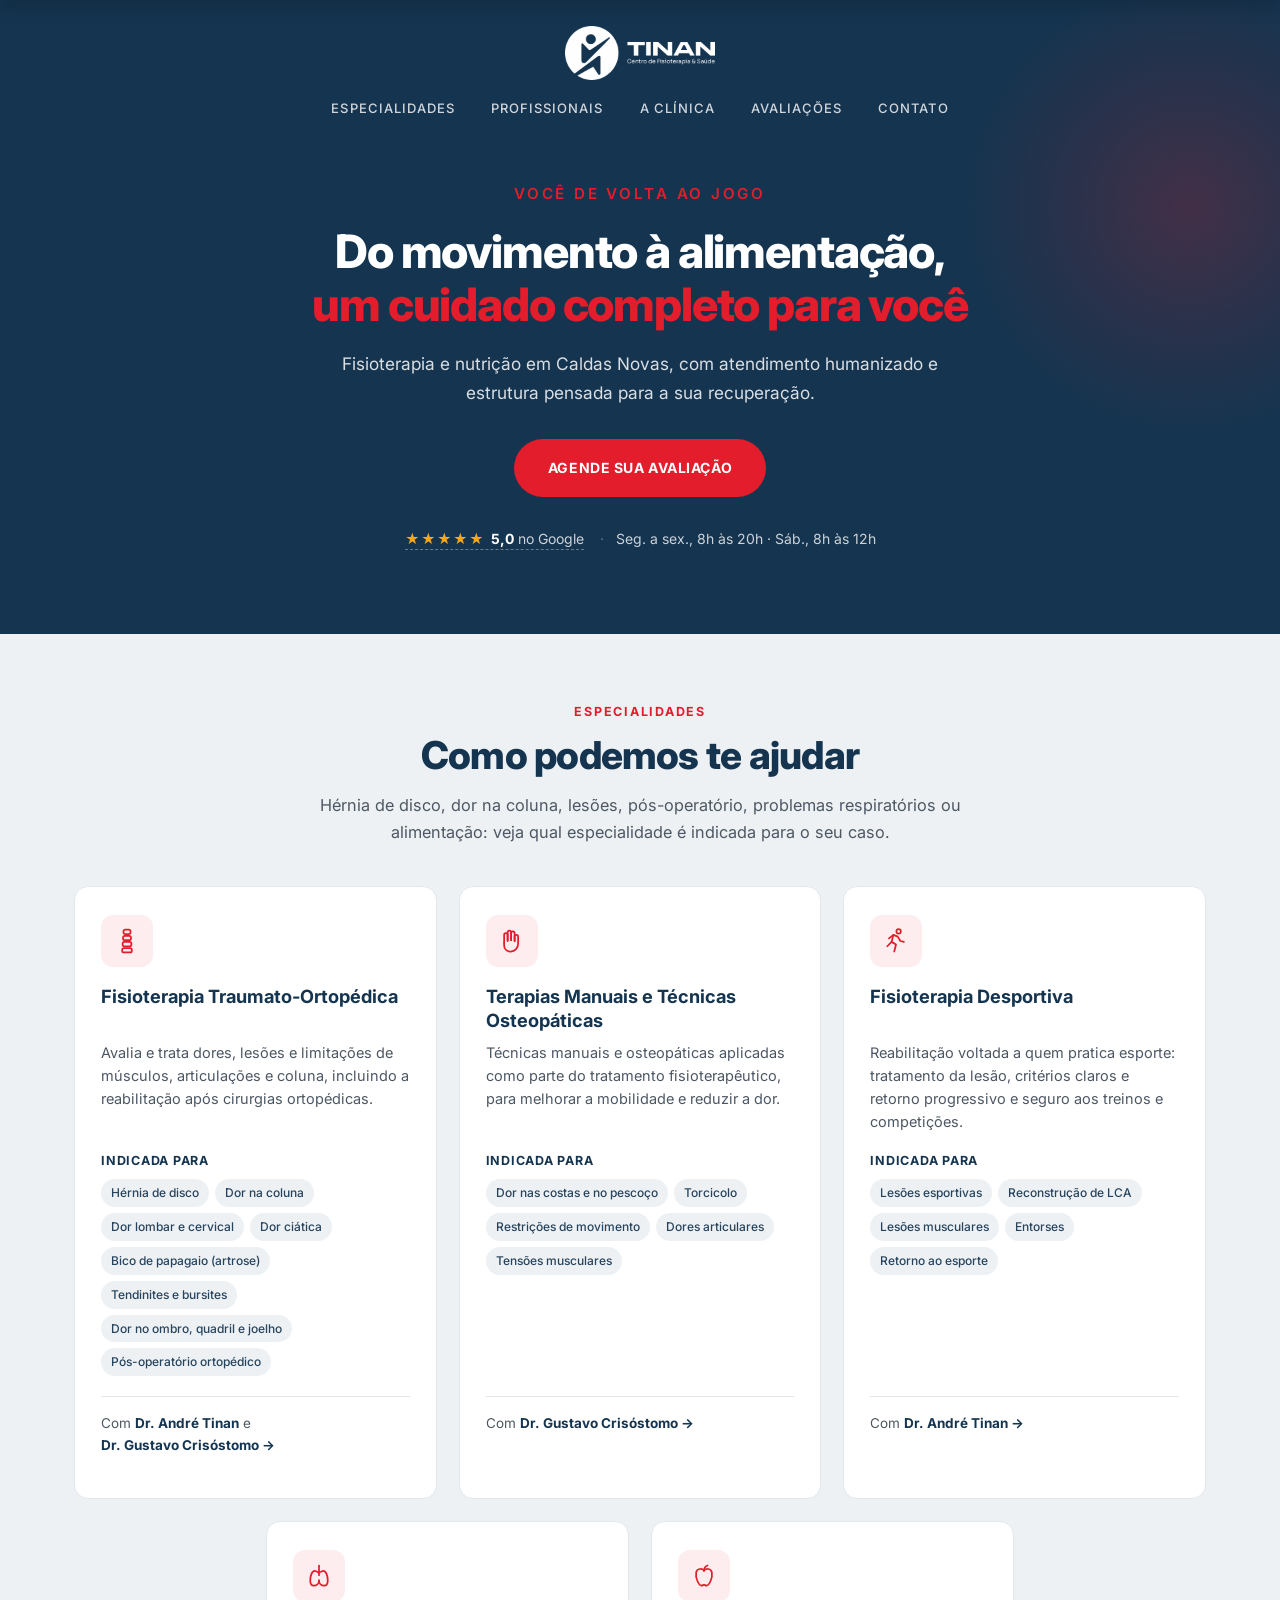
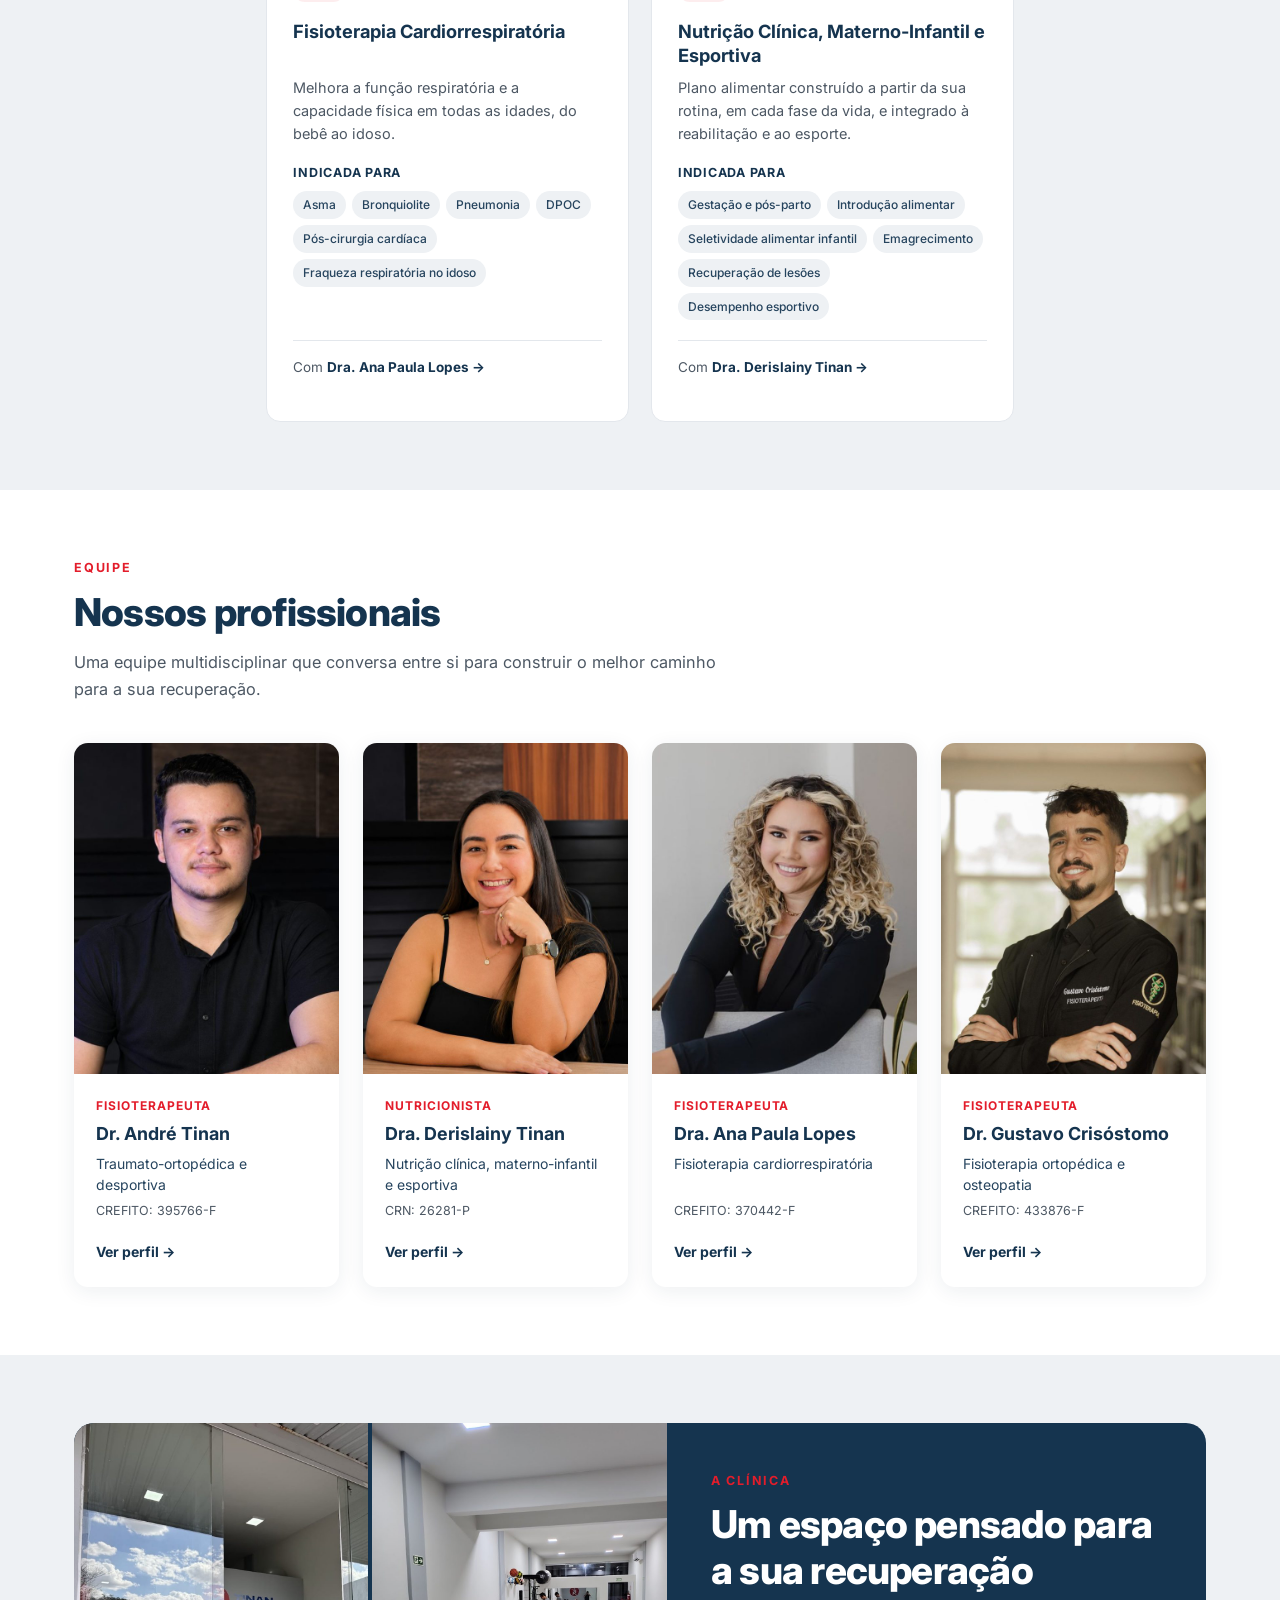
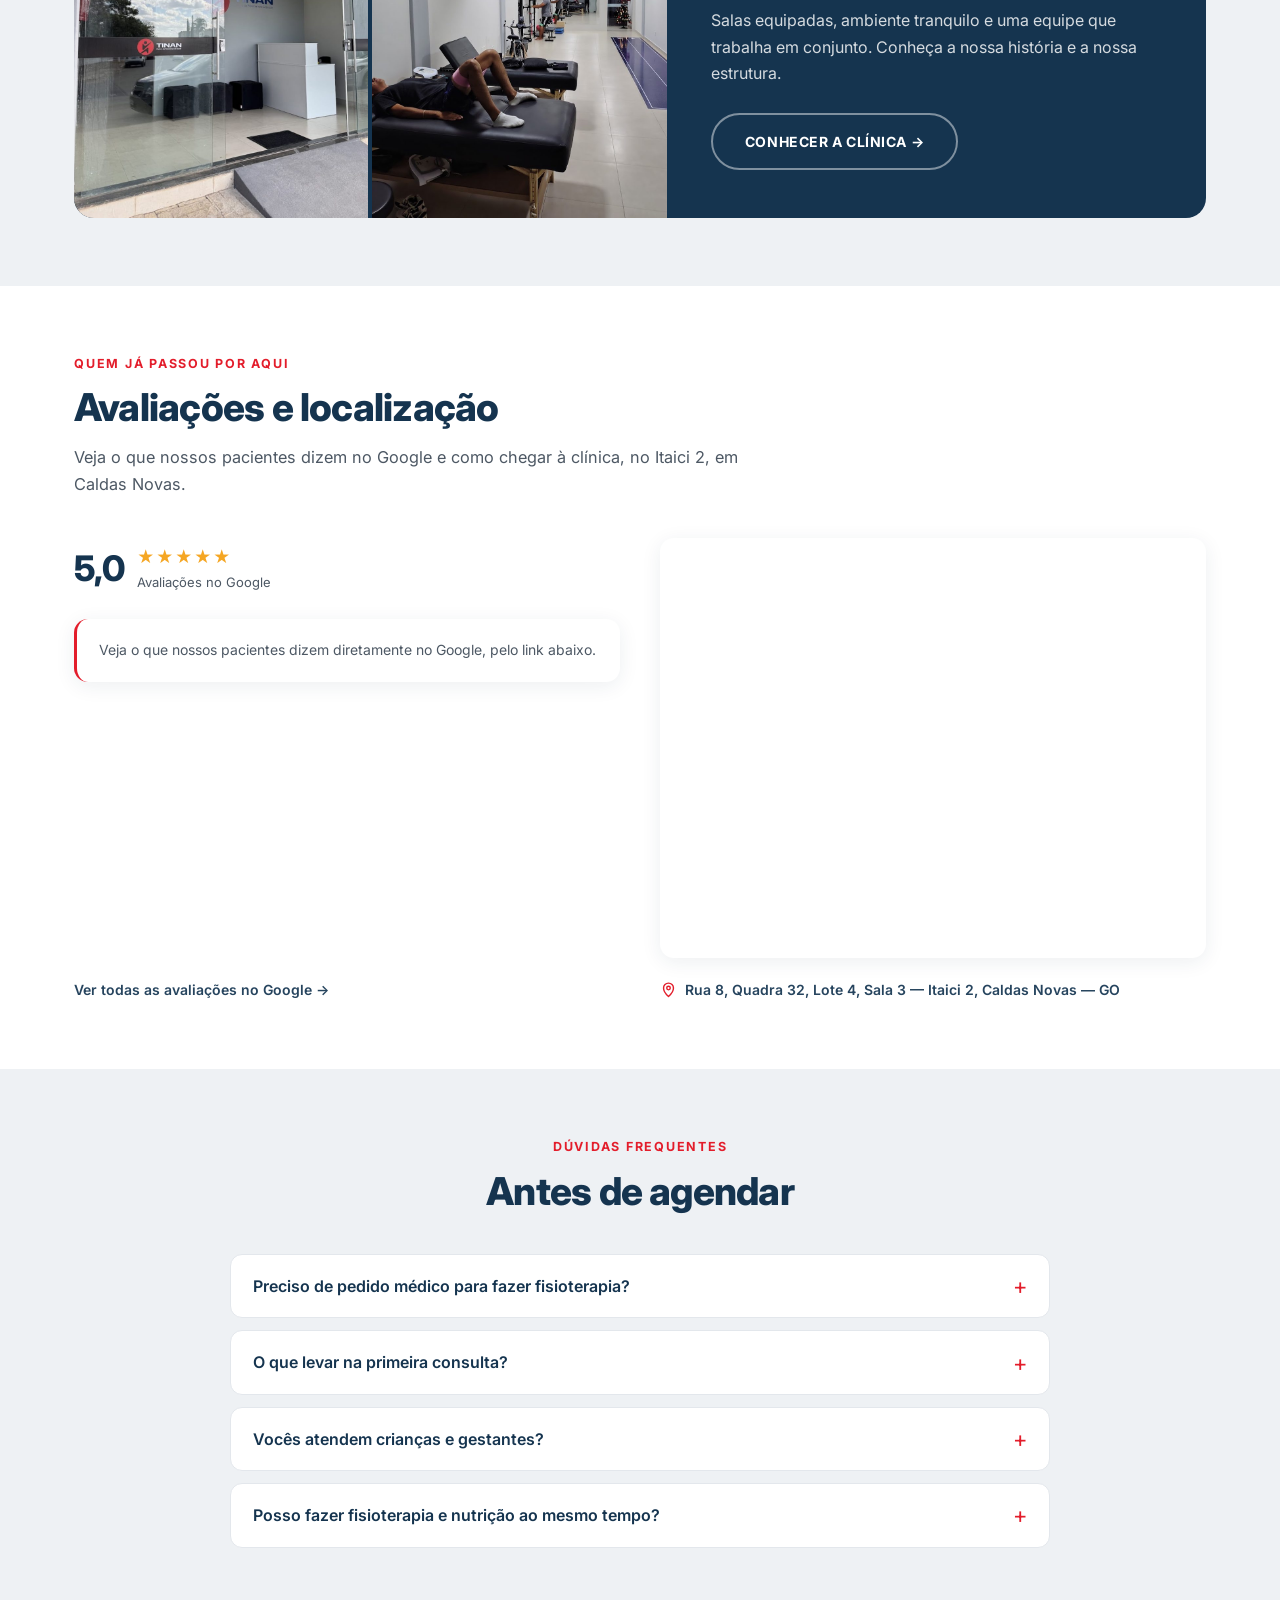
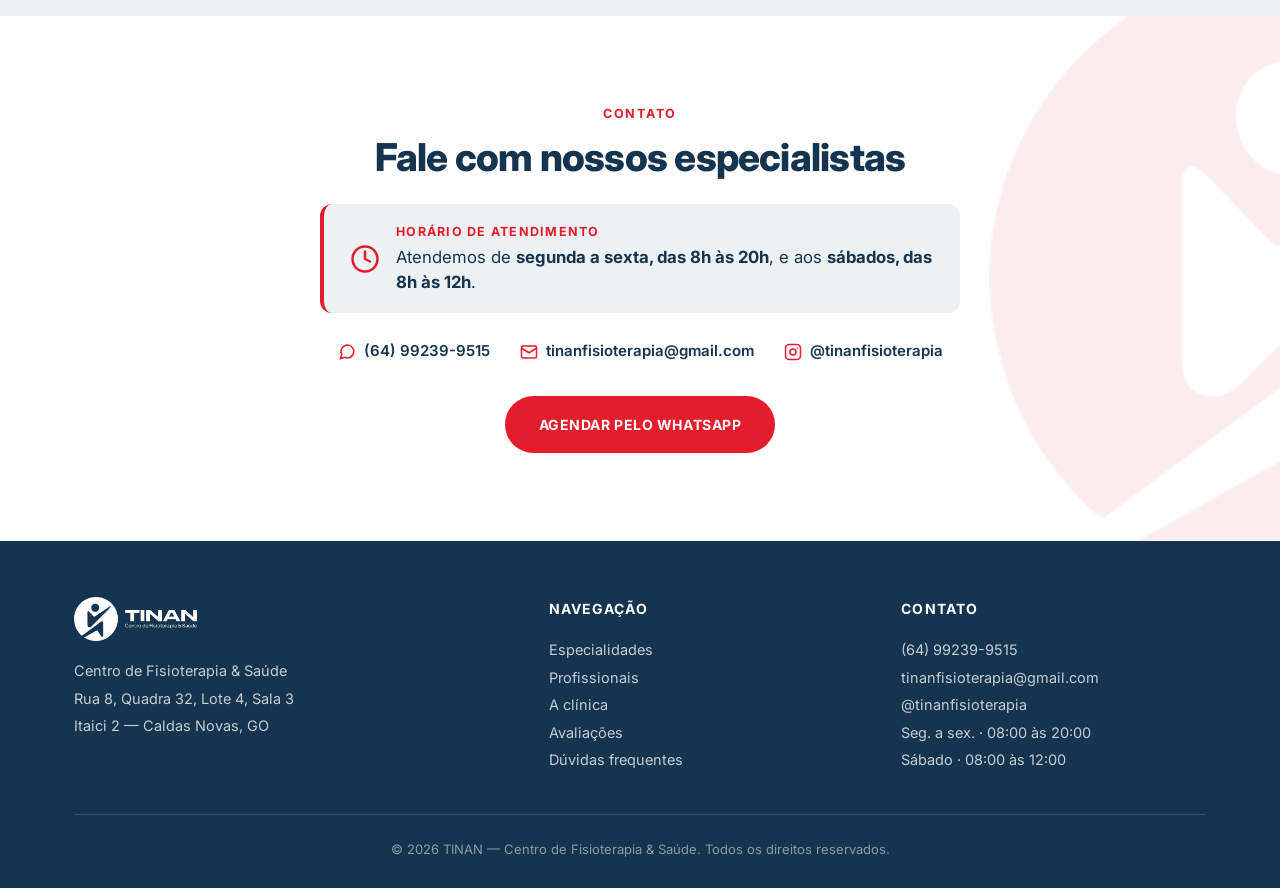
<file: index.html>
<!DOCTYPE html>
<html lang="pt-BR">
<head>
  <meta charset="UTF-8">
  <meta name="viewport" content="width=device-width, initial-scale=1.0">
  <title>Fisioterapia em Caldas Novas: hérnia de disco, dor na coluna e lesões | TINAN</title>
  <meta name="description" content="Fisioterapia em Caldas Novas (GO) para hérnia de disco, dor na coluna, lesões esportivas e pós-operatório, além de fisioterapia respiratória, técnicas osteopáticas e nutrição. Agende pelo WhatsApp.">
  <link rel="canonical" href="https://tinan.com.br/">
  <link rel="icon" href="imagens/logo-tinancirculo.png">

  <!-- Compartilhamento (WhatsApp, Instagram, Facebook) -->
  <meta property="og:type" content="website">
  <meta property="og:locale" content="pt_BR">
  <meta property="og:title" content="TINAN — Centro de Fisioterapia &amp; Saúde em Caldas Novas">
  <meta property="og:description" content="Fisioterapia, osteopatia e nutrição em um só lugar. Agende sua avaliação.">
  <meta property="og:url" content="https://tinan.com.br/">
  <meta property="og:image" content="https://tinan.com.br/imagens/fachada-clinica.jpeg">

  <link rel="preconnect" href="https://fonts.googleapis.com">
  <link rel="preconnect" href="https://fonts.gstatic.com" crossorigin>
  <link href="https://fonts.googleapis.com/css2?family=Inter:wght@400;500;600;700;800&display=swap" rel="stylesheet">
  <style>
/* 1. VARIÁVEIS DA MARCA */
:root {
  --azul:        #15344F;
  --azul-medio:  #26445E;
  --azul-escuro: #0F2438;
  --vermelho:    #E31D2B;
  --vermelho-escuro: #C2141F;
  --fundo:       #EEF1F4;
  --branco:      #FFFFFF;
  --texto:       #2B2B2B;
  --texto-suave: #4D5864;
  --borda:       #E3E7EC;
  --whats:       #25D366;
  --fonte: 'Inter', -apple-system, BlinkMacSystemFont, 'Segoe UI', sans-serif;
  --largura: 1180px;
  --raio: 14px;
  --sombra: 0 4px 20px rgba(21, 52, 79, 0.08);
  --sombra-forte: 0 16px 40px rgba(21, 52, 79, 0.16);
}

/* 2. RESET E BASE */
* { margin: 0; padding: 0; box-sizing: border-box; }
html { scroll-behavior: smooth; scroll-padding-top: 76px; }
body {
  font-family: var(--fonte);
  color: var(--texto);
  background: var(--fundo);
  line-height: 1.65;
  -webkit-font-smoothing: antialiased;
}
img { max-width: 100%; display: block; }
a { text-decoration: none; color: inherit; }
:focus-visible { outline: 3px solid var(--vermelho); outline-offset: 3px; border-radius: 4px; }

.container {
  width: 100%;
  max-width: var(--largura);
  margin: 0 auto;
  padding: 0 24px;
}

/* 3. TOPO */
.topo { background: var(--azul); position: relative; overflow: hidden; }

.header { padding: 26px 0 0; position: relative; z-index: 10; }
.header .container {
  display: flex;
  flex-direction: column;
  align-items: center;
  gap: 18px;
}
.logo img { height: 54px; width: auto; }

.nav {
  display: flex;
  align-items: center;
  justify-content: center;
  flex-wrap: wrap;
  gap: 10px 36px;
  padding-bottom: 18px;
}
.nav a {
  color: rgba(255, 255, 255, 0.8);
  font-size: 13px;
  font-weight: 500;
  letter-spacing: 0.08em;
  text-transform: uppercase;
  white-space: nowrap;
  transition: color .2s;
}
.nav a:hover, .nav a[aria-current="page"] { color: var(--branco); }
.nav a[aria-current="page"] { box-shadow: 0 2px 0 var(--vermelho); }

/* Barra fixa que aparece depois do scroll */
.barra-fixa {
  position: fixed;
  top: 0; left: 0; right: 0;
  z-index: 1000;
  background: var(--azul);
  box-shadow: 0 4px 20px rgba(0, 0, 0, 0.18);
  transform: translateY(-100%);
  transition: transform .3s ease;
}
.barra-fixa.visivel { transform: translateY(0); }
.barra-fixa .container {
  display: flex;
  align-items: center;
  justify-content: space-between;
  gap: 16px;
  padding-top: 10px;
  padding-bottom: 10px;
}
.barra-fixa img { height: 36px; width: auto; }
.barra-fixa .nav-compacta { display: flex; gap: 26px; }
.barra-fixa .nav-compacta a {
  color: rgba(255,255,255,.8);
  font-size: 12.5px;
  font-weight: 500;
  letter-spacing: .06em;
  text-transform: uppercase;
}
.barra-fixa .nav-compacta a:hover { color: var(--branco); }
.barra-fixa .btn { padding: 10px 22px; font-size: 12.5px; }

/* 4. BOTÕES */
.btn {
  display: inline-flex;
  align-items: center;
  justify-content: center;
  gap: 10px;
  padding: 15px 32px;
  border-radius: 999px;
  font-weight: 700;
  font-size: 14px;
  letter-spacing: 0.04em;
  text-transform: uppercase;
  transition: transform .2s, box-shadow .2s, background .2s;
  border: 2px solid transparent;
  cursor: pointer;
}
.btn svg { width: 18px; height: 18px; flex: none; }
.btn-primario { background: var(--vermelho); color: var(--branco); }
.btn-primario:hover {
  background: var(--vermelho-escuro);
  transform: translateY(-2px);
  box-shadow: 0 8px 24px rgba(227, 29, 43, 0.32);
}
.btn-contorno { border-color: rgba(255,255,255,.45); color: var(--branco); }
.btn-contorno:hover { border-color: var(--branco); background: rgba(255,255,255,.08); }

/* 5. HERO */
.hero {
  color: var(--branco);
  padding: 44px 0 84px;
  position: relative;
  text-align: center;
}
.hero::after {
  content: "";
  position: absolute;
  right: -140px; top: -160px;
  width: 460px; height: 460px;
  border-radius: 50%;
  background: radial-gradient(circle, rgba(227,29,43,.22), transparent 70%);
  pointer-events: none;
}
.hero-conteudo { max-width: 860px; margin: 0 auto; position: relative; z-index: 2; }
.slogan {
  display: block;
  font-size: 0.95rem;
  letter-spacing: 0.18em;
  text-transform: uppercase;
  color: var(--vermelho);
  font-weight: 600;
  margin-bottom: 18px;
}
.hero h1 {
  font-size: clamp(1.75rem, 3.6vw, 2.9rem);
  line-height: 1.15;
  font-weight: 800;
  letter-spacing: -0.025em;
  margin-bottom: 20px;
}
.hero h1 span { color: var(--vermelho); }
.hero .subtitulo {
  font-size: 1.08rem;
  color: rgba(255, 255, 255, 0.84);
  margin: 0 auto 32px;
  max-width: 640px;
}

/* Nota do Google clicável */
.link-google { cursor: pointer; transition: opacity .2s; }
.hero-confianca-simples .link-google { border-bottom: 1px dashed rgba(255,255,255,.35); padding-bottom: 2px; }
.hero-confianca-simples .link-google:hover { border-bottom-color: #fff; }
.avaliacoes-cabecalho.link-google { align-self: flex-start; border-radius: 10px; padding: 6px 10px; margin-left: -10px; }
.avaliacoes-cabecalho.link-google:hover { background: var(--fundo); }

/* 6. SEÇÕES */
.secao { padding: 68px 0; }
.secao-branca { background: var(--branco); }
.secao-cabeca { max-width: 680px; margin-bottom: 40px; }
.secao-cabeca.centro { margin-left: auto; margin-right: auto; text-align: center; }
.secao-rotulo {
  display: block;
  color: var(--vermelho);
  font-size: 12.5px;
  font-weight: 700;
  letter-spacing: .14em;
  text-transform: uppercase;
  margin-bottom: 10px;
}
.secao-titulo {
  font-size: clamp(1.7rem, 3.2vw, 2.4rem);
  color: var(--azul);
  font-weight: 800;
  letter-spacing: -0.02em;
  line-height: 1.2;
  margin-bottom: 14px;
}
.secao-sub { color: var(--texto-suave); font-size: 1.02rem; }

/* 7. ÁREAS DE ATUAÇÃO (por queixa) */
.areas {
  display: grid;
  grid-template-columns: repeat(3, 1fr);
  gap: 22px;
}
.area-card {
  background: var(--branco);
  border: 1px solid var(--borda);
  border-radius: var(--raio);
  padding: 28px 26px 24px;
  display: flex;
  flex-direction: column;
  transition: transform .25s, box-shadow .25s, border-color .25s;
}
.area-card:hover { transform: translateY(-4px); box-shadow: var(--sombra-forte); border-color: transparent; }
.area-icone {
  width: 52px; height: 52px;
  border-radius: 12px;
  background: rgba(227, 29, 43, .08);
  color: var(--vermelho);
  display: grid;
  place-items: center;
  margin-bottom: 18px;
}
.area-icone svg { width: 28px; height: 28px; }
.area-card h3 { color: var(--azul); font-size: 1.14rem; font-weight: 700; line-height: 1.3; margin-bottom: 8px; }
.area-card p { color: var(--texto-suave); font-size: 14.5px; line-height: 1.6; margin-bottom: 18px; }
.area-card .area-tags { display: flex; flex-wrap: wrap; gap: 6px; margin-bottom: 20px; }
.area-card .area-tags li {
  list-style: none;
  font-size: 12px;
  font-weight: 500;
  color: var(--azul-medio);
  background: var(--fundo);
  padding: 4px 10px;
  border-radius: 999px;
}
.area-card .area-com {
  margin-top: auto;
  padding-top: 16px;
  border-top: 1px solid var(--borda);
  font-size: 13.5px;
  color: var(--texto-suave);
}
.area-card .area-com a { color: var(--azul); font-weight: 700; white-space: nowrap; }
.area-card .area-com a:hover { color: var(--vermelho); }

/* 7b. ESPECIALIDADES — 5 cards (3 em cima, 2 centralizados embaixo) */
.especialidades { display: grid; grid-template-columns: repeat(6, 1fr); gap: 22px; }
.especialidades .area-card {
  grid-column: span 2;
  /* subgrid: cada parte do card fica na mesma linha dos cards vizinhos */
  display: grid;
  grid-row: span 6;
  grid-template-rows: subgrid;
  row-gap: 0;
  align-content: start;
}
.especialidades .area-card > * { align-self: start; }
.especialidades .area-card .area-com { margin-top: 0; }
.especialidades .area-card .area-tags { align-content: flex-start; }
.especialidades .area-card:nth-child(4) { grid-column: 2 / span 2; }
.especialidades .area-card:nth-child(5) { grid-column: 4 / span 2; }
@supports not (grid-template-rows: subgrid) {
  .especialidades .area-card { display: flex; grid-row: auto; }
  .especialidades .area-card .area-com { margin-top: auto; }
}
.area-card .area-indicada { font-size: 12.5px; font-weight: 700; color: var(--azul); text-transform: uppercase; letter-spacing: .06em; margin-bottom: 8px; }
.hero-confianca-simples { margin-top: 30px; font-size: 14px; color: rgba(255,255,255,.78); }
.hero-confianca-simples .estrelas { color: #F5A623; letter-spacing: 1px; margin-right: 6px; }
.hero-confianca-simples strong { color: #fff; }
.hero-confianca-simples .sep { margin: 0 12px; opacity: .4; }

/* 8. CARDS DOS PROFISSIONAIS — alinhamento uniforme */
.cards-profissionais {
  display: grid;
  grid-template-columns: repeat(4, 1fr);
  gap: 24px;
  align-items: stretch;
}
.card-profissional {
  background: var(--branco);
  border-radius: var(--raio);
  overflow: hidden;
  box-shadow: var(--sombra);
  transition: transform .25s, box-shadow .25s;
  display: flex;
  flex-direction: column;
  height: 100%;
}
.card-profissional:hover { transform: translateY(-6px); box-shadow: var(--sombra-forte); }
.card-foto { aspect-ratio: 4 / 5; overflow: hidden; background: var(--borda); }
.card-foto img {
  width: 100%; height: 100%;
  object-fit: cover;
  object-position: center;
  transition: transform .4s;
}
.card-profissional:hover .card-foto img { transform: scale(1.03); }
.card-profissional-info {
  flex: 1;
  display: flex;
  flex-direction: column;
  padding: 22px 22px 24px;
}
.card-profissional-info .especialidade {
  color: var(--vermelho);
  font-size: 12px;
  font-weight: 700;
  text-transform: uppercase;
  letter-spacing: .08em;
  margin-bottom: 6px;
}
.card-profissional-info h3 {
  color: var(--azul);
  font-size: 1.12rem;
  font-weight: 700;
  line-height: 1.3;
  margin-bottom: 8px;
}
.card-profissional-info .area {
  color: var(--azul-medio);
  font-size: 14px;
  line-height: 1.5;
  min-height: 3em;           /* reserva 2 linhas: todos os cards ficam iguais */
  margin-bottom: 6px;
}
.card-profissional-info .registro { color: var(--texto-suave); font-size: 12.5px; }
.card-profissional-info .ver-perfil {
  margin-top: auto;          /* empurra o link para a base do card */
  padding-top: 18px;
  color: var(--azul);
  font-size: 14px;
  font-weight: 700;
}
.card-profissional:hover .ver-perfil { color: var(--vermelho); }

/* 10. FAIXA "CONHEÇA A CLÍNICA" */
.faixa-clinica {
  display: grid;
  grid-template-columns: 1.1fr 1fr;
  gap: 0;
  background: var(--azul);
  border-radius: 20px;
  overflow: hidden;
  color: var(--branco);
}
.faixa-clinica-fotos { display: grid; grid-template-columns: 1fr 1fr; gap: 4px; min-height: 340px; }
.faixa-clinica-fotos img { width: 100%; height: 100%; object-fit: cover; }
.faixa-clinica-texto { padding: 48px 44px; display: flex; flex-direction: column; justify-content: center; }
.faixa-clinica-texto .secao-titulo { color: var(--branco); }
.faixa-clinica-texto p { color: rgba(255,255,255,.82); margin-bottom: 26px; }
.faixa-clinica-texto .btn { align-self: flex-start; }

/* 11. MAPA E AVALIAÇÕES */
.mapa-avaliacoes {
  display: grid;
  grid-template-columns: 1fr 1fr;
  gap: 40px;
  align-items: stretch;
}
.mapa-bloco {
  border-radius: var(--raio);
  overflow: hidden;
  box-shadow: var(--sombra);
  background: var(--branco);
  display: flex;
  min-height: 420px;
}
.mapa-bloco iframe { width: 100%; min-height: 420px; border: 0; display: block; flex: 1; }
.avaliacoes-bloco { display: flex; flex-direction: column; gap: 16px; }
.avaliacoes-cabecalho { display: flex; align-items: center; gap: 12px; margin-bottom: 4px; }
.avaliacoes-nota { font-size: 2.2rem; font-weight: 800; color: var(--azul); line-height: 1; }
.avaliacoes-estrelas { color: #F5A623; font-size: 1.05rem; letter-spacing: 2px; }
.avaliacoes-total { color: var(--texto-suave); font-size: 13px; }
#avaliacoes-lista { display: flex; flex-direction: column; gap: 14px; flex: 1; }
.avaliacao-card {
  background: var(--branco);
  border-radius: var(--raio);
  padding: 20px 22px;
  box-shadow: var(--sombra);
  border-left: 3px solid var(--vermelho);
}
.avaliacao-card .autor { font-weight: 700; color: var(--azul); font-size: 14px; margin-bottom: 2px; }
.avaliacao-card .estrelas { color: #F5A623; font-size: 13px; letter-spacing: 1px; margin-bottom: 6px; }
.avaliacao-card .texto { color: var(--texto-suave); font-size: 14px; line-height: 1.6; }
.avaliacao-card .quando { color: #8A96A3; font-size: 12px; margin-top: 8px; }
.avaliacoes-link { color: var(--azul-medio); font-weight: 600; font-size: 14px; margin-top: 4px; }
.avaliacoes-link:hover { color: var(--vermelho); }

/* 12. PERGUNTAS FREQUENTES */
.faq { max-width: 820px; margin: 0 auto; display: flex; flex-direction: column; gap: 12px; }
.faq details {
  background: var(--branco);
  border: 1px solid var(--borda);
  border-radius: 12px;
  padding: 0 22px;
}
.faq summary {
  cursor: pointer;
  list-style: none;
  padding: 18px 30px 18px 0;
  font-weight: 600;
  color: var(--azul);
  position: relative;
}
.faq summary::-webkit-details-marker { display: none; }
.faq summary::after {
  content: "+";
  position: absolute;
  right: 0; top: 50%;
  transform: translateY(-50%);
  font-size: 1.4rem;
  font-weight: 400;
  color: var(--vermelho);
}
.faq details[open] summary::after { content: "–"; }
.faq details p { color: var(--texto-suave); font-size: 15px; padding-bottom: 20px; }

/* 13. CONTATO */
#contato { position: relative; overflow: hidden; text-align: center; }
#contato .container { position: relative; z-index: 1; }

/* 14. RODAPÉ */
.footer { background: var(--azul); color: rgba(255, 255, 255, 0.75); padding: 56px 0 28px; }
.footer-grid { display: grid; grid-template-columns: 1.4fr 1fr 1fr; gap: 48px; margin-bottom: 40px; }
.footer h4 { color: var(--branco); font-size: 14px; margin-bottom: 16px; text-transform: uppercase; letter-spacing: .08em; }
.footer p, .footer a { font-size: 14.5px; line-height: 1.9; display: block; }
.footer a:hover { color: var(--branco); }
.footer-logo { height: 44px; width: auto; margin-bottom: 16px; }
.footer-base {
  border-top: 1px solid rgba(255, 255, 255, 0.14);
  padding-top: 24px;
  font-size: 13px;
  text-align: center;
  color: rgba(255, 255, 255, 0.5);
}

/* 15. BOTÃO FLUTUANTE DO WHATSAPP */
.whats-flutuante {
  position: fixed;
  right: 20px; bottom: 20px;
  z-index: 1100;
  width: 60px; height: 60px;
  border-radius: 50%;
  background: var(--whats);
  color: #fff;
  display: grid;
  place-items: center;
  box-shadow: 0 8px 24px rgba(0,0,0,.25);
  transition: transform .2s;
}
.whats-flutuante:hover { transform: scale(1.07); }
@media (min-width: 981px) { .whats-flutuante { display: none; } }
.whats-flutuante svg { width: 32px; height: 32px; }

/* 17. RESPONSIVO */
@media (max-width: 980px) {
  #contato::before { background-position: right -220px center; opacity: .05; }
  .areas { grid-template-columns: repeat(2, 1fr); }
  .especialidades { grid-template-columns: repeat(2, 1fr); }
  .especialidades .area-card, .especialidades .area-card:nth-child(4), .especialidades .area-card:nth-child(5) { grid-column: auto; }
  .especialidades .area-card:nth-child(5) { grid-column: 1 / -1; }
  .cards-profissionais { grid-template-columns: repeat(2, 1fr); }
  .faixa-clinica { grid-template-columns: 1fr; }
  .faixa-clinica-fotos { min-height: 260px; }
  .mapa-avaliacoes { grid-template-columns: 1fr; }
  .mapa-bloco, .mapa-bloco iframe { min-height: 320px; }
  .footer-grid { grid-template-columns: 1fr 1fr; }
  .barra-fixa .nav-compacta { display: none; }
}
@media (max-width: 640px) {
  .header { padding: 20px 0 0; }
  .logo img { height: 42px; }
  .nav { gap: 8px 20px; }
  .nav a { font-size: 11.5px; letter-spacing: 0.05em; }
  .hero { padding: 28px 0 56px; }
  .hero .subtitulo { font-size: 1rem; }
  .secao { padding: 56px 0; }
  .areas { grid-template-columns: 1fr; }
  .especialidades { grid-template-columns: 1fr; }
  .especialidades .area-card { display: flex; grid-row: auto; }
  .hero-confianca-simples .sep { display: block; height: 4px; font-size: 0; }
  .cards-profissionais { grid-template-columns: 1fr 1fr; gap: 14px; }
  .card-profissional-info { padding: 14px 14px 16px; }
  .card-profissional-info h3 { font-size: .98rem; min-height: 2.6em; }
  .card-profissional-info .area { font-size: 12.5px; min-height: 4.5em; }
  .card-profissional-info .especialidade { font-size: 10.5px; }
  .faixa-clinica-texto { padding: 34px 24px; }
  .footer-grid { grid-template-columns: 1fr; gap: 32px; }
  .mapa-bloco, .mapa-bloco iframe { min-height: 280px; }
  .whats-flutuante { width: 54px; height: 54px; right: 16px; bottom: 16px; }
}
@media (prefers-reduced-motion: reduce) {
  html { scroll-behavior: auto; }
  * { transition: none !important; }
}

/* Contato: símbolo da marca como marca d'água ocupando a seção */
#contato { padding: 88px 0; }
#contato::before {
  content: "";
  position: absolute;
  inset: 0;
  /* símbolo grande, cortado na borda direita, sem passar por trás do texto */
  background: url("imagens/logo-simbolo.png") right -340px center / auto 120% no-repeat;
  opacity: 0.07;
  pointer-events: none;
}
.horario-destaque {
  display: inline-flex;
  align-items: center;
  gap: 16px;
  text-align: left;
  background: var(--fundo);
  border-left: 4px solid var(--vermelho);
  border-radius: 12px;
  padding: 18px 26px;
  margin: 10px auto 26px;
  max-width: 640px;
}
.horario-destaque > svg { width: 30px; height: 30px; color: var(--vermelho); flex: none; }
.horario-rotulo { font-size: 12.5px; font-weight: 700; letter-spacing: .1em; text-transform: uppercase; color: var(--vermelho); margin-bottom: 2px; }
.horario-texto { color: var(--azul); font-size: 1.05rem; line-height: 1.5; }
.horario-texto strong { font-weight: 700; }
.contato-linha {
  display: flex;
  justify-content: center;
  flex-wrap: wrap;
  gap: 10px 30px;
  margin-bottom: 32px;
}
.contato-linha a { display: inline-flex; align-items: center; gap: 8px; color: var(--azul); font-weight: 600; font-size: 15px; }
.contato-linha a:hover { color: var(--vermelho); }
.contato-linha svg { width: 18px; height: 18px; color: var(--vermelho); }

/* Endereço abaixo do mapa, alinhado ao link das avaliações */
.mapa-coluna { display: flex; flex-direction: column; gap: 16px; }
.mapa-coluna .mapa-bloco { flex: 1; }
.mapa-endereco { display: inline-flex; align-items: center; gap: 8px; color: var(--azul-medio); font-weight: 600; font-size: 14px; margin-top: 4px; line-height: 1.65; }
.mapa-endereco:hover { color: var(--vermelho); }
.mapa-endereco svg { width: 17px; height: 17px; color: var(--vermelho); flex: none; }
@media (max-width: 640px) {
  #contato { padding: 60px 0; }
  #contato::before { display: none; }
  .horario-destaque { padding: 16px 18px; }
  .contato-linha { flex-direction: column; align-items: center; }
}

  </style>

  <!-- Dados estruturados: ajudam o Google a mostrar a clínica na busca local -->
  <script type="application/ld+json">
  {
    "@context": "https://schema.org",
    "@type": "MedicalClinic",
    "name": "TINAN — Centro de Fisioterapia & Saúde",
    "url": "https://tinan.com.br/",
    "image": "https://tinan.com.br/imagens/fachada-clinica.jpeg",
    "logo": "https://tinan.com.br/imagens/logo-tinancirculo.png",
    "telephone": "+55-64-99239-9515",
    "email": "tinanfisioterapia@gmail.com",
    "medicalSpecialty": ["PhysicalTherapy", "Musculoskeletal", "Pulmonary", "DietNutrition", "SportsMedicine"],
    "address": {
      "@type": "PostalAddress",
      "streetAddress": "Rua 8, Quadra 32, Lote 4, Sala 3 — Itaici 2",
      "addressLocality": "Caldas Novas",
      "addressRegion": "GO",
      "addressCountry": "BR"
    },
    "geo": { "@type": "GeoCoordinates", "latitude": -17.76178, "longitude": -48.61947 },
    "openingHoursSpecification": [
      { "@type": "OpeningHoursSpecification", "dayOfWeek": ["Monday","Tuesday","Wednesday","Thursday","Friday"], "opens": "08:00", "closes": "20:00" },
      { "@type": "OpeningHoursSpecification", "dayOfWeek": "Saturday", "opens": "08:00", "closes": "12:00" }
    ],
    "sameAs": ["https://instagram.com/tinanfisioterapia"]
  }
  </script>
</head>
<body>

  <!-- Barra fixa: aparece depois do scroll -->
  <div class="barra-fixa" id="barraFixa">
    <div class="container">
      <a href="index.html" aria-label="Voltar para o início">
        <img src="imagens/logo-tinanbranco.png" alt="TINAN">
      </a>
      <nav class="nav-compacta" aria-label="Navegação rápida">
        <a href="#especialidades">Especialidades</a>
        <a href="#profissionais">Profissionais</a>
        <a href="clinica.html">A clínica</a>
        <a href="#avaliacoes">Avaliações</a>
      </nav>
      <a href="https://wa.me/5564992399515?text=Ol%C3%A1%2C%20venho%20atrav%C3%A9s%20do%20site%20e%20gostaria%20de%20marcar%20uma%20avalia%C3%A7%C3%A3o" class="btn btn-primario" target="_blank" rel="noopener">Agendar</a>
    </div>
  </div>

  <!-- ===== TOPO ===== -->
  <div class="topo">
    <header class="header">
      <div class="container">
        <a href="index.html" class="logo" aria-label="Voltar para o início">
          <img src="imagens/logo-tinanbranco.png" alt="TINAN — Centro de Fisioterapia &amp; Saúde">
        </a>
        <nav class="nav" aria-label="Navegação principal">
          <a href="#especialidades">Especialidades</a>
          <a href="#profissionais">Profissionais</a>
          <a href="clinica.html">A clínica</a>
          <a href="#avaliacoes">Avaliações</a>
          <a href="#contato">Contato</a>
        </nav>
      </div>
    </header>

    <section class="hero">
      <div class="container">
        <div class="hero-conteudo">
          <span class="slogan">Você de volta ao jogo</span>
          <h1>Do movimento à alimentação,<br> <span>um cuidado completo para você</span></h1>
          <p class="subtitulo">Fisioterapia e nutrição em Caldas Novas, com atendimento humanizado e estrutura pensada para a sua recuperação.</p>
          <a href="https://wa.me/5564992399515?text=Ol%C3%A1%2C%20venho%20atrav%C3%A9s%20do%20site%20e%20gostaria%20de%20marcar%20uma%20avalia%C3%A7%C3%A3o" class="btn btn-primario" target="_blank" rel="noopener">Agende sua avaliação</a>
          <p class="hero-confianca-simples">
            <a class="link-google" href="https://www.google.com/maps/place/?q=place_id:ChIJxSw_b6Exp5QRbg7ym0j9rUc" target="_blank" rel="noopener" aria-label="Ver avaliações da TINAN no Google Maps"><span class="estrelas" aria-hidden="true">★★★★★</span><strong id="hero-nota">5,0</strong> no Google</a>
            <span class="sep">·</span>Seg. a sex., 8h às 20h · Sáb., 8h às 12h
          </p>
        </div>
      </div>
    </section>
  </div>

  <!-- ===== ESPECIALIDADES ===== -->
  <section class="secao" id="especialidades">
    <div class="container">
      <div class="secao-cabeca centro">
        <span class="secao-rotulo">Especialidades</span>
        <h2 class="secao-titulo">Como podemos te ajudar</h2>
        <p class="secao-sub">Hérnia de disco, dor na coluna, lesões, pós-operatório, problemas respiratórios ou alimentação: veja qual especialidade é indicada para o seu caso.</p>
      </div>
      <div class="areas especialidades">
        <article class="area-card">
          <div class="area-icone"><svg viewBox="0 0 32 32" fill="none" stroke="currentColor" stroke-width="2" stroke-linecap="round" aria-hidden="true"><rect x="12" y="3" width="8" height="5" rx="2"/><rect x="11.5" y="10" width="9" height="5" rx="2"/><rect x="11" y="17" width="10" height="5" rx="2"/><rect x="10.5" y="24" width="11" height="5" rx="2"/></svg></div>
          <h3>Fisioterapia Traumato-Ortopédica</h3>
          <p>Avalia e trata dores, lesões e limitações de músculos, articulações e coluna, incluindo a reabilitação após cirurgias ortopédicas.</p>
          <p class="area-indicada">Indicada para</p>
          <ul class="area-tags"><li>Hérnia de disco</li><li>Dor na coluna</li><li>Dor lombar e cervical</li><li>Dor ciática</li><li>Bico de papagaio (artrose)</li><li>Tendinites e bursites</li><li>Dor no ombro, quadril e joelho</li><li>Pós-operatório ortopédico</li></ul>
          <p class="area-com">Com <a href="profissionais/andre.html">Dr. André Tinan</a> e <a href="profissionais/gustavo.html">Dr. Gustavo Crisóstomo&nbsp;→</a></p>
        </article>
        <article class="area-card">
          <div class="area-icone"><svg viewBox="0 0 32 32" fill="none" stroke="currentColor" stroke-width="2" stroke-linecap="round" stroke-linejoin="round" aria-hidden="true"><path d="M7 18V9a2 2 0 0 1 4 0v7"/><path d="M11 15V6a2 2 0 0 1 4 0v9"/><path d="M15 15V7a2 2 0 0 1 4 0v9"/><path d="M19 16v-5a2 2 0 0 1 4 0v8c0 5-3.5 9-8.5 9h-1C10 28 7 25 7 21v-3"/></svg></div>
          <h3>Terapias Manuais e Técnicas Osteopáticas</h3>
          <p>Técnicas manuais e osteopáticas aplicadas como parte do tratamento fisioterapêutico, para melhorar a mobilidade e reduzir a dor.</p>
          <p class="area-indicada">Indicada para</p>
          <ul class="area-tags"><li>Dor nas costas e no pescoço</li><li>Torcicolo</li><li>Restrições de movimento</li><li>Dores articulares</li><li>Tensões musculares</li></ul>
          <p class="area-com">Com <a href="profissionais/gustavo.html">Dr. Gustavo Crisóstomo&nbsp;→</a></p>
        </article>
        <article class="area-card">
          <div class="area-icone"><svg viewBox="0 0 32 32" fill="none" stroke="currentColor" stroke-width="2" stroke-linecap="round" stroke-linejoin="round" aria-hidden="true"><circle cx="19" cy="5" r="2.5"/><path d="M8 13l5-4 5 2 3 5 4 1"/><path d="M13 9l-2 8 5 3-2 8"/><path d="M11 17l-5 5"/></svg></div>
          <h3>Fisioterapia Desportiva</h3>
          <p>Reabilitação voltada a quem pratica esporte: tratamento da lesão, critérios claros e retorno progressivo e seguro aos treinos e competições.</p>
          <p class="area-indicada">Indicada para</p>
          <ul class="area-tags"><li>Lesões esportivas</li><li>Reconstrução de LCA</li><li>Lesões musculares</li><li>Entorses</li><li>Retorno ao esporte</li></ul>
          <p class="area-com">Com <a href="profissionais/andre.html">Dr. André Tinan&nbsp;→</a></p>
        </article>
        <article class="area-card">
          <div class="area-icone"><svg viewBox="0 0 32 32" fill="none" stroke="currentColor" stroke-width="2" stroke-linecap="round" stroke-linejoin="round" aria-hidden="true"><path d="M16 4v11"/><path d="M16 12c-2 0-3-2-5-2-3 0-5 6-5 11 0 4 2 6 4 6 3 0 6-2 6-6"/><path d="M16 12c2 0 3-2 5-2 3 0 5 6 5 11 0 4-2 6-4 6-3 0-6-2-6-6"/></svg></div>
          <h3>Fisioterapia Cardiorrespiratória</h3>
          <p>Melhora a função respiratória e a capacidade física em todas as idades, do bebê ao idoso.</p>
          <p class="area-indicada">Indicada para</p>
          <ul class="area-tags"><li>Asma</li><li>Bronquiolite</li><li>Pneumonia</li><li>DPOC</li><li>Pós-cirurgia cardíaca</li><li>Fraqueza respiratória no idoso</li></ul>
          <p class="area-com">Com <a href="profissionais/anapaula.html">Dra. Ana Paula Lopes&nbsp;→</a></p>
        </article>
        <article class="area-card">
          <div class="area-icone"><svg viewBox="0 0 32 32" fill="none" stroke="currentColor" stroke-width="2" stroke-linecap="round" stroke-linejoin="round" aria-hidden="true"><path d="M16 10c-2-3-8-3-9 2-1 6 3 15 6 15 1.5 0 2-1 3-1s1.5 1 3 1c3 0 7-9 6-15-1-5-7-5-9-2z"/><path d="M16 10c0-3 1-5 4-6"/></svg></div>
          <h3>Nutrição Clínica, Materno-Infantil e Esportiva</h3>
          <p>Plano alimentar construído a partir da sua rotina, em cada fase da vida, e integrado à reabilitação e ao esporte.</p>
          <p class="area-indicada">Indicada para</p>
          <ul class="area-tags"><li>Gestação e pós-parto</li><li>Introdução alimentar</li><li>Seletividade alimentar infantil</li><li>Emagrecimento</li><li>Recuperação de lesões</li><li>Desempenho esportivo</li></ul>
          <p class="area-com">Com <a href="profissionais/derislainy.html">Dra. Derislainy Tinan&nbsp;→</a></p>
        </article>
      </div>
    </div>
  </section>

  <!-- ===== PROFISSIONAIS ===== -->
  <section class="secao secao-branca" id="profissionais">
    <div class="container">
      <div class="secao-cabeca">
        <span class="secao-rotulo">Equipe</span>
        <h2 class="secao-titulo">Nossos profissionais</h2>
        <p class="secao-sub">Uma equipe multidisciplinar que conversa entre si para construir o melhor caminho para a sua recuperação.</p>
      </div>
      <div class="cards-profissionais">

        <a href="profissionais/andre.html" class="card-profissional">
          <div class="card-foto"><img src="imagens/profissional-andre-card.jpg" alt="Dr. André Luís Tinan Costa, fisioterapeuta" loading="lazy" width="640" height="800"></div>
          <div class="card-profissional-info">
            <p class="especialidade">Fisioterapeuta</p>
            <h3>Dr. André Tinan</h3>
            <p class="area">Traumato-ortopédica e desportiva</p>
            <p class="registro">CREFITO: 395766-F</p>
            <span class="ver-perfil">Ver perfil →</span>
          </div>
        </a>

        <a href="profissionais/derislainy.html" class="card-profissional">
          <div class="card-foto"><img src="imagens/profissional-derislainy-card.jpg" alt="Dra. Derislainy Tinan, nutricionista" loading="lazy" width="640" height="800"></div>
          <div class="card-profissional-info">
            <p class="especialidade">Nutricionista</p>
            <h3>Dra. Derislainy Tinan</h3>
            <p class="area">Nutrição clínica, materno-infantil e esportiva</p>
            <p class="registro">CRN: 26281-P</p>
            <span class="ver-perfil">Ver perfil →</span>
          </div>
        </a>

        <a href="profissionais/anapaula.html" class="card-profissional">
          <div class="card-foto"><img src="imagens/profissional-ana-card.jpg" alt="Dra. Ana Paula Moreira Gomes Lopes, fisioterapeuta" loading="lazy" width="640" height="800"></div>
          <div class="card-profissional-info">
            <p class="especialidade">Fisioterapeuta</p>
            <h3>Dra. Ana Paula Lopes</h3>
            <p class="area">Fisioterapia cardiorrespiratória</p>
            <p class="registro">CREFITO: 370442-F</p>
            <span class="ver-perfil">Ver perfil →</span>
          </div>
        </a>

        <a href="profissionais/gustavo.html" class="card-profissional">
          <div class="card-foto"><img src="imagens/profissional-gustavo-card.jpg" alt="Dr. Gustavo Crisóstomo, fisioterapeuta" loading="lazy" width="640" height="800"></div>
          <div class="card-profissional-info">
            <p class="especialidade">Fisioterapeuta</p>
            <h3>Dr. Gustavo Crisóstomo</h3>
            <p class="area">Fisioterapia ortopédica e osteopatia</p>
            <p class="registro">CREFITO: 433876-F</p>
            <span class="ver-perfil">Ver perfil →</span>
          </div>
        </a>

      </div>
    </div>
  </section>

  <!-- ===== CONHEÇA A CLÍNICA (leva à subpágina) ===== -->
  <section class="secao">
    <div class="container">
      <div class="faixa-clinica">
        <div class="faixa-clinica-fotos">
          <img src="imagens/ambiente-recepcao.jpeg" alt="Recepção da TINAN" loading="lazy">
          <img src="imagens/ambiente-01.jpeg" alt="Área de atendimento e reabilitação" loading="lazy">
        </div>
        <div class="faixa-clinica-texto">
          <span class="secao-rotulo">A clínica</span>
          <h2 class="secao-titulo">Um espaço pensado para a sua recuperação</h2>
          <p>Salas equipadas, ambiente tranquilo e uma equipe que trabalha em conjunto. Conheça a nossa história e a nossa estrutura.</p>
          <a href="clinica.html" class="btn btn-contorno">Conhecer a clínica →</a>
        </div>
      </div>
    </div>
  </section>

  <!-- ===== AVALIAÇÕES E MAPA ===== -->
  <section class="secao secao-branca" id="avaliacoes">
    <div class="container">
      <div class="secao-cabeca">
        <span class="secao-rotulo">Quem já passou por aqui</span>
        <h2 class="secao-titulo">Avaliações e localização</h2>
        <p class="secao-sub">Veja o que nossos pacientes dizem no Google e como chegar à clínica, no Itaici 2, em Caldas Novas.</p>
      </div>

      <div class="mapa-avaliacoes">
        <div class="avaliacoes-bloco">
          <a class="avaliacoes-cabecalho link-google" href="https://www.google.com/maps/place/?q=place_id:ChIJxSw_b6Exp5QRbg7ym0j9rUc" target="_blank" rel="noopener" aria-label="Ver avaliações da TINAN no Google Maps">
            <span class="avaliacoes-nota" id="avaliacoes-nota">5,0</span>
            <div>
              <div class="avaliacoes-estrelas" aria-hidden="true">★★★★★</div>
              <div class="avaliacoes-total" id="avaliacoes-total">Avaliações no Google</div>
            </div>
          </a>
          <div id="avaliacoes-lista"></div>
          <a href="https://www.google.com/maps/place/?q=place_id:ChIJxSw_b6Exp5QRbg7ym0j9rUc" target="_blank" rel="noopener" class="avaliacoes-link">Ver todas as avaliações no Google →</a>
        </div>

        <div class="mapa-coluna">
        <div class="mapa-bloco">
          <iframe
            src="https://www.google.com/maps/embed?pb=!1m18!1m12!1m3!1d3799.636031656362!2d-48.61947021238209!3d-17.761780739849282!2m3!1f0!2f0!3f0!3m2!1i1024!2i768!4f13.1!3m3!1m2!1s0x94a731a16f3f2cc5%3A0x47adfd489bf20e6e!2sTinan%20-%20Centro%20de%20Fisioterapia%20e%20Sa%C3%BAde!5e0!3m2!1spt-BR!2sbr!4v1794061381194!5m2!1spt-BR!2sbr"
            loading="lazy"
            referrerpolicy="strict-origin-when-cross-origin"
            allowfullscreen
            title="Localização da TINAN no Google Maps"></iframe>
        </div>
        <a class="mapa-endereco" href="https://www.google.com/maps/place/?q=place_id:ChIJxSw_b6Exp5QRbg7ym0j9rUc" target="_blank" rel="noopener">
          <svg viewBox="0 0 24 24" fill="none" stroke="currentColor" stroke-width="2" stroke-linecap="round" stroke-linejoin="round" aria-hidden="true"><path d="M12 22s7-6.2 7-12a7 7 0 0 0-14 0c0 5.8 7 12 7 12z"/><circle cx="12" cy="10" r="2.5"/></svg>
          Rua 8, Quadra 32, Lote 4, Sala 3 — Itaici 2, Caldas Novas — GO
        </a>
        </div>
      </div>
    </div>
  </section>

  <!-- ===== PERGUNTAS FREQUENTES ===== -->
  <section class="secao" id="duvidas">
    <div class="container">
      <div class="secao-cabeca centro">
        <span class="secao-rotulo">Dúvidas frequentes</span>
        <h2 class="secao-titulo">Antes de agendar</h2>
      </div>
      <div class="faq">
        <details>
          <summary>Preciso de pedido médico para fazer fisioterapia?</summary>
          <p>Não. O fisioterapeuta tem autonomia para avaliar e tratar, então você pode agendar diretamente. Se tiver exames, laudos ou relatório médico, traga na primeira consulta: eles ajudam na avaliação.</p>
        </details>
        <details>
          <summary>O que levar na primeira consulta?</summary>
          <p>Exames de imagem, laudos, relatórios de cirurgia (se houver) e a lista de medicamentos que você usa. Venha com roupa confortável, que permita avaliar a região da queixa.</p>
        </details>
        <details>
          <summary>Vocês atendem crianças e gestantes?</summary>
          <p>Sim. A fisioterapia respiratória pediátrica é feita pela Dra. Ana Paula Lopes, e o acompanhamento nutricional de gestantes, bebês e crianças, pela Dra. Derislainy Tinan.</p>
        </details>
        <details>
          <summary>Posso fazer fisioterapia e nutrição ao mesmo tempo?</summary>
          <p>Pode, e é um dos nossos diferenciais: os profissionais trocam informações sobre o seu caso para que o cuidado seja contínuo entre as especialidades.</p>
        </details>
      </div>
    </div>
  </section>

  <!-- ===== CONTATO ===== -->
  <section class="secao secao-branca" id="contato">
    <div class="container">
      <span class="secao-rotulo">Contato</span>
      <h2 class="secao-titulo">Fale com nossos especialistas</h2>

      <div class="horario-destaque">
        <svg viewBox="0 0 24 24" fill="none" stroke="currentColor" stroke-width="2" stroke-linecap="round" stroke-linejoin="round" aria-hidden="true"><circle cx="12" cy="12" r="10"/><path d="M12 6v6l4 2"/></svg>
        <div>
          <p class="horario-rotulo">Horário de atendimento</p>
          <p class="horario-texto">Atendemos de <strong>segunda a sexta, das 8h às 20h</strong>, e aos <strong>sábados, das 8h às 12h</strong>.</p>
        </div>
      </div>

      <p class="contato-linha">
        <a href="https://wa.me/5564992399515" target="_blank" rel="noopener"><svg viewBox="0 0 24 24" fill="none" stroke="currentColor" stroke-width="2" stroke-linecap="round" stroke-linejoin="round" aria-hidden="true"><path d="M21 11.5a8.4 8.4 0 0 1-12.3 7.4L3 21l2.1-5.6A8.5 8.5 0 1 1 21 11.5z"/></svg>(64) 99239-9515</a>
        <a href="mailto:tinanfisioterapia@gmail.com"><svg viewBox="0 0 24 24" fill="none" stroke="currentColor" stroke-width="2" stroke-linecap="round" stroke-linejoin="round" aria-hidden="true"><rect x="2" y="4" width="20" height="16" rx="2"/><path d="m22 7-10 6L2 7"/></svg>tinanfisioterapia@gmail.com</a>
        <a href="https://instagram.com/tinanfisioterapia" target="_blank" rel="noopener"><svg viewBox="0 0 24 24" fill="none" stroke="currentColor" stroke-width="2" stroke-linecap="round" stroke-linejoin="round" aria-hidden="true"><rect x="2" y="2" width="20" height="20" rx="5"/><circle cx="12" cy="12" r="4"/><path d="M17.5 6.5h.01"/></svg>@tinanfisioterapia</a>
      </p>

      <a href="https://wa.me/5564992399515?text=Ol%C3%A1%2C%20venho%20atrav%C3%A9s%20do%20site%20e%20gostaria%20de%20marcar%20uma%20avalia%C3%A7%C3%A3o" class="btn btn-primario" target="_blank" rel="noopener">Agendar pelo WhatsApp</a>
    </div>
  </section>

  <!-- ===== RODAPÉ ===== -->
  <footer class="footer">
    <div class="container">
      <div class="footer-grid">
        <div>
          <img src="imagens/logo-tinanbranco.png" alt="TINAN" class="footer-logo">
          <p>Centro de Fisioterapia &amp; Saúde</p>
          <p>Rua 8, Quadra 32, Lote 4, Sala 3<br>Itaici 2 — Caldas Novas, GO</p>
        </div>
        <div>
          <h4>Navegação</h4>
          <a href="#especialidades">Especialidades</a>
          <a href="#profissionais">Profissionais</a>
          <a href="clinica.html">A clínica</a>
          <a href="#avaliacoes">Avaliações</a>
          <a href="#duvidas">Dúvidas frequentes</a>
        </div>
        <div>
          <h4>Contato</h4>
          <a href="tel:+5564992399515">(64) 99239-9515</a>
          <a href="mailto:tinanfisioterapia@gmail.com">tinanfisioterapia@gmail.com</a>
          <a href="https://instagram.com/tinanfisioterapia" target="_blank" rel="noopener">@tinanfisioterapia</a>
          <p>Seg. a sex. · 08:00 às 20:00</p>
          <p>Sábado · 08:00 às 12:00</p>
        </div>
      </div>
      <div class="footer-base">
        © 2026 TINAN — Centro de Fisioterapia &amp; Saúde. Todos os direitos reservados.
      </div>
    </div>
  </footer>

  <!-- Botão flutuante do WhatsApp -->
  <a class="whats-flutuante" href="https://wa.me/5564992399515?text=Ol%C3%A1%2C%20venho%20atrav%C3%A9s%20do%20site%20e%20gostaria%20de%20marcar%20uma%20avalia%C3%A7%C3%A3o" target="_blank" rel="noopener" aria-label="Agendar pelo WhatsApp">
    <svg viewBox="0 0 24 24" fill="none" stroke="currentColor" stroke-width="2" stroke-linecap="round" stroke-linejoin="round" aria-hidden="true"><path d="M21 11.5a8.4 8.4 0 0 1-12.3 7.4L3 21l2.1-5.6A8.5 8.5 0 1 1 21 11.5z"/><path d="M9 9.5c0 3 2.5 5.5 5.5 5.5l1-1.5-2-1-1 .8a4 4 0 0 1-2-2l.8-1-1-2z" fill="currentColor" stroke="none"/></svg>
  </a>

  <script>
    /* ---------- Barra fixa no scroll ---------- */
    (function () {
      var barra = document.getElementById('barraFixa');
      var topo = document.querySelector('.topo');
      window.addEventListener('scroll', function () {
        barra.classList.toggle('visivel', window.scrollY > topo.offsetHeight - 80);
      }, { passive: true });
    })();

    /* ---------- Avaliações do Google (via Worker) ---------- */
    (async function () {
      var lista = document.getElementById('avaliacoes-lista');
      if (!lista) return;

      function seguro(txt) {
        var d = document.createElement('div');
        d.textContent = txt == null ? '' : String(txt);
        return d.innerHTML;
      }

      try {
        var resposta = await fetch('https://tinan-avaliacoes.tinanfisioterapia.workers.dev');
        var dados = await resposta.json();

        if (dados.nota) {
          var nota = dados.nota.toFixed(1).replace('.', ',');
          document.getElementById('avaliacoes-nota').textContent = nota;
          document.getElementById('hero-nota').textContent = nota;
        }
        if (dados.total) {
          document.getElementById('avaliacoes-total').textContent = dados.total + ' avaliações no Google';
        }

        var avaliacoes = (dados.avaliacoes || []).slice(0, 3);
        if (avaliacoes.length === 0) {
          lista.innerHTML = '<div class="avaliacao-card"><p class="texto">Ainda não há comentários públicos para exibir.</p></div>';
          return;
        }

        lista.innerHTML = avaliacoes.map(function (a) {
          var n = Math.max(1, Math.min(5, a.nota || 5));
          return '<div class="avaliacao-card">' +
                   '<p class="autor">' + seguro(a.autor) + '</p>' +
                   '<p class="estrelas">' + '★'.repeat(n) + '</p>' +
                   '<p class="texto">' + seguro(a.texto) + '</p>' +
                   (a.quando ? '<p class="quando">' + seguro(a.quando) + '</p>' : '') +
                 '</div>';
        }).join('');
      } catch (erro) {
        lista.innerHTML = '<div class="avaliacao-card"><p class="texto">Veja o que nossos pacientes dizem diretamente no Google, pelo link abaixo.</p></div>';
      }
    })();
  </script>

</body>
</html>
</file>
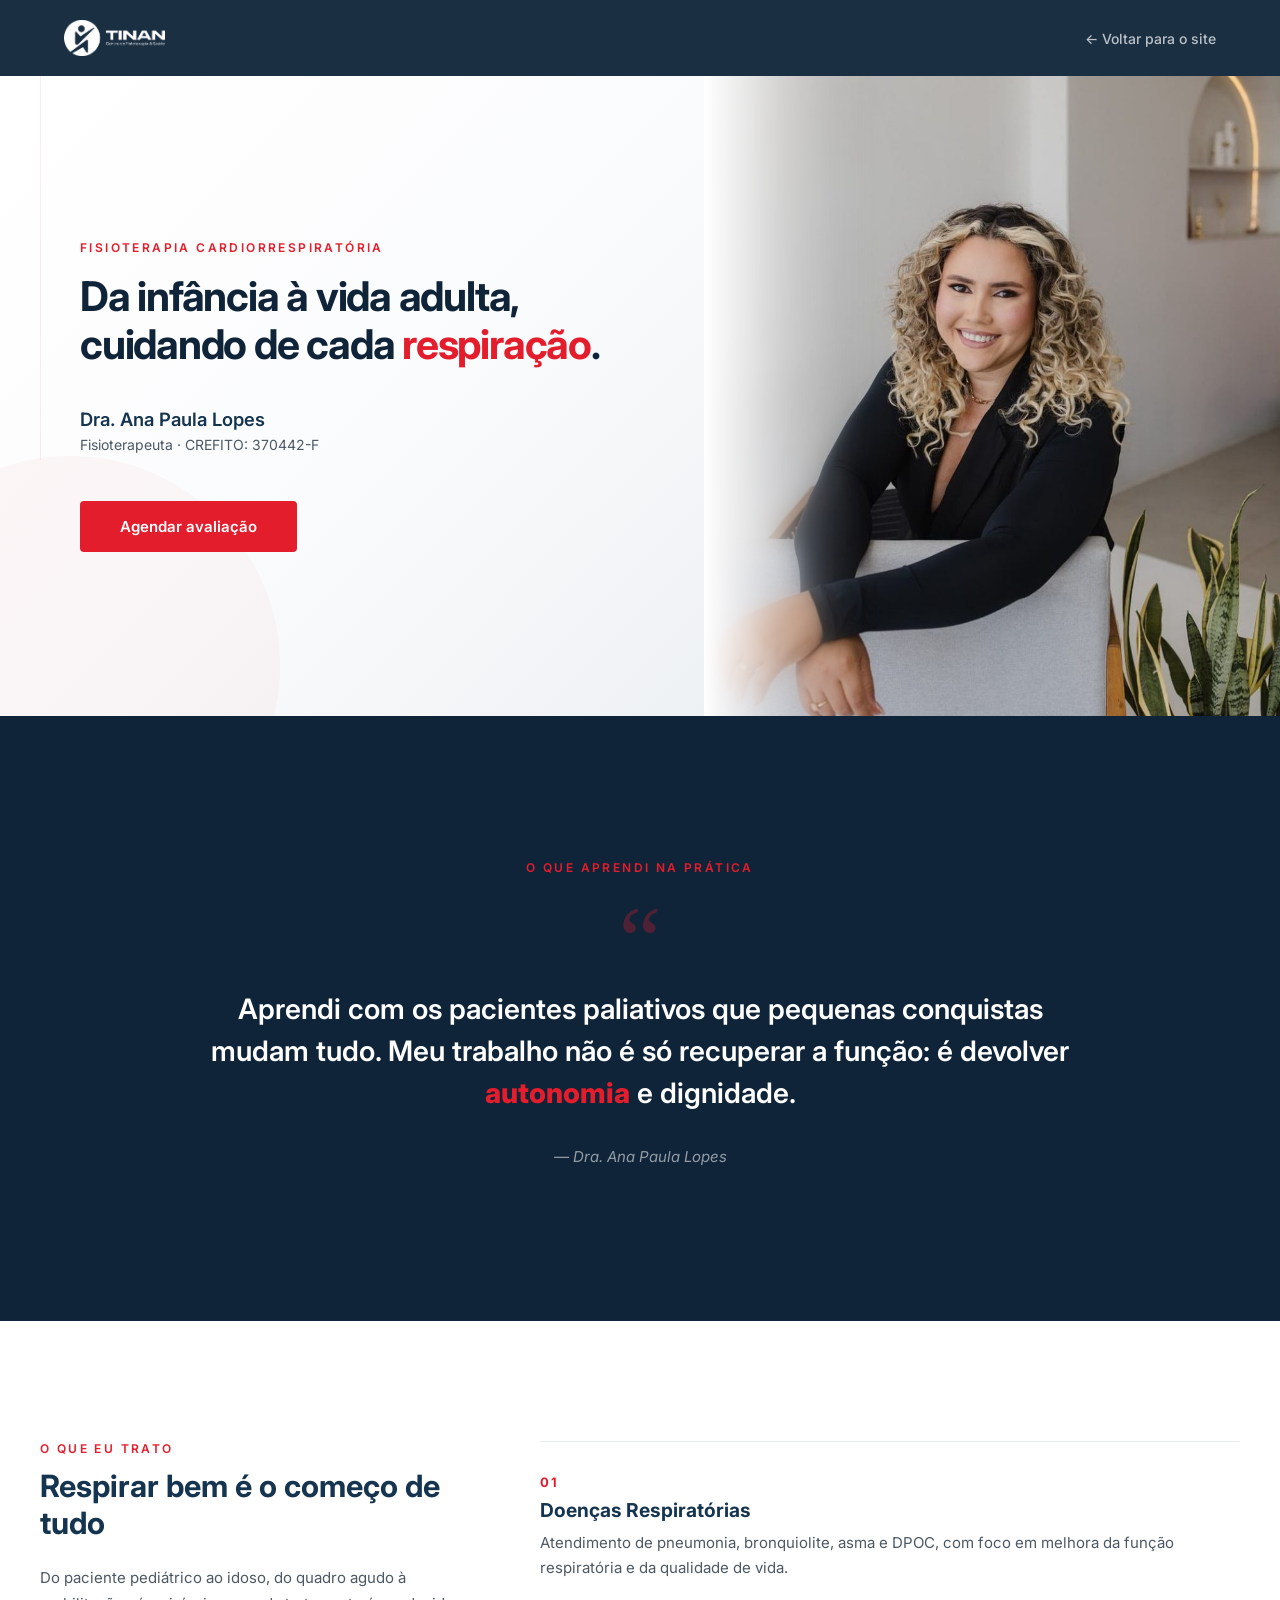
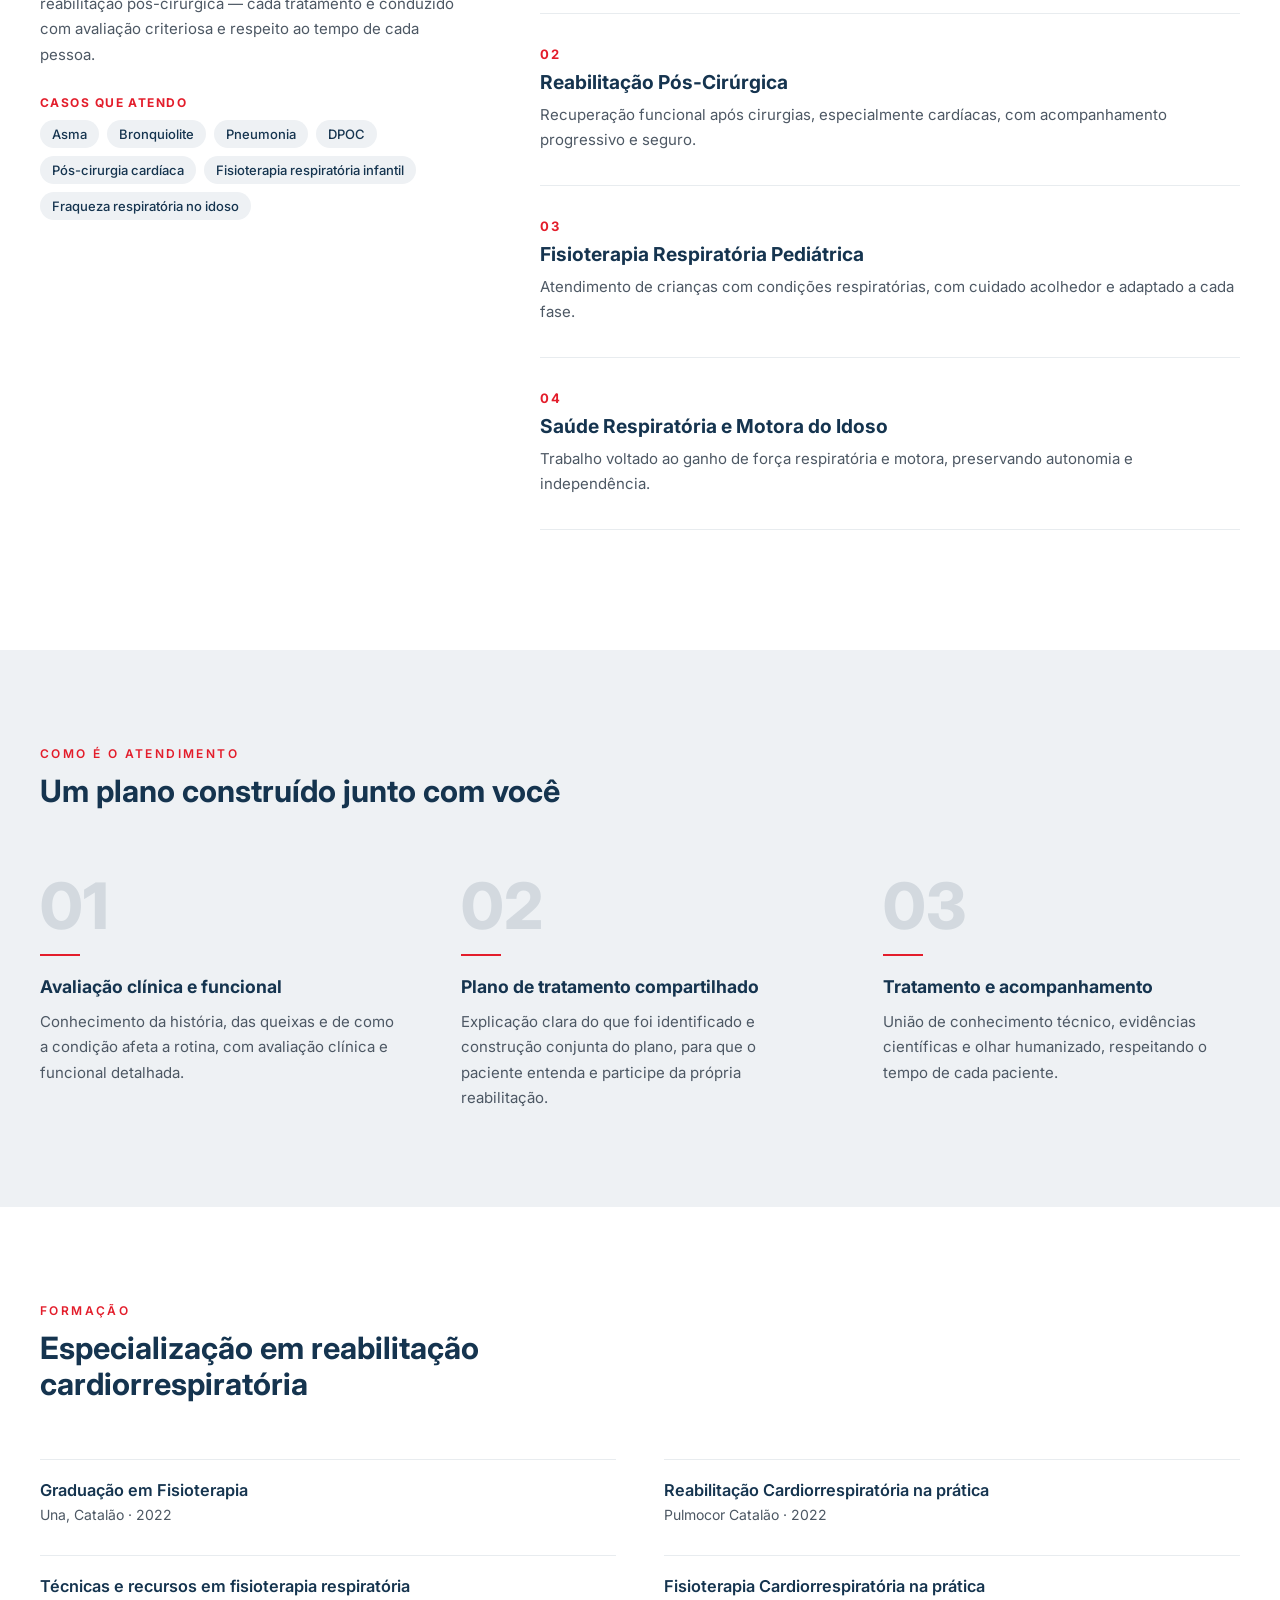
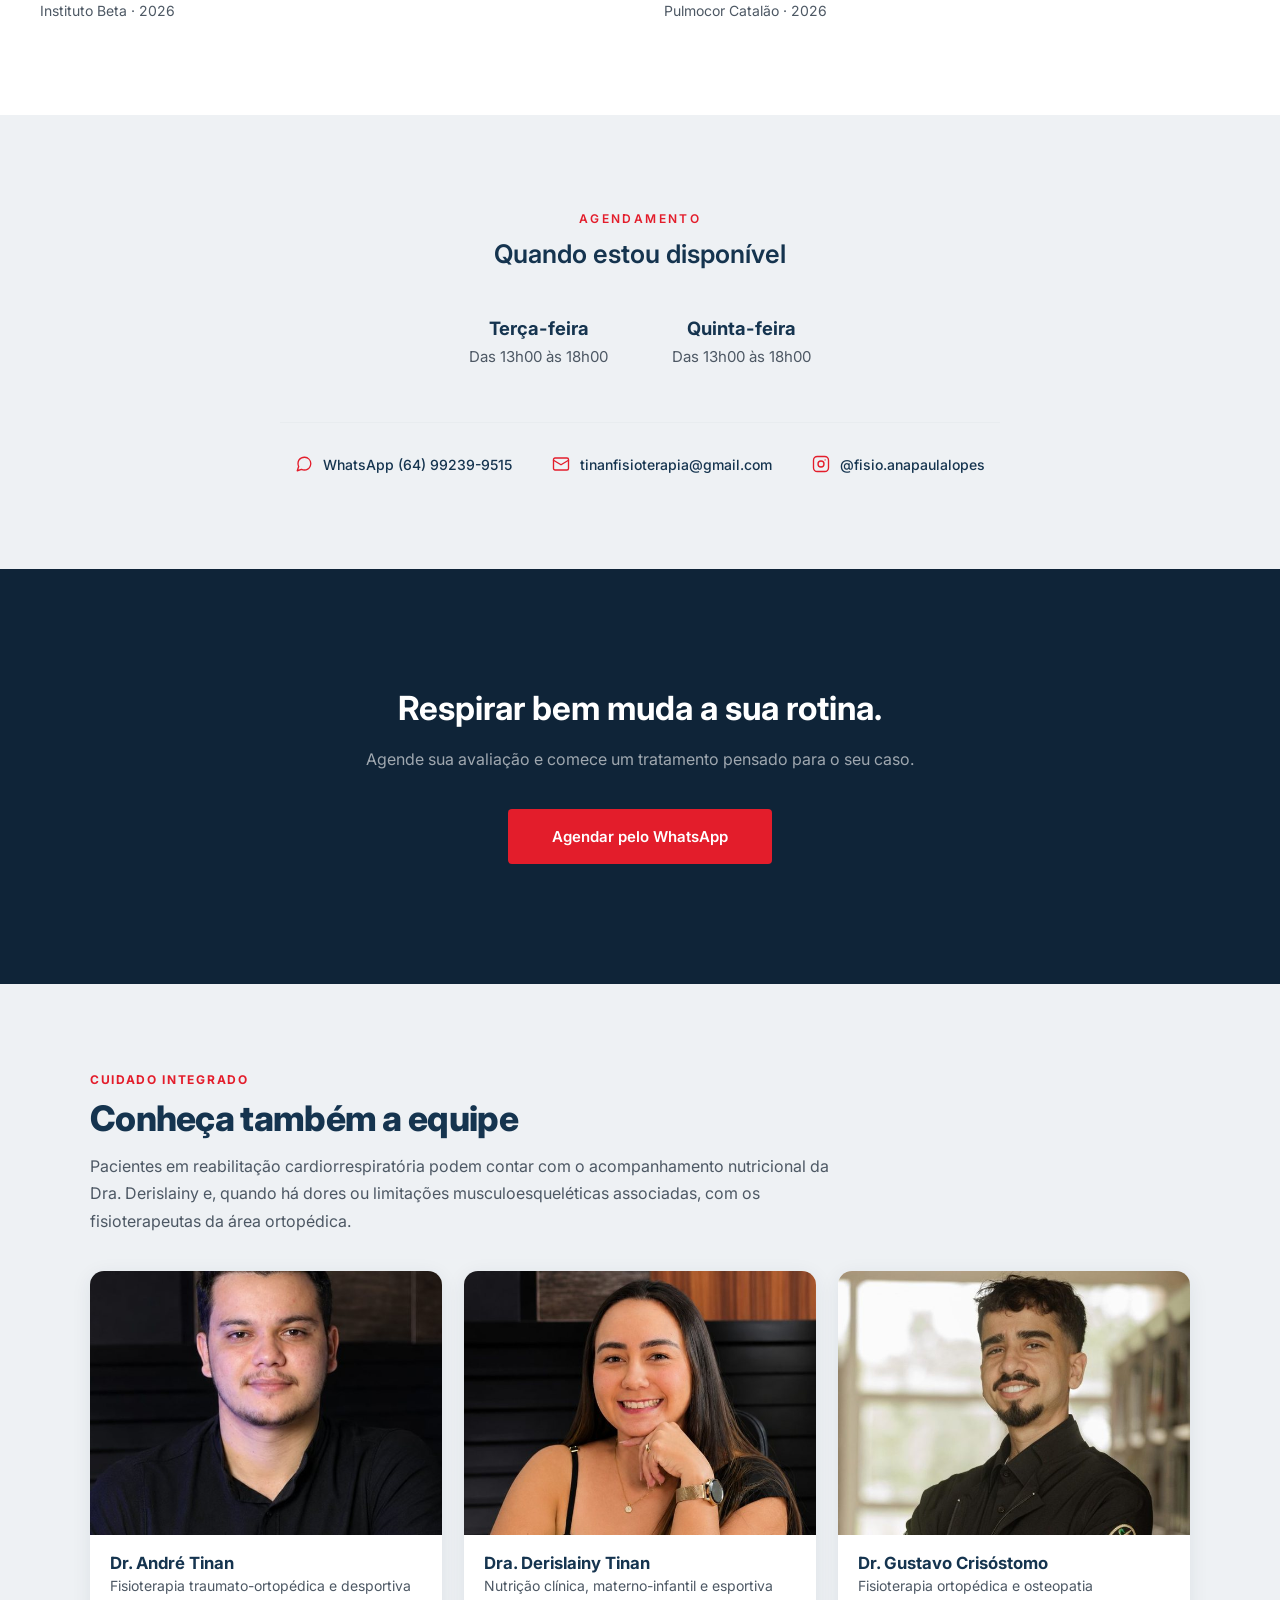
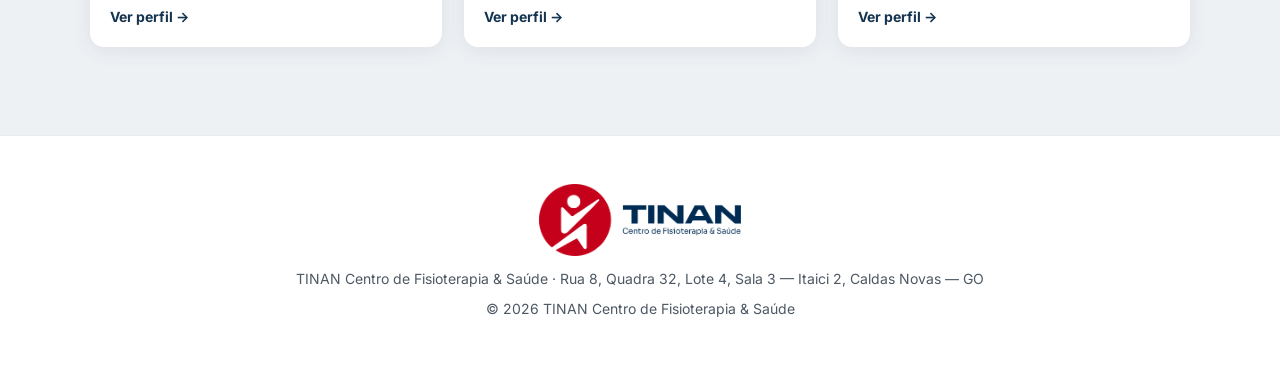
<file: ana/index.html>
<!DOCTYPE html>
<html lang="pt-BR">
<head>
<meta charset="UTF-8">
<title>TINAN — redirecionando…</title>
<meta http-equiv="refresh" content="0; url=/profissionais/anapaula.html">
<link rel="canonical" href="https://tinan.com.br/profissionais/anapaula.html">
<meta name="robots" content="noindex">
<script>location.replace('/profissionais/anapaula.html' + location.search);</script>
</head>
<body>
<p>Redirecionando… <a href="/profissionais/anapaula.html">clique aqui</a> se a página não abrir.</p>
</body>
</html>
</file>
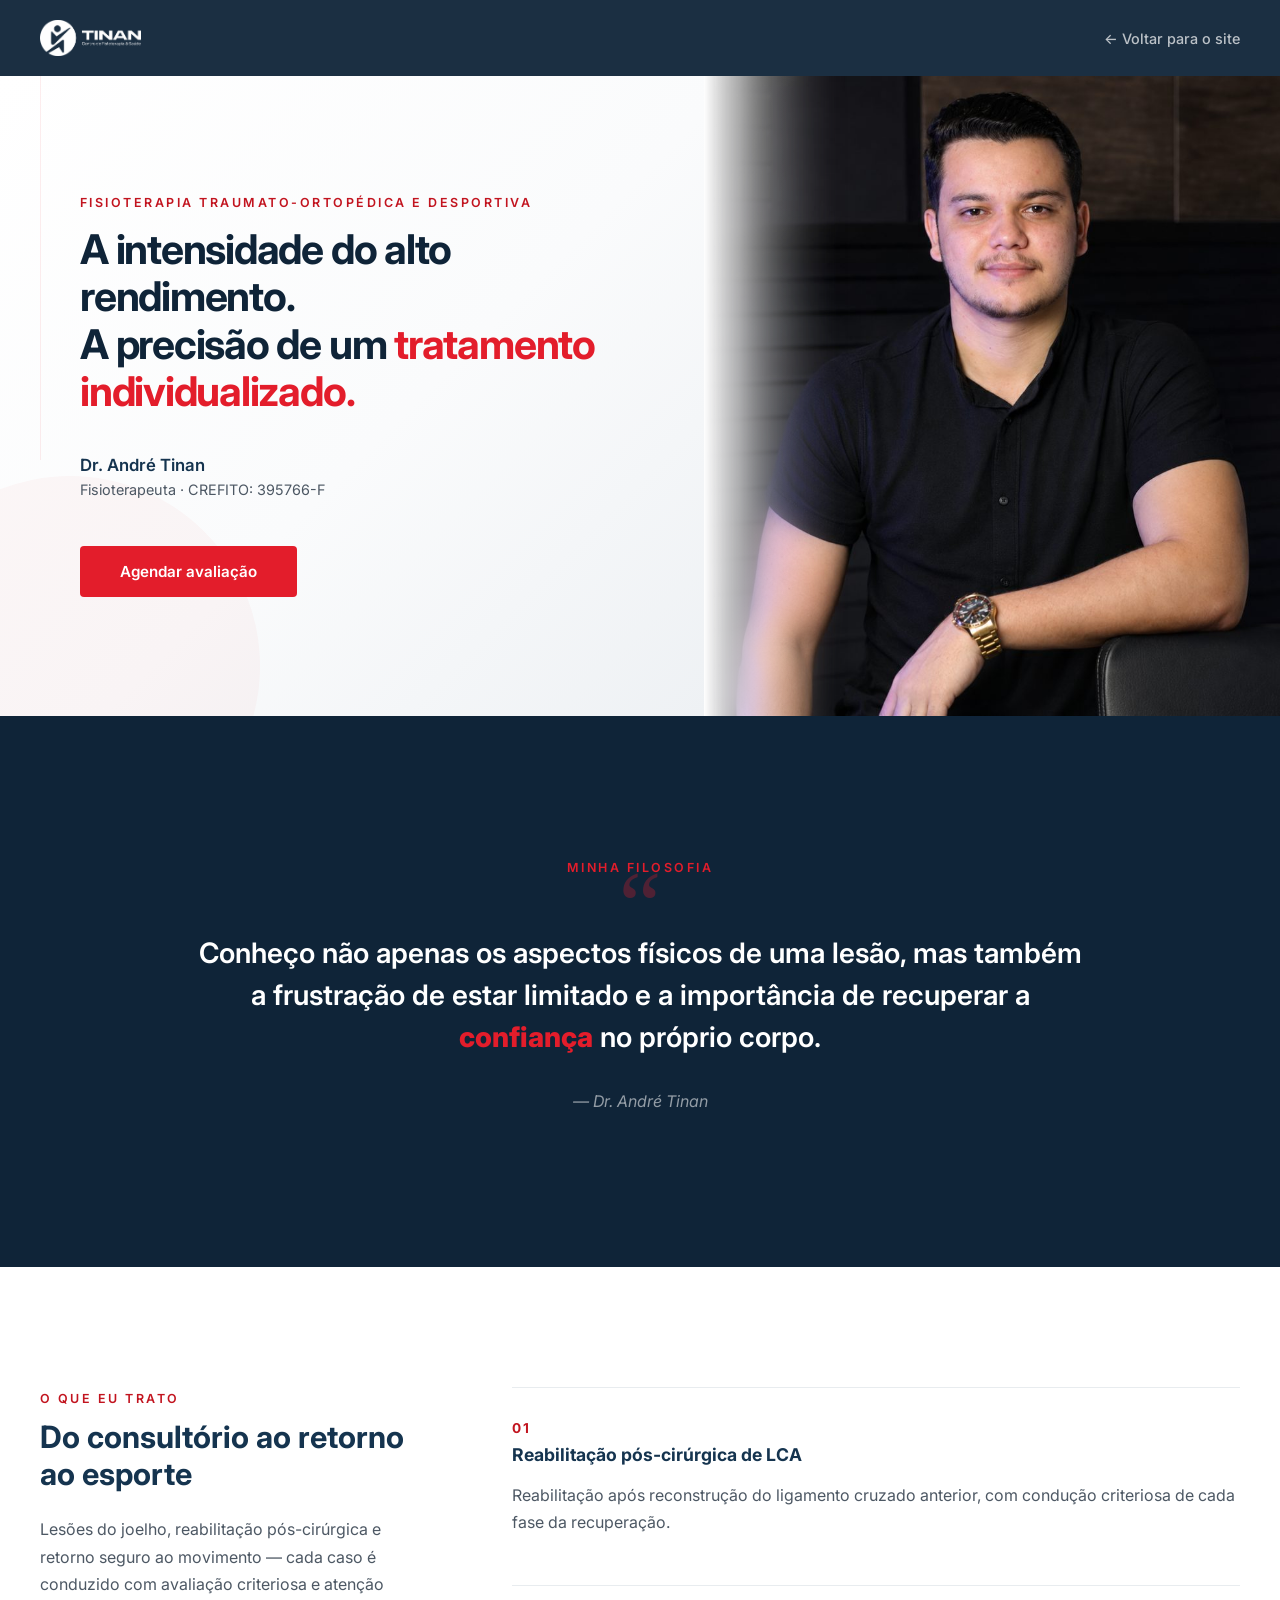
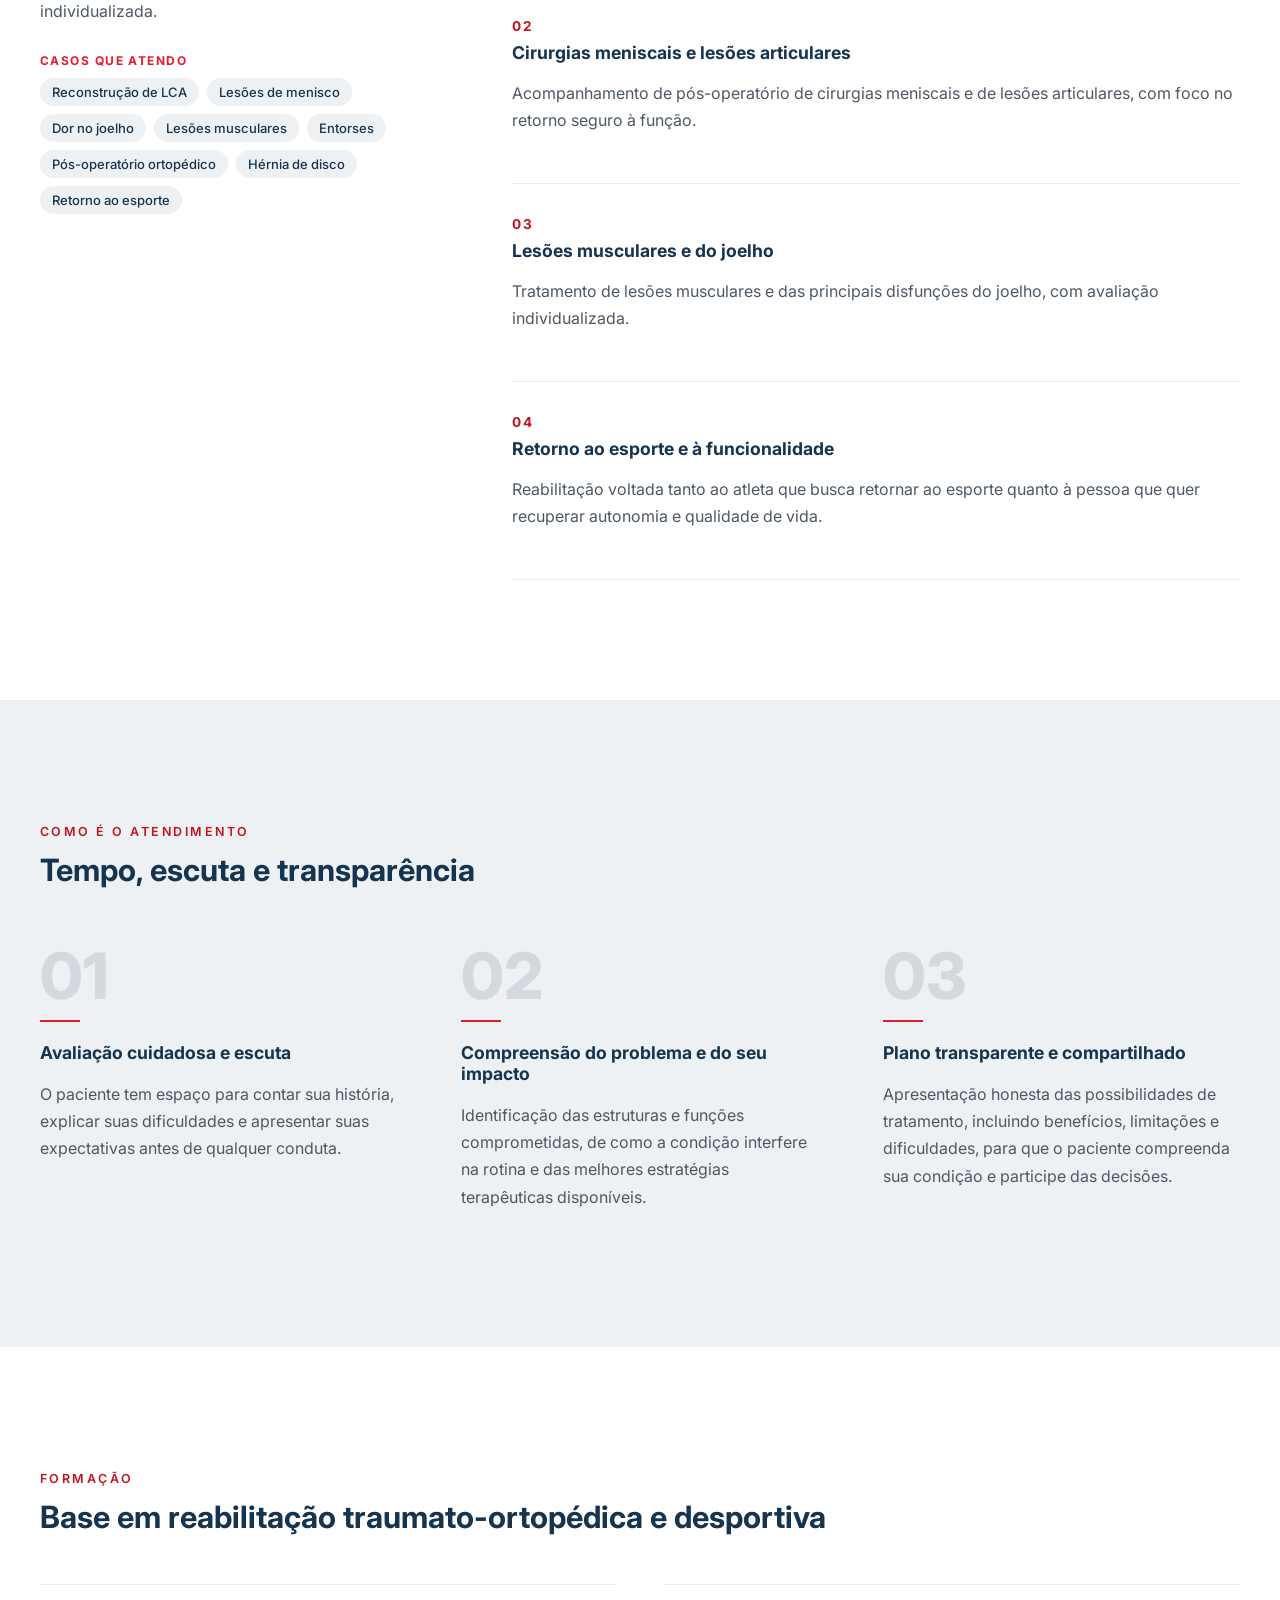
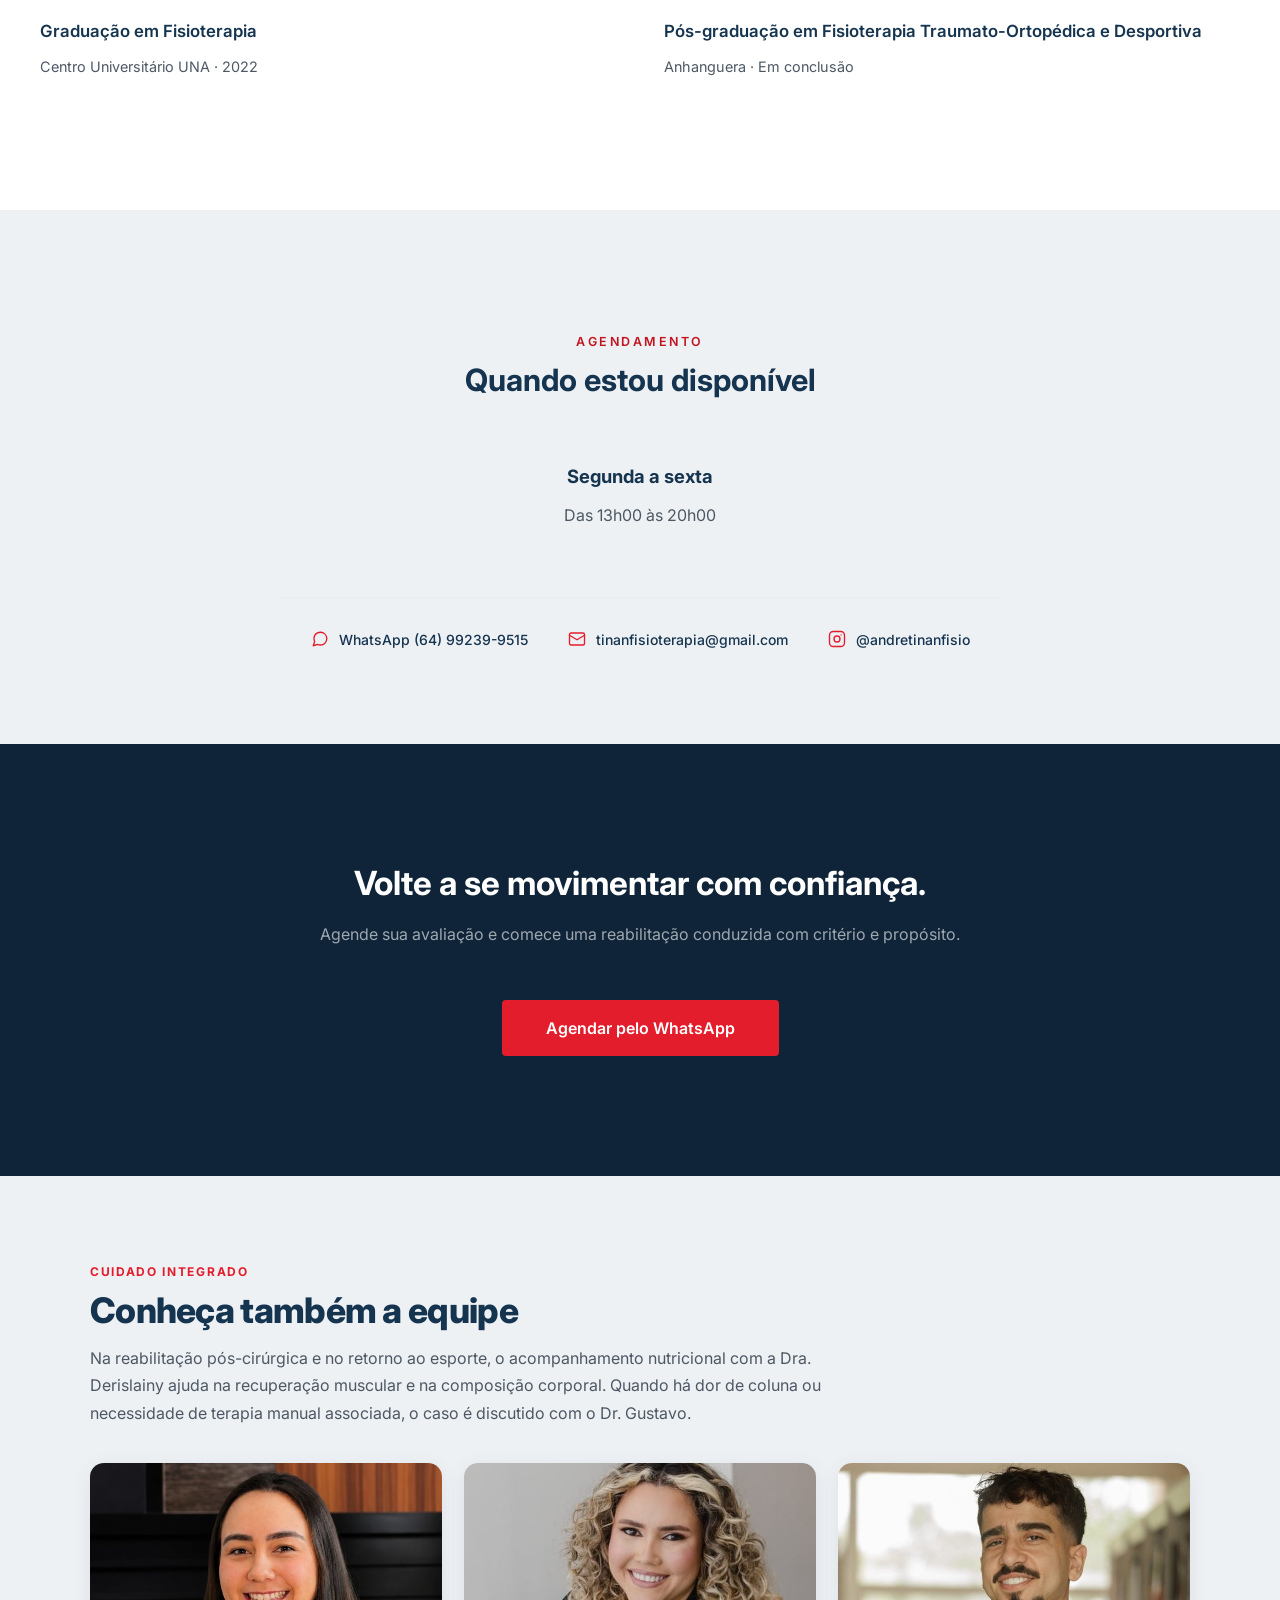
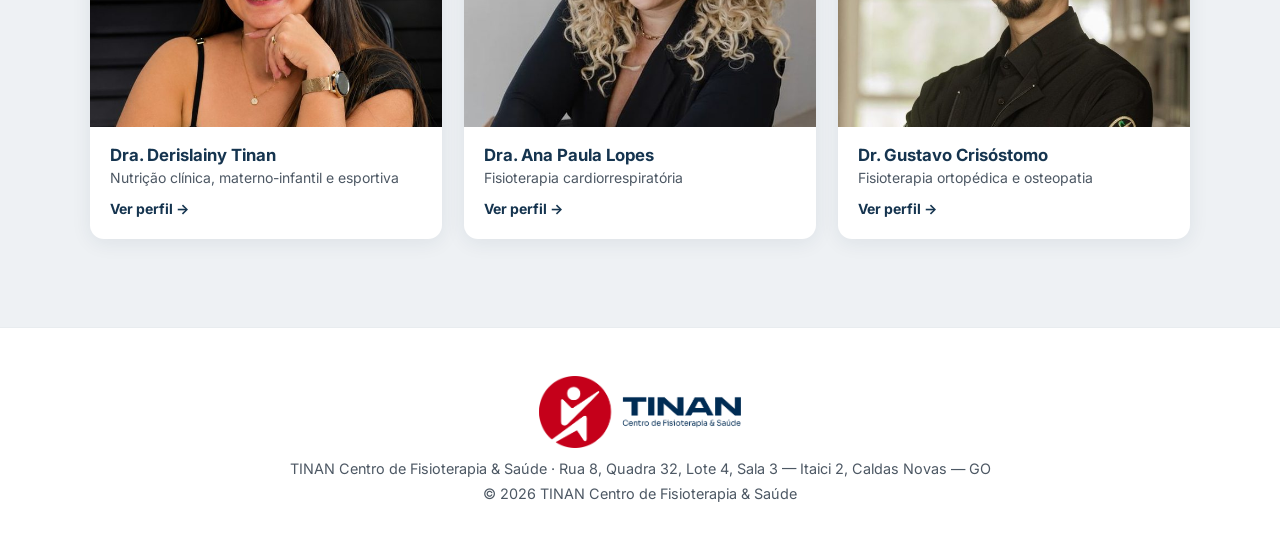
<file: andre/index.html>
<!DOCTYPE html>
<html lang="pt-BR">
<head>
<meta charset="UTF-8">
<title>TINAN — redirecionando…</title>
<meta http-equiv="refresh" content="0; url=/profissionais/andre.html">
<link rel="canonical" href="https://tinan.com.br/profissionais/andre.html">
<meta name="robots" content="noindex">
<script>location.replace('/profissionais/andre.html' + location.search);</script>
</head>
<body>
<p>Redirecionando… <a href="/profissionais/andre.html">clique aqui</a> se a página não abrir.</p>
</body>
</html>
</file>
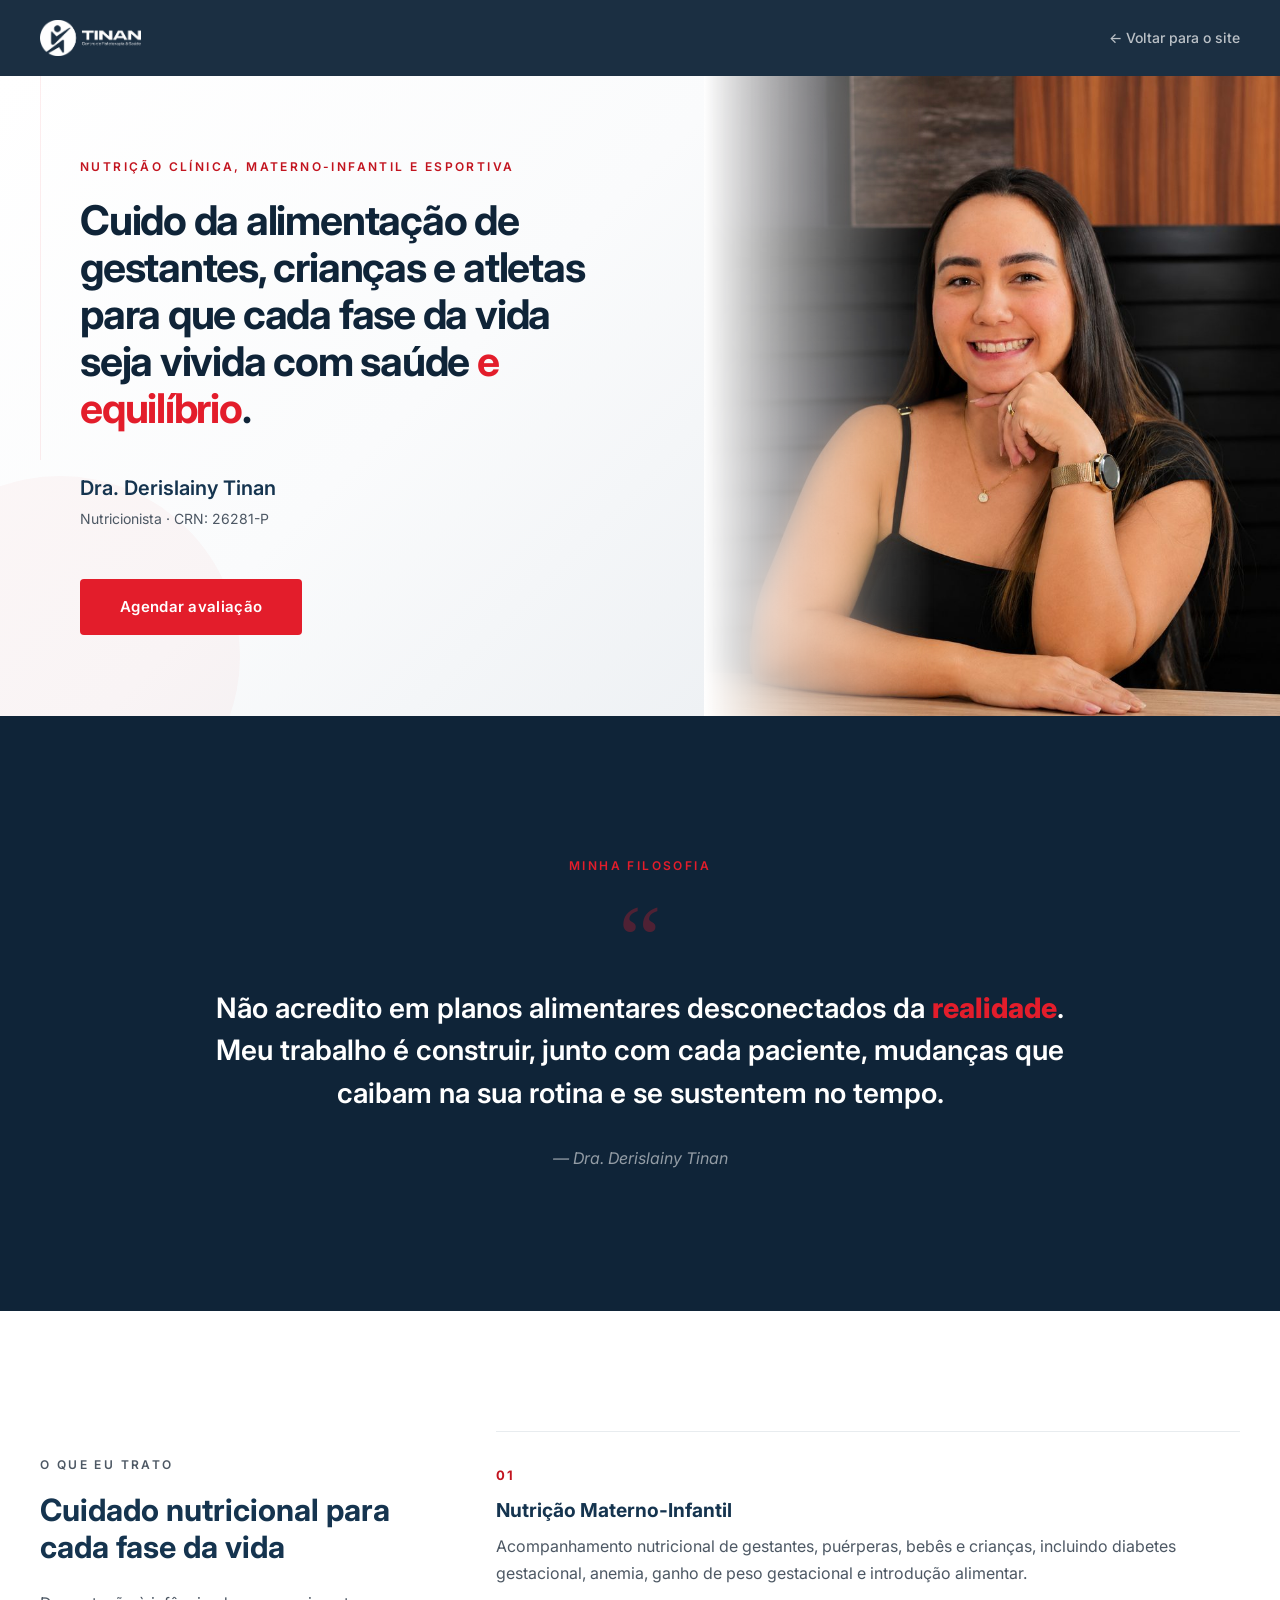
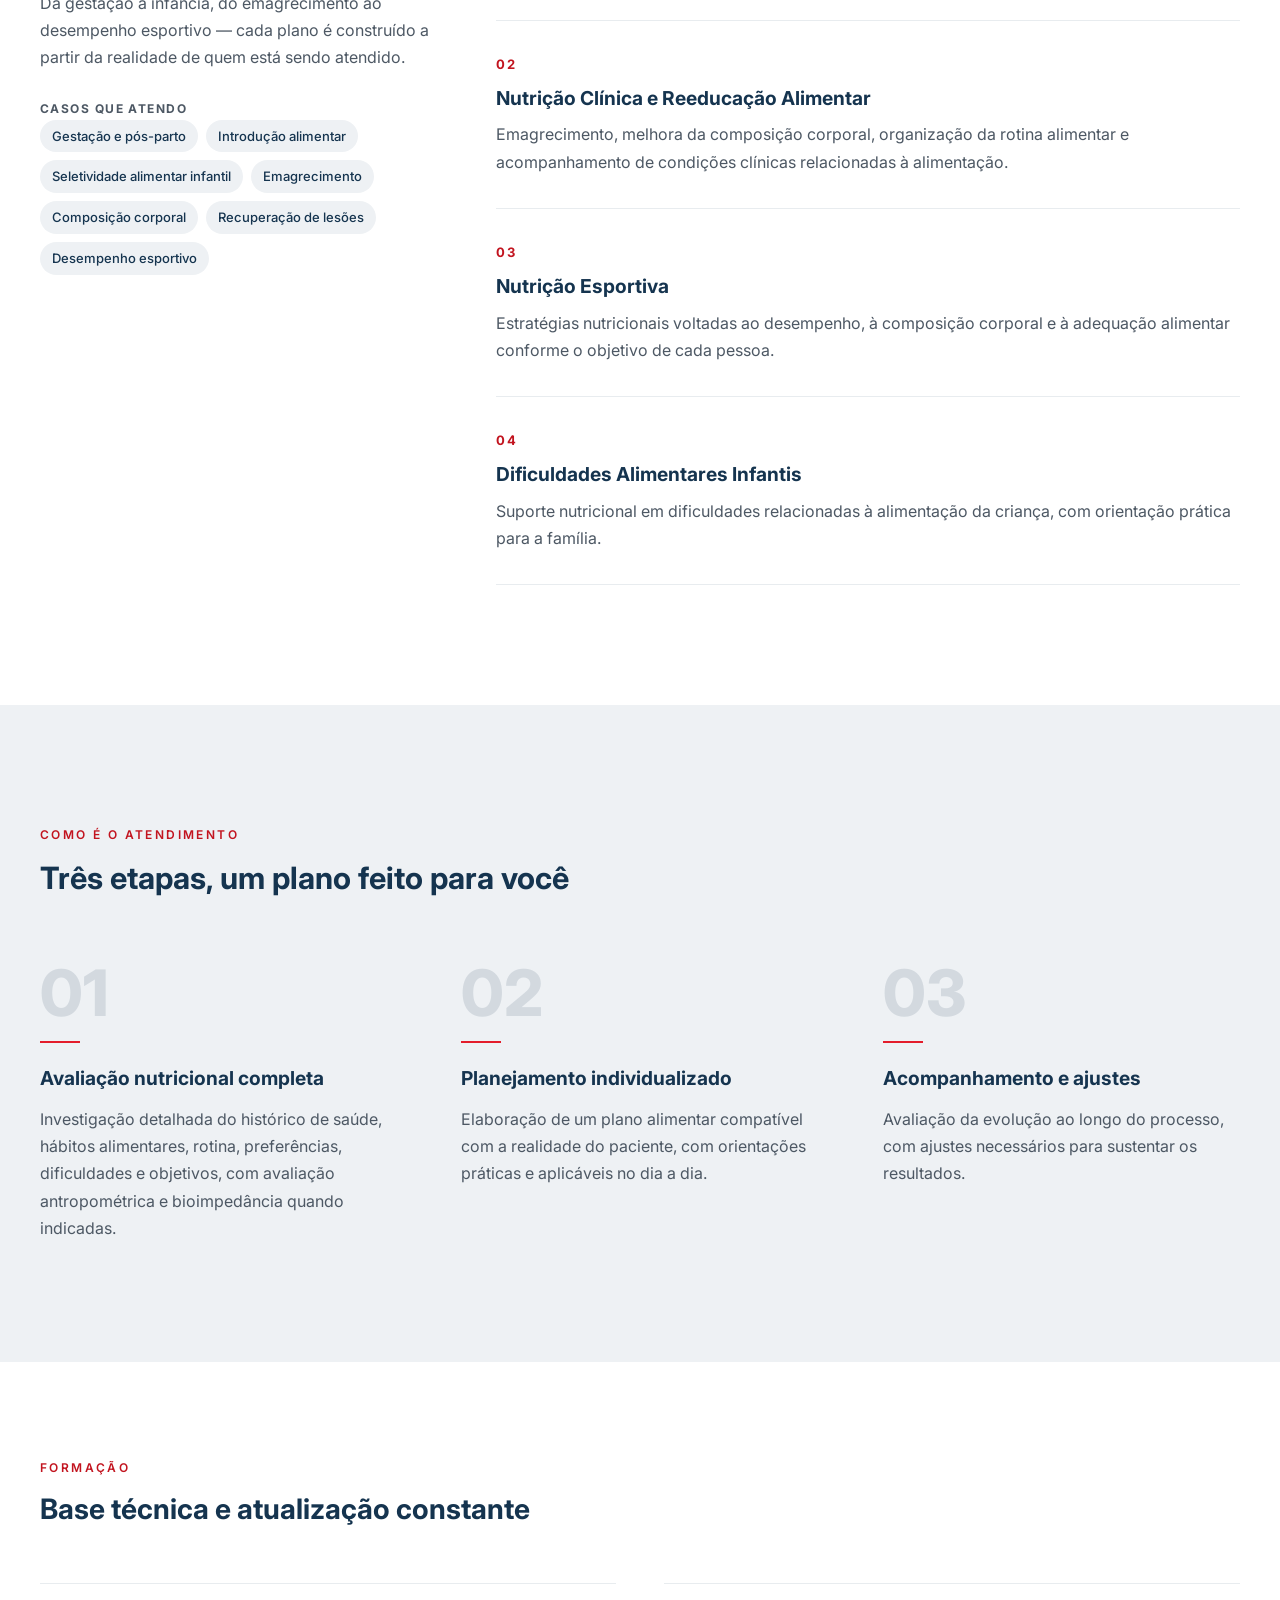
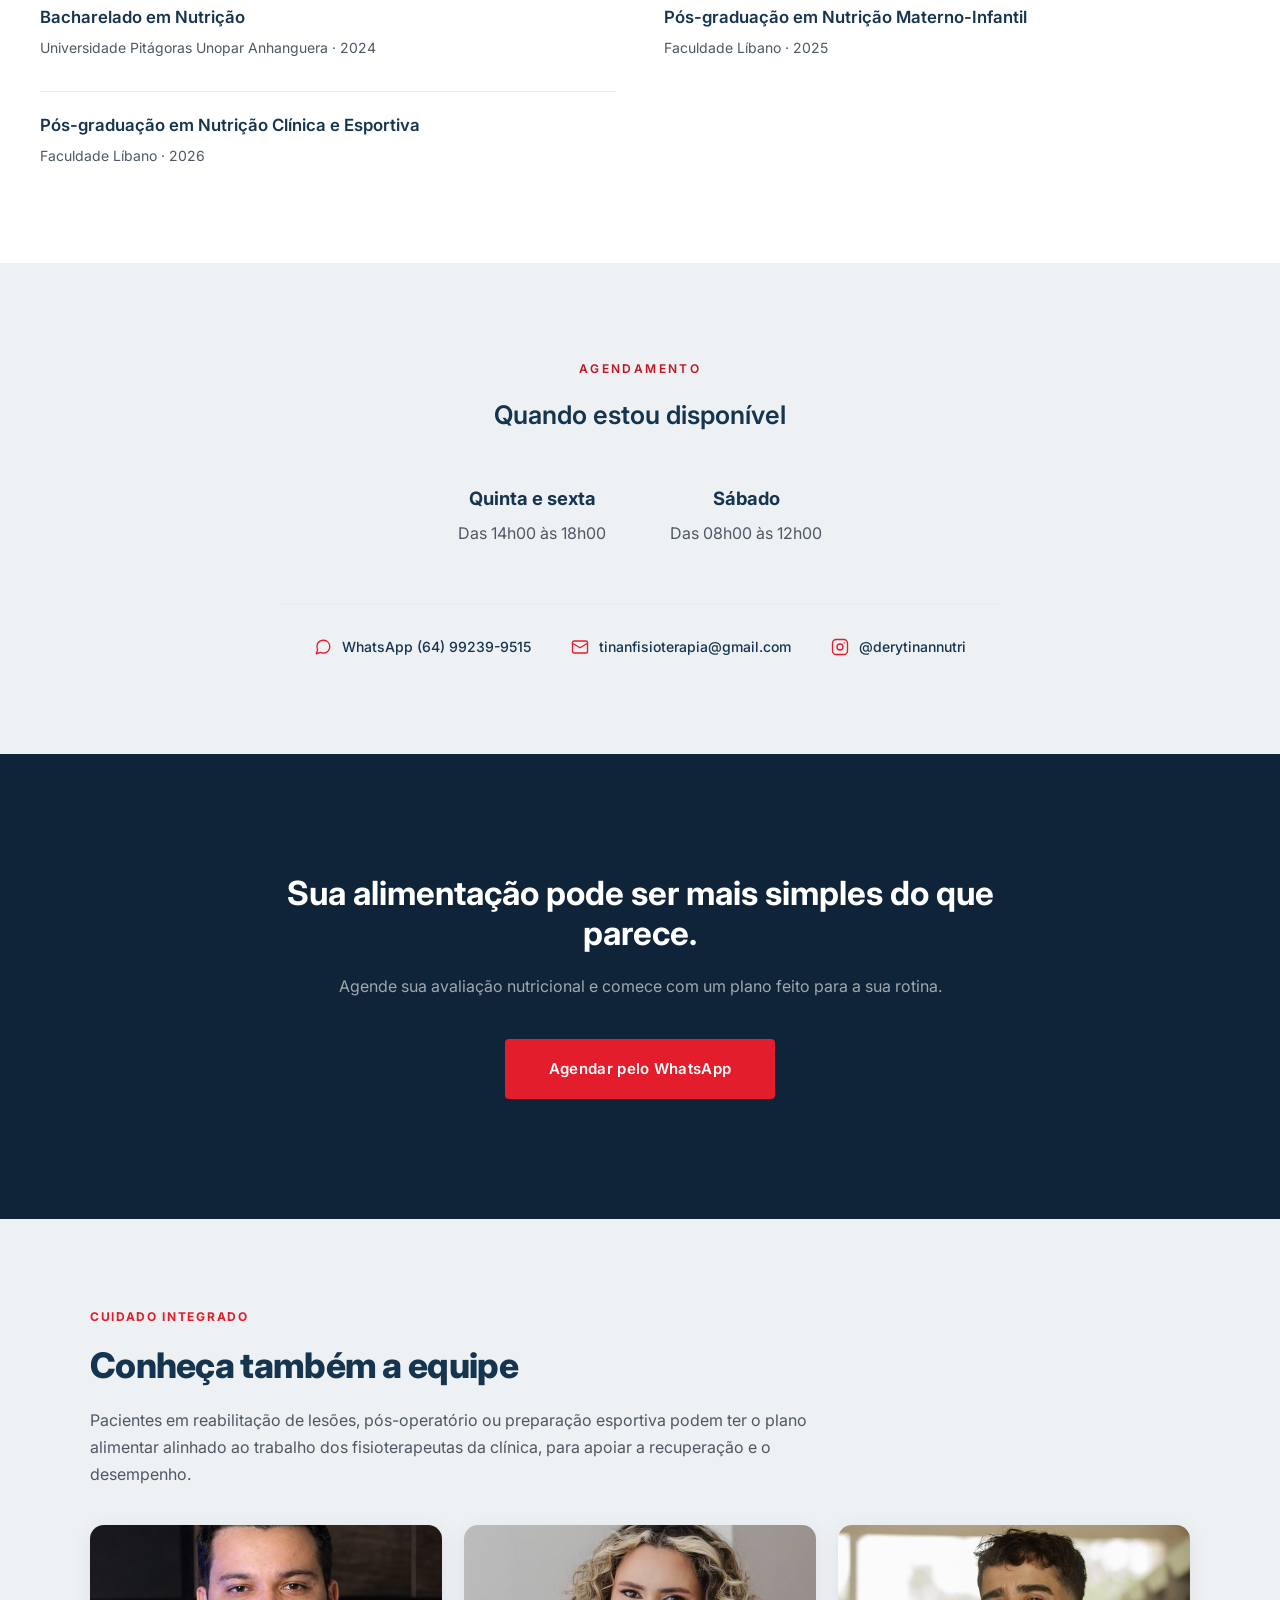
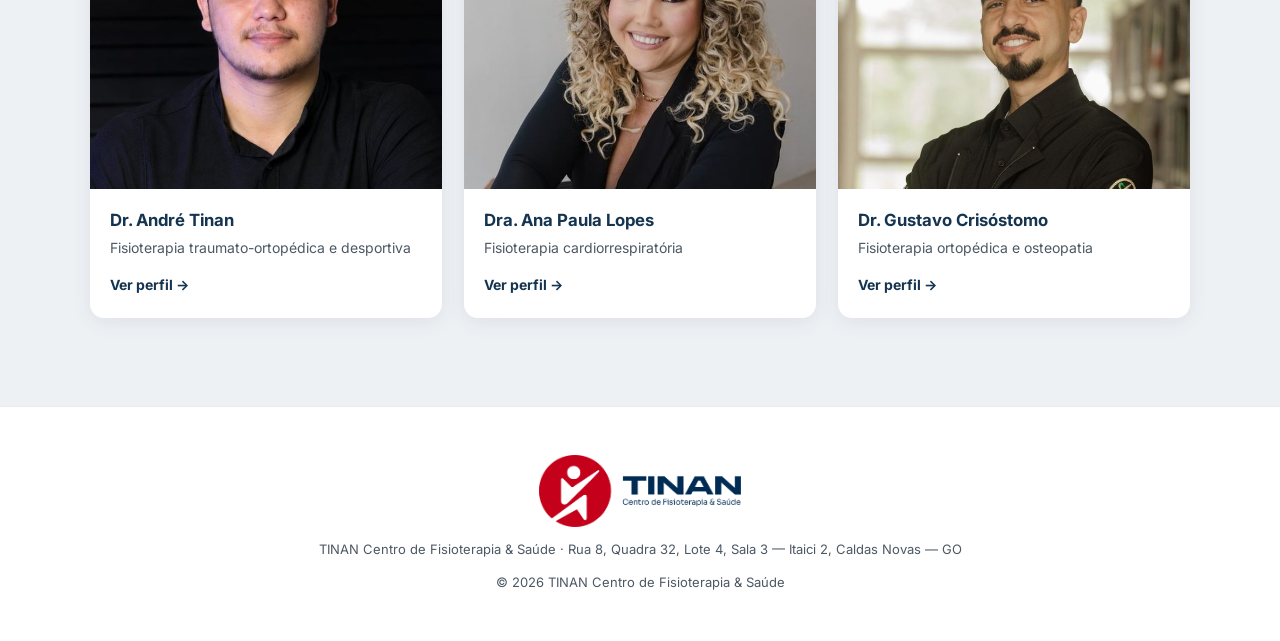
<file: derislainy/index.html>
<!DOCTYPE html>
<html lang="pt-BR">
<head>
<meta charset="UTF-8">
<title>TINAN — redirecionando…</title>
<meta http-equiv="refresh" content="0; url=/profissionais/derislainy.html">
<link rel="canonical" href="https://tinan.com.br/profissionais/derislainy.html">
<meta name="robots" content="noindex">
<script>location.replace('/profissionais/derislainy.html' + location.search);</script>
</head>
<body>
<p>Redirecionando… <a href="/profissionais/derislainy.html">clique aqui</a> se a página não abrir.</p>
</body>
</html>
</file>
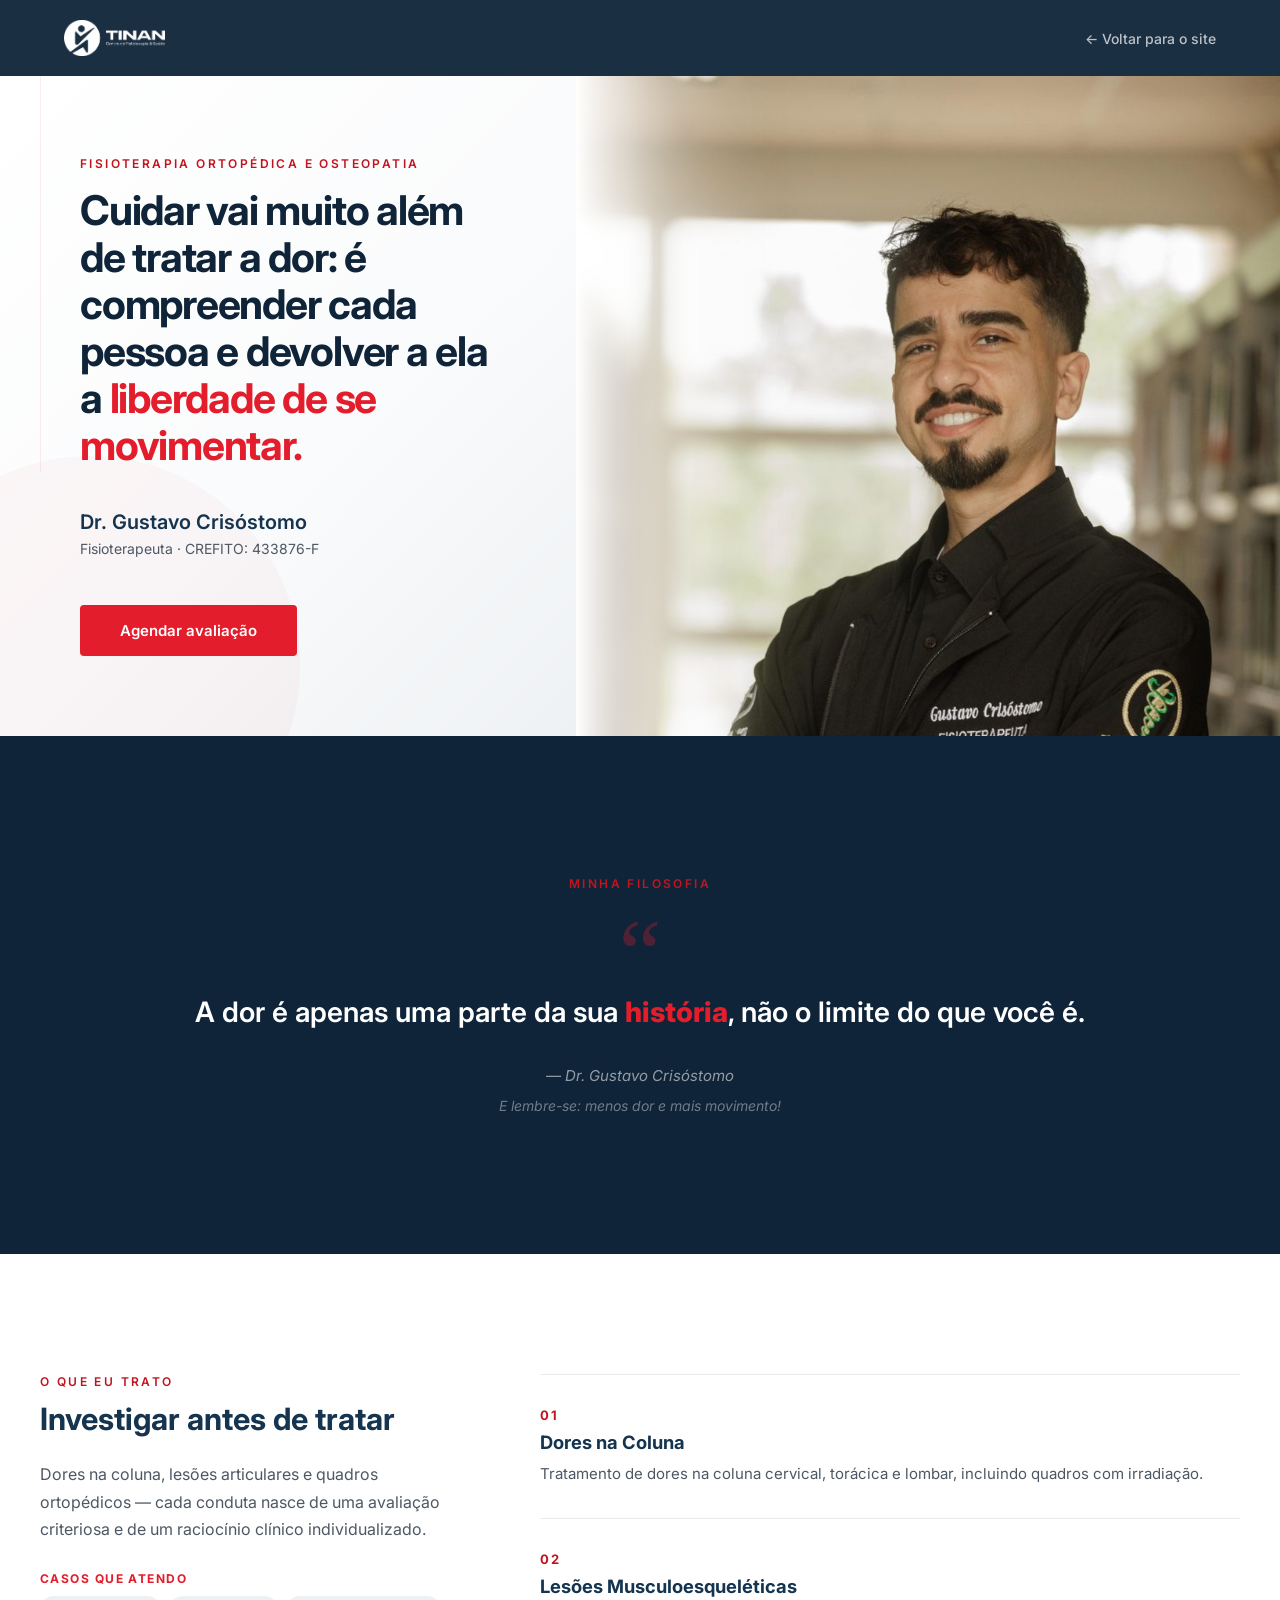
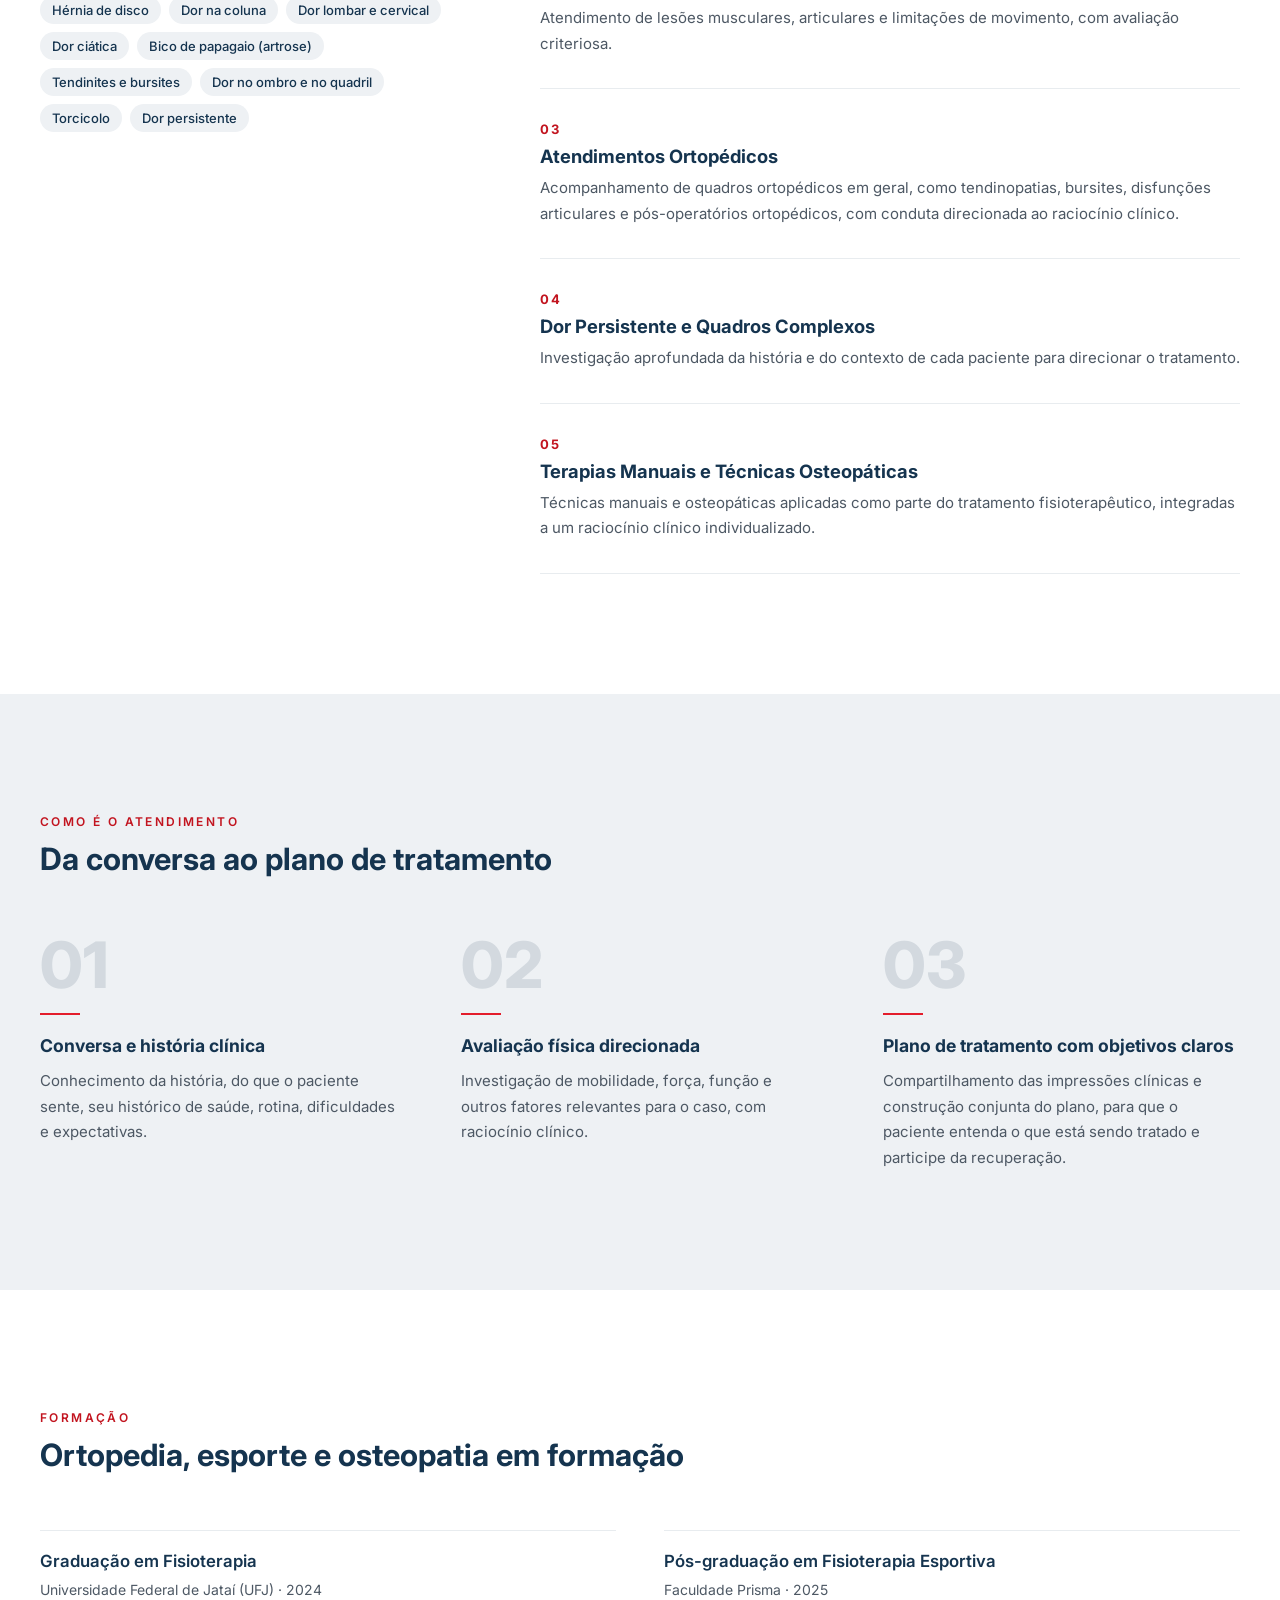
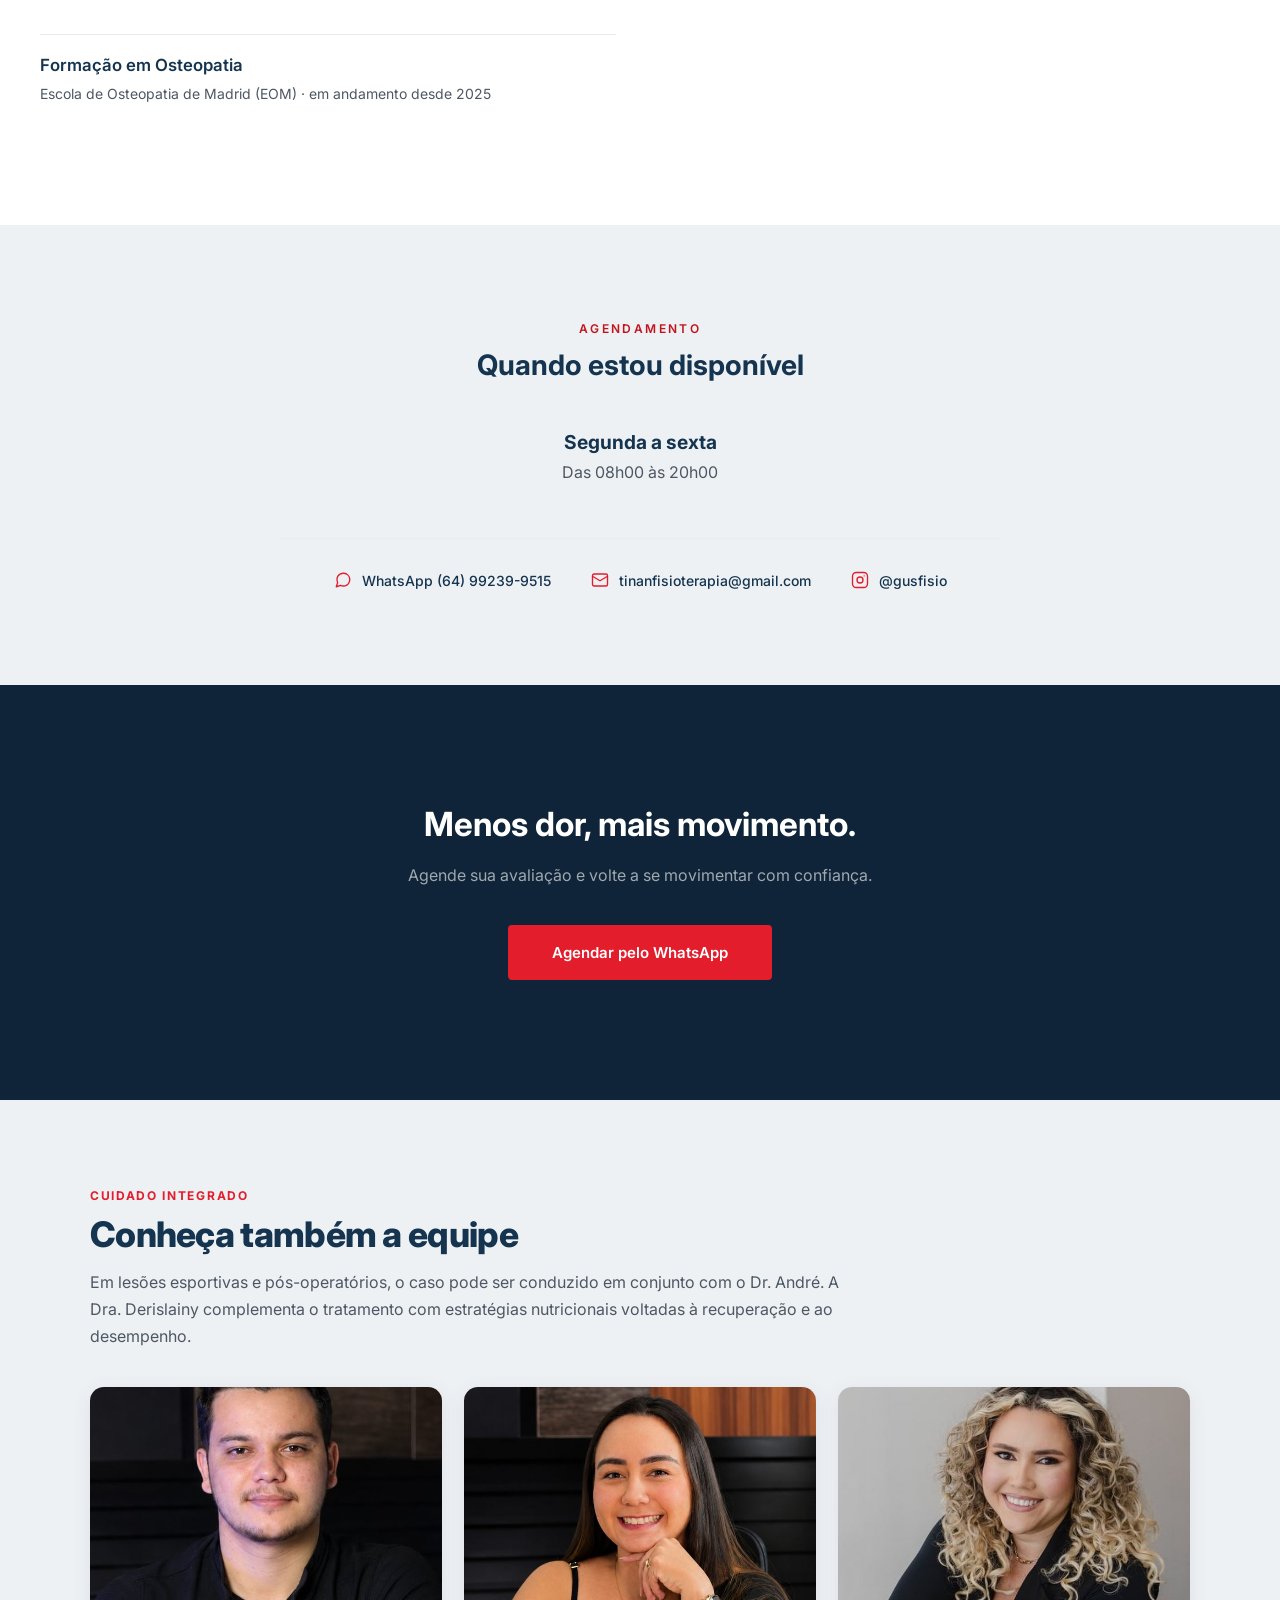
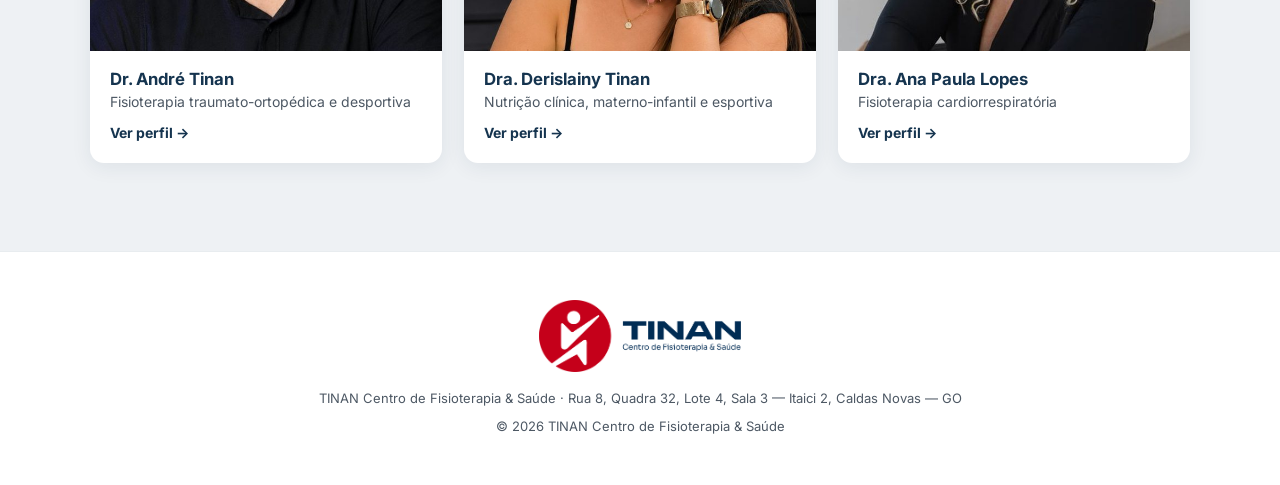
<file: gustavo/index.html>
<!DOCTYPE html>
<html lang="pt-BR">
<head>
<meta charset="UTF-8">
<title>TINAN — redirecionando…</title>
<meta http-equiv="refresh" content="0; url=/profissionais/gustavo.html">
<link rel="canonical" href="https://tinan.com.br/profissionais/gustavo.html">
<meta name="robots" content="noindex">
<script>location.replace('/profissionais/gustavo.html' + location.search);</script>
</head>
<body>
<p>Redirecionando… <a href="/profissionais/gustavo.html">clique aqui</a> se a página não abrir.</p>
</body>
</html>
</file>
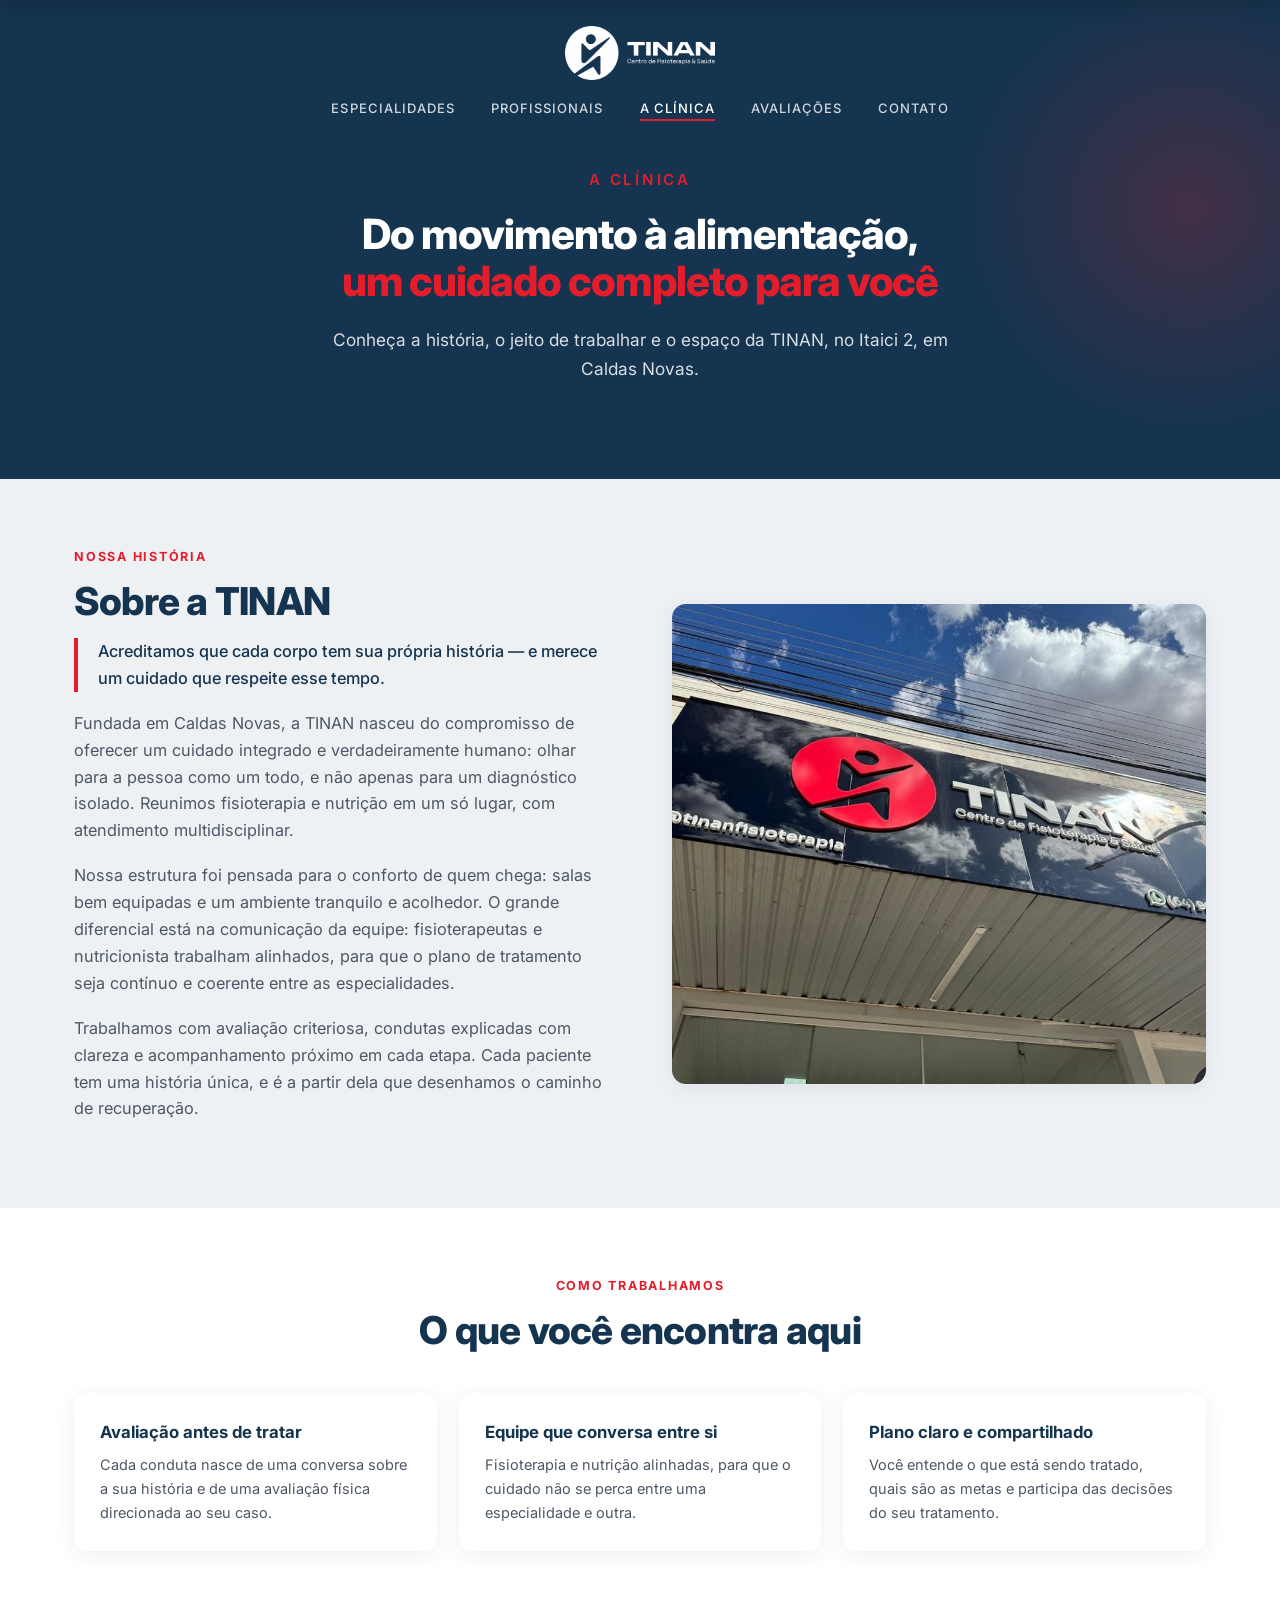
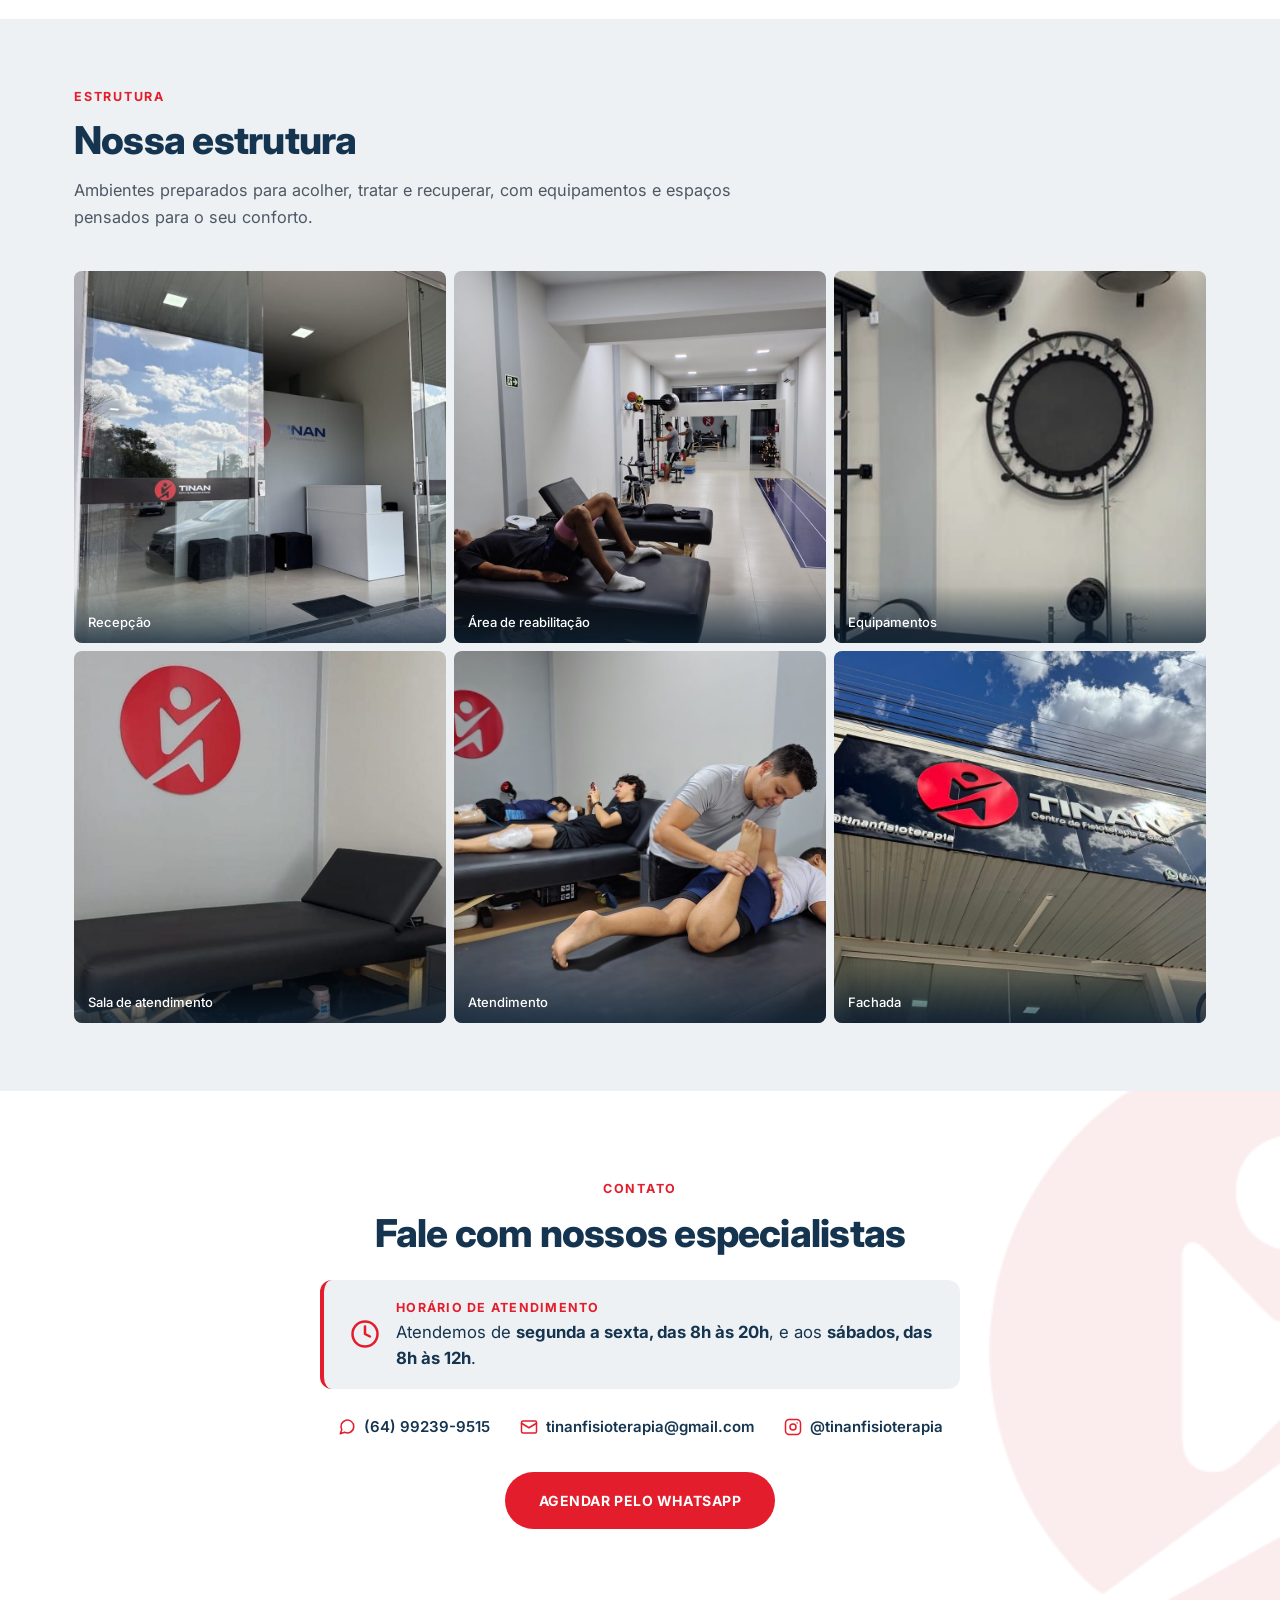
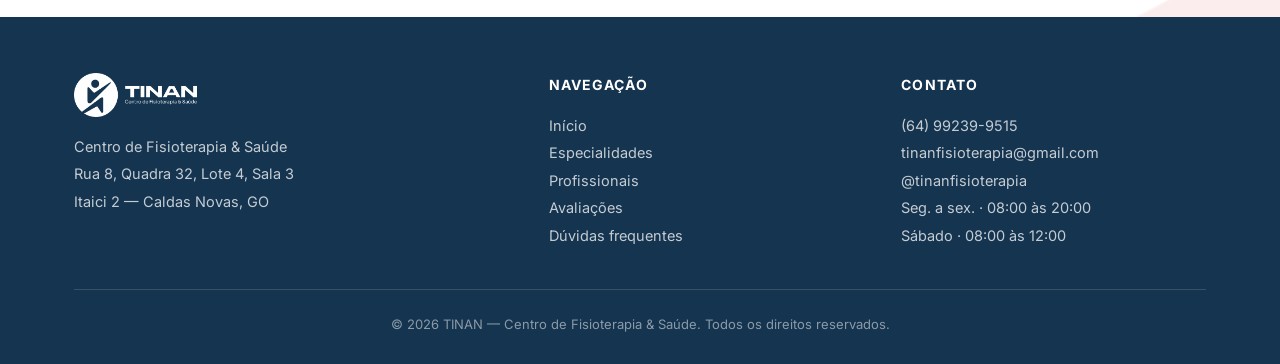
<file: clinica.html>
<!DOCTYPE html>
<html lang="pt-BR">
<head>
  <meta charset="UTF-8">
  <meta name="viewport" content="width=device-width, initial-scale=1.0">
  <title>A clínica | TINAN — Centro de Fisioterapia &amp; Saúde em Caldas Novas</title>
  <meta name="description" content="Conheça a história e a estrutura da TINAN, centro de fisioterapia e saúde no Itaici 2, em Caldas Novas (GO).">
  <link rel="canonical" href="https://tinan.com.br/clinica.html">
  <link rel="icon" href="imagens/logo-tinancirculo.png">
  <meta property="og:type" content="website">
  <meta property="og:locale" content="pt_BR">
  <meta property="og:title" content="Conheça a TINAN — Centro de Fisioterapia &amp; Saúde">
  <meta property="og:image" content="https://tinan.com.br/imagens/fachada-clinica.jpeg">
  <link rel="preconnect" href="https://fonts.googleapis.com">
  <link rel="preconnect" href="https://fonts.gstatic.com" crossorigin>
  <link href="https://fonts.googleapis.com/css2?family=Inter:wght@400;500;600;700;800&display=swap" rel="stylesheet">
  <style>
/* 1. VARIÁVEIS DA MARCA */
:root {
  --azul:        #15344F;
  --azul-medio:  #26445E;
  --azul-escuro: #0F2438;
  --vermelho:    #E31D2B;
  --vermelho-escuro: #C2141F;
  --fundo:       #EEF1F4;
  --branco:      #FFFFFF;
  --texto:       #2B2B2B;
  --texto-suave: #4D5864;
  --borda:       #E3E7EC;
  --whats:       #25D366;
  --fonte: 'Inter', -apple-system, BlinkMacSystemFont, 'Segoe UI', sans-serif;
  --largura: 1180px;
  --raio: 14px;
  --sombra: 0 4px 20px rgba(21, 52, 79, 0.08);
  --sombra-forte: 0 16px 40px rgba(21, 52, 79, 0.16);
}

/* 2. RESET E BASE */
* { margin: 0; padding: 0; box-sizing: border-box; }
html { scroll-behavior: smooth; scroll-padding-top: 76px; }
body {
  font-family: var(--fonte);
  color: var(--texto);
  background: var(--fundo);
  line-height: 1.65;
  -webkit-font-smoothing: antialiased;
}
img { max-width: 100%; display: block; }
a { text-decoration: none; color: inherit; }
:focus-visible { outline: 3px solid var(--vermelho); outline-offset: 3px; border-radius: 4px; }

.container {
  width: 100%;
  max-width: var(--largura);
  margin: 0 auto;
  padding: 0 24px;
}

/* 3. TOPO */
.topo { background: var(--azul); position: relative; overflow: hidden; }

.header { padding: 26px 0 0; position: relative; z-index: 10; }
.header .container {
  display: flex;
  flex-direction: column;
  align-items: center;
  gap: 18px;
}
.logo img { height: 54px; width: auto; }

.nav {
  display: flex;
  align-items: center;
  justify-content: center;
  flex-wrap: wrap;
  gap: 10px 36px;
  padding-bottom: 18px;
}
.nav a {
  color: rgba(255, 255, 255, 0.8);
  font-size: 13px;
  font-weight: 500;
  letter-spacing: 0.08em;
  text-transform: uppercase;
  white-space: nowrap;
  transition: color .2s;
}
.nav a:hover, .nav a[aria-current="page"] { color: var(--branco); }
.nav a[aria-current="page"] { box-shadow: 0 2px 0 var(--vermelho); }

/* Barra fixa que aparece depois do scroll */
.barra-fixa {
  position: fixed;
  top: 0; left: 0; right: 0;
  z-index: 1000;
  background: var(--azul);
  box-shadow: 0 4px 20px rgba(0, 0, 0, 0.18);
  transform: translateY(-100%);
  transition: transform .3s ease;
}
.barra-fixa.visivel { transform: translateY(0); }
.barra-fixa .container {
  display: flex;
  align-items: center;
  justify-content: space-between;
  gap: 16px;
  padding-top: 10px;
  padding-bottom: 10px;
}
.barra-fixa img { height: 36px; width: auto; }
.barra-fixa .nav-compacta { display: flex; gap: 26px; }
.barra-fixa .nav-compacta a {
  color: rgba(255,255,255,.8);
  font-size: 12.5px;
  font-weight: 500;
  letter-spacing: .06em;
  text-transform: uppercase;
}
.barra-fixa .nav-compacta a:hover { color: var(--branco); }
.barra-fixa .btn { padding: 10px 22px; font-size: 12.5px; }

/* 4. BOTÕES */
.btn {
  display: inline-flex;
  align-items: center;
  justify-content: center;
  gap: 10px;
  padding: 15px 32px;
  border-radius: 999px;
  font-weight: 700;
  font-size: 14px;
  letter-spacing: 0.04em;
  text-transform: uppercase;
  transition: transform .2s, box-shadow .2s, background .2s;
  border: 2px solid transparent;
  cursor: pointer;
}
.btn svg { width: 18px; height: 18px; flex: none; }
.btn-primario { background: var(--vermelho); color: var(--branco); }
.btn-primario:hover {
  background: var(--vermelho-escuro);
  transform: translateY(-2px);
  box-shadow: 0 8px 24px rgba(227, 29, 43, 0.32);
}

/* 5. HERO */
.hero {
  color: var(--branco);
  padding: 44px 0 84px;
  position: relative;
  text-align: center;
}
.hero::after {
  content: "";
  position: absolute;
  right: -140px; top: -160px;
  width: 460px; height: 460px;
  border-radius: 50%;
  background: radial-gradient(circle, rgba(227,29,43,.22), transparent 70%);
  pointer-events: none;
}
.hero-conteudo { max-width: 860px; margin: 0 auto; position: relative; z-index: 2; }
.slogan {
  display: block;
  font-size: 0.95rem;
  letter-spacing: 0.18em;
  text-transform: uppercase;
  color: var(--vermelho);
  font-weight: 600;
  margin-bottom: 18px;
}
.hero h1 {
  font-size: clamp(1.75rem, 3.6vw, 2.9rem);
  line-height: 1.15;
  font-weight: 800;
  letter-spacing: -0.025em;
  margin-bottom: 20px;
}
.hero h1 span { color: var(--vermelho); }
.hero .subtitulo {
  font-size: 1.08rem;
  color: rgba(255, 255, 255, 0.84);
  margin: 0 auto 32px;
  max-width: 640px;
}

/* Hero menor das páginas internas */
.hero-interno { padding: 30px 0 64px; }
.hero-interno h1 { font-size: clamp(1.8rem, 3.6vw, 2.6rem); }

/* 6. SEÇÕES */
.secao { padding: 68px 0; }
.secao-branca { background: var(--branco); }
.secao-cabeca { max-width: 680px; margin-bottom: 40px; }
.secao-cabeca.centro { margin-left: auto; margin-right: auto; text-align: center; }
.secao-rotulo {
  display: block;
  color: var(--vermelho);
  font-size: 12.5px;
  font-weight: 700;
  letter-spacing: .14em;
  text-transform: uppercase;
  margin-bottom: 10px;
}
.secao-titulo {
  font-size: clamp(1.7rem, 3.2vw, 2.4rem);
  color: var(--azul);
  font-weight: 800;
  letter-spacing: -0.02em;
  line-height: 1.2;
  margin-bottom: 14px;
}
.secao-sub { color: var(--texto-suave); font-size: 1.02rem; }
#avaliacoes-lista { display: flex; flex-direction: column; gap: 14px; flex: 1; }

/* 13. CONTATO */
#contato { position: relative; overflow: hidden; text-align: center; }
#contato .container { position: relative; z-index: 1; }

/* 14. RODAPÉ */
.footer { background: var(--azul); color: rgba(255, 255, 255, 0.75); padding: 56px 0 28px; }
.footer-grid { display: grid; grid-template-columns: 1.4fr 1fr 1fr; gap: 48px; margin-bottom: 40px; }
.footer h4 { color: var(--branco); font-size: 14px; margin-bottom: 16px; text-transform: uppercase; letter-spacing: .08em; }
.footer p, .footer a { font-size: 14.5px; line-height: 1.9; display: block; }
.footer a:hover { color: var(--branco); }
.footer-logo { height: 44px; width: auto; margin-bottom: 16px; }
.footer-base {
  border-top: 1px solid rgba(255, 255, 255, 0.14);
  padding-top: 24px;
  font-size: 13px;
  text-align: center;
  color: rgba(255, 255, 255, 0.5);
}

/* 15. BOTÃO FLUTUANTE DO WHATSAPP */
.whats-flutuante {
  position: fixed;
  right: 20px; bottom: 20px;
  z-index: 1100;
  width: 60px; height: 60px;
  border-radius: 50%;
  background: var(--whats);
  color: #fff;
  display: grid;
  place-items: center;
  box-shadow: 0 8px 24px rgba(0,0,0,.25);
  transition: transform .2s;
}
.whats-flutuante:hover { transform: scale(1.07); }
@media (min-width: 981px) { .whats-flutuante { display: none; } }
.whats-flutuante svg { width: 32px; height: 32px; }

/* 16. PÁGINA DA CLÍNICA */
.institucional { display: grid; grid-template-columns: 1fr 1fr; gap: 64px; align-items: center; }
.institucional-texto p { color: var(--texto-suave); margin-bottom: 18px; font-size: 1.02rem; }
.institucional-texto .destaque {
  border-left: 4px solid var(--vermelho);
  padding-left: 20px;
  color: var(--azul);
  font-weight: 500;
}
.institucional-imagem img { border-radius: var(--raio); box-shadow: var(--sombra); width: 100%; height: 480px; object-fit: cover; }
.diferenciais { display: grid; grid-template-columns: repeat(3, 1fr); gap: 22px; }
.diferencial { background: var(--branco); border-radius: var(--raio); padding: 26px; box-shadow: var(--sombra); }
.diferencial h3 { color: var(--azul); font-size: 1.05rem; margin-bottom: 6px; }
.diferencial p { color: var(--texto-suave); font-size: 14.5px; }
.galeria { display: grid; grid-template-columns: repeat(3, 1fr); gap: 8px; }
.galeria figure { margin: 0; overflow: hidden; border-radius: 8px; position: relative; }
.galeria img { width: 100%; aspect-ratio: 1 / 1; object-fit: cover; transition: transform .35s; }
.galeria figure:hover img { transform: scale(1.04); }
.galeria figcaption {
  position: absolute; left: 0; right: 0; bottom: 0;
  padding: 26px 14px 10px;
  font-size: 13px; color: #fff; font-weight: 500;
  background: linear-gradient(transparent, rgba(15,36,56,.75));
}

/* 17. RESPONSIVO */
@media (max-width: 980px) {
  #contato::before { background-position: right -220px center; opacity: .05; }
  .footer-grid { grid-template-columns: 1fr 1fr; }
  .institucional { grid-template-columns: 1fr; gap: 40px; }
  .diferenciais { grid-template-columns: 1fr; }
  .barra-fixa .nav-compacta { display: none; }
}
@media (max-width: 640px) {
  .header { padding: 20px 0 0; }
  .logo img { height: 42px; }
  .nav { gap: 8px 20px; }
  .nav a { font-size: 11.5px; letter-spacing: 0.05em; }
  .hero { padding: 28px 0 56px; }
  .hero .subtitulo { font-size: 1rem; }
  .secao { padding: 56px 0; }
  .galeria { grid-template-columns: repeat(2, 1fr); }
  .footer-grid { grid-template-columns: 1fr; gap: 32px; }
  .whats-flutuante { width: 54px; height: 54px; right: 16px; bottom: 16px; }
}
@media (prefers-reduced-motion: reduce) {
  html { scroll-behavior: auto; }
  * { transition: none !important; }
}

/* Contato: símbolo da marca como marca d'água ocupando a seção */
#contato { padding: 88px 0; }
#contato::before {
  content: "";
  position: absolute;
  inset: 0;
  /* símbolo grande, cortado na borda direita, sem passar por trás do texto */
  background: url("imagens/logo-simbolo.png") right -340px center / auto 120% no-repeat;
  opacity: 0.07;
  pointer-events: none;
}
.horario-destaque {
  display: inline-flex;
  align-items: center;
  gap: 16px;
  text-align: left;
  background: var(--fundo);
  border-left: 4px solid var(--vermelho);
  border-radius: 12px;
  padding: 18px 26px;
  margin: 10px auto 26px;
  max-width: 640px;
}
.horario-destaque > svg { width: 30px; height: 30px; color: var(--vermelho); flex: none; }
.horario-rotulo { font-size: 12.5px; font-weight: 700; letter-spacing: .1em; text-transform: uppercase; color: var(--vermelho); margin-bottom: 2px; }
.horario-texto { color: var(--azul); font-size: 1.05rem; line-height: 1.5; }
.horario-texto strong { font-weight: 700; }
.contato-linha {
  display: flex;
  justify-content: center;
  flex-wrap: wrap;
  gap: 10px 30px;
  margin-bottom: 32px;
}
.contato-linha a { display: inline-flex; align-items: center; gap: 8px; color: var(--azul); font-weight: 600; font-size: 15px; }
.contato-linha a:hover { color: var(--vermelho); }
.contato-linha svg { width: 18px; height: 18px; color: var(--vermelho); }
@media (max-width: 640px) {
  #contato { padding: 60px 0; }
  #contato::before { display: none; }
  .horario-destaque { padding: 16px 18px; }
  .contato-linha { flex-direction: column; align-items: center; }
}

  </style>
</head>
<body>

  <div class="barra-fixa" id="barraFixa">
    <div class="container">
      <a href="index.html" aria-label="Voltar para o início">
        <img src="imagens/logo-tinanbranco.png" alt="TINAN">
      </a>
      <nav class="nav-compacta" aria-label="Navegação rápida">
        <a href="index.html#especialidades">Especialidades</a>
        <a href="index.html#profissionais">Profissionais</a>
        <a href="clinica.html">A clínica</a>
        <a href="index.html#avaliacoes">Avaliações</a>
      </nav>
      <a href="https://wa.me/5564992399515?text=Ol%C3%A1%2C%20venho%20atrav%C3%A9s%20do%20site%20e%20gostaria%20de%20marcar%20uma%20avalia%C3%A7%C3%A3o" class="btn btn-primario" target="_blank" rel="noopener">Agendar</a>
    </div>
  </div>

  <div class="topo">
    <header class="header">
      <div class="container">
        <a href="index.html" class="logo" aria-label="Voltar para o início">
          <img src="imagens/logo-tinanbranco.png" alt="TINAN — Centro de Fisioterapia &amp; Saúde">
        </a>
        <nav class="nav" aria-label="Navegação principal">
          <a href="index.html#especialidades">Especialidades</a>
          <a href="index.html#profissionais">Profissionais</a>
          <a href="clinica.html" aria-current="page">A clínica</a>
          <a href="index.html#avaliacoes">Avaliações</a>
          <a href="index.html#contato">Contato</a>
        </nav>
      </div>
    </header>

    <section class="hero hero-interno">
      <div class="container">
        <div class="hero-conteudo">
          <span class="slogan">A clínica</span>
          <h1>Do movimento à alimentação,<br> <span>um cuidado completo para você</span></h1>
          <p class="subtitulo">Conheça a história, o jeito de trabalhar e o espaço da TINAN, no Itaici 2, em Caldas Novas.</p>
        </div>
      </div>
    </section>
  </div>

  <!-- ===== SOBRE ===== -->
  <section class="secao" id="sobre">
    <div class="container">
      <div class="institucional">
        <div class="institucional-texto">
          <span class="secao-rotulo">Nossa história</span>
          <h2 class="secao-titulo">Sobre a TINAN</h2>
          <p class="destaque">Acreditamos que cada corpo tem sua própria história — e merece um cuidado que respeite esse tempo.</p>
          <p>Fundada em Caldas Novas, a TINAN nasceu do compromisso de oferecer um cuidado integrado e verdadeiramente humano: olhar para a pessoa como um todo, e não apenas para um diagnóstico isolado. Reunimos fisioterapia e nutrição em um só lugar, com atendimento multidisciplinar.</p>
          <p>Nossa estrutura foi pensada para o conforto de quem chega: salas bem equipadas e um ambiente tranquilo e acolhedor. O grande diferencial está na comunicação da equipe: fisioterapeutas e nutricionista trabalham alinhados, para que o plano de tratamento seja contínuo e coerente entre as especialidades.</p>
          <p>Trabalhamos com avaliação criteriosa, condutas explicadas com clareza e acompanhamento próximo em cada etapa. Cada paciente tem uma história única, e é a partir dela que desenhamos o caminho de recuperação.</p>
        </div>
        <div class="institucional-imagem">
          <img src="imagens/fachada-clinica.jpeg" alt="Fachada da clínica TINAN">
        </div>
      </div>
    </div>
  </section>

  <!-- ===== DIFERENCIAIS ===== -->
  <section class="secao secao-branca">
    <div class="container">
      <div class="secao-cabeca centro">
        <span class="secao-rotulo">Como trabalhamos</span>
        <h2 class="secao-titulo">O que você encontra aqui</h2>
      </div>
      <div class="diferenciais">
        <div class="diferencial">
          <h3>Avaliação antes de tratar</h3>
          <p>Cada conduta nasce de uma conversa sobre a sua história e de uma avaliação física direcionada ao seu caso.</p>
        </div>
        <div class="diferencial">
          <h3>Equipe que conversa entre si</h3>
          <p>Fisioterapia e nutrição alinhadas, para que o cuidado não se perca entre uma especialidade e outra.</p>
        </div>
        <div class="diferencial">
          <h3>Plano claro e compartilhado</h3>
          <p>Você entende o que está sendo tratado, quais são as metas e participa das decisões do seu tratamento.</p>
        </div>
      </div>
    </div>
  </section>

  <!-- ===== ESTRUTURA ===== -->
  <section class="secao" id="estrutura">
    <div class="container">
      <div class="secao-cabeca">
        <span class="secao-rotulo">Estrutura</span>
        <h2 class="secao-titulo">Nossa estrutura</h2>
        <p class="secao-sub">Ambientes preparados para acolher, tratar e recuperar, com equipamentos e espaços pensados para o seu conforto.</p>
      </div>
      <div class="galeria">
        <figure><img src="imagens/ambiente-recepcao.jpeg" alt="Recepção da clínica" loading="lazy"><figcaption>Recepção</figcaption></figure>
        <figure><img src="imagens/ambiente-01.jpeg" alt="Corredor com macas e área de reabilitação" loading="lazy"><figcaption>Área de reabilitação</figcaption></figure>
        <figure><img src="imagens/estrutura-01.jpeg" alt="Equipamentos de reabilitação" loading="lazy"><figcaption>Equipamentos</figcaption></figure>
        <figure><img src="imagens/estrutura-02.jpeg" alt="Sala de atendimento com a logo da TINAN" loading="lazy"><figcaption>Sala de atendimento</figcaption></figure>
        <figure><img src="imagens/atendimento-01.jpeg" alt="Atendimento fisioterapêutico" loading="lazy"><figcaption>Atendimento</figcaption></figure>
        <figure><img src="imagens/fachada-clinica.jpeg" alt="Fachada da clínica" loading="lazy"><figcaption>Fachada</figcaption></figure>
      </div>
    </div>
  </section>

  <!-- ===== CONTATO ===== -->
  <section class="secao secao-branca" id="contato">
    <div class="container">
      <span class="secao-rotulo">Contato</span>
      <h2 class="secao-titulo">Fale com nossos especialistas</h2>

      <div class="horario-destaque">
        <svg viewBox="0 0 24 24" fill="none" stroke="currentColor" stroke-width="2" stroke-linecap="round" stroke-linejoin="round" aria-hidden="true"><circle cx="12" cy="12" r="10"/><path d="M12 6v6l4 2"/></svg>
        <div>
          <p class="horario-rotulo">Horário de atendimento</p>
          <p class="horario-texto">Atendemos de <strong>segunda a sexta, das 8h às 20h</strong>, e aos <strong>sábados, das 8h às 12h</strong>.</p>
        </div>
      </div>

      <p class="contato-linha">
        <a href="https://wa.me/5564992399515" target="_blank" rel="noopener"><svg viewBox="0 0 24 24" fill="none" stroke="currentColor" stroke-width="2" stroke-linecap="round" stroke-linejoin="round" aria-hidden="true"><path d="M21 11.5a8.4 8.4 0 0 1-12.3 7.4L3 21l2.1-5.6A8.5 8.5 0 1 1 21 11.5z"/></svg>(64) 99239-9515</a>
        <a href="mailto:tinanfisioterapia@gmail.com"><svg viewBox="0 0 24 24" fill="none" stroke="currentColor" stroke-width="2" stroke-linecap="round" stroke-linejoin="round" aria-hidden="true"><rect x="2" y="4" width="20" height="16" rx="2"/><path d="m22 7-10 6L2 7"/></svg>tinanfisioterapia@gmail.com</a>
        <a href="https://instagram.com/tinanfisioterapia" target="_blank" rel="noopener"><svg viewBox="0 0 24 24" fill="none" stroke="currentColor" stroke-width="2" stroke-linecap="round" stroke-linejoin="round" aria-hidden="true"><rect x="2" y="2" width="20" height="20" rx="5"/><circle cx="12" cy="12" r="4"/><path d="M17.5 6.5h.01"/></svg>@tinanfisioterapia</a>
      </p>

      <a href="https://wa.me/5564992399515?text=Ol%C3%A1%2C%20venho%20atrav%C3%A9s%20do%20site%20e%20gostaria%20de%20marcar%20uma%20avalia%C3%A7%C3%A3o" class="btn btn-primario" target="_blank" rel="noopener">Agendar pelo WhatsApp</a>
    </div>
  </section>

  <footer class="footer">
    <div class="container">
      <div class="footer-grid">
        <div>
          <img src="imagens/logo-tinanbranco.png" alt="TINAN" class="footer-logo">
          <p>Centro de Fisioterapia &amp; Saúde</p>
          <p>Rua 8, Quadra 32, Lote 4, Sala 3<br>Itaici 2 — Caldas Novas, GO</p>
        </div>
        <div>
          <h4>Navegação</h4>
          <a href="index.html">Início</a>
          <a href="index.html#especialidades">Especialidades</a>
          <a href="index.html#profissionais">Profissionais</a>
          <a href="index.html#avaliacoes">Avaliações</a>
          <a href="index.html#duvidas">Dúvidas frequentes</a>
        </div>
        <div>
          <h4>Contato</h4>
          <a href="tel:+5564992399515">(64) 99239-9515</a>
          <a href="mailto:tinanfisioterapia@gmail.com">tinanfisioterapia@gmail.com</a>
          <a href="https://instagram.com/tinanfisioterapia" target="_blank" rel="noopener">@tinanfisioterapia</a>
          <p>Seg. a sex. · 08:00 às 20:00</p>
          <p>Sábado · 08:00 às 12:00</p>
        </div>
      </div>
      <div class="footer-base">
        © 2026 TINAN — Centro de Fisioterapia &amp; Saúde. Todos os direitos reservados.
      </div>
    </div>
  </footer>

  <a class="whats-flutuante" href="https://wa.me/5564992399515?text=Ol%C3%A1%2C%20venho%20atrav%C3%A9s%20do%20site%20e%20gostaria%20de%20marcar%20uma%20avalia%C3%A7%C3%A3o" target="_blank" rel="noopener" aria-label="Agendar pelo WhatsApp">
    <svg viewBox="0 0 24 24" fill="none" stroke="currentColor" stroke-width="2" stroke-linecap="round" stroke-linejoin="round" aria-hidden="true"><path d="M21 11.5a8.4 8.4 0 0 1-12.3 7.4L3 21l2.1-5.6A8.5 8.5 0 1 1 21 11.5z"/><path d="M9 9.5c0 3 2.5 5.5 5.5 5.5l1-1.5-2-1-1 .8a4 4 0 0 1-2-2l.8-1-1-2z" fill="currentColor" stroke="none"/></svg>
  </a>

  <script>
    (function () {
      var barra = document.getElementById('barraFixa');
      var topo = document.querySelector('.topo');
      window.addEventListener('scroll', function () {
        barra.classList.toggle('visivel', window.scrollY > topo.offsetHeight - 80);
      }, { passive: true });
    })();
  </script>
</body>
</html>
</file>
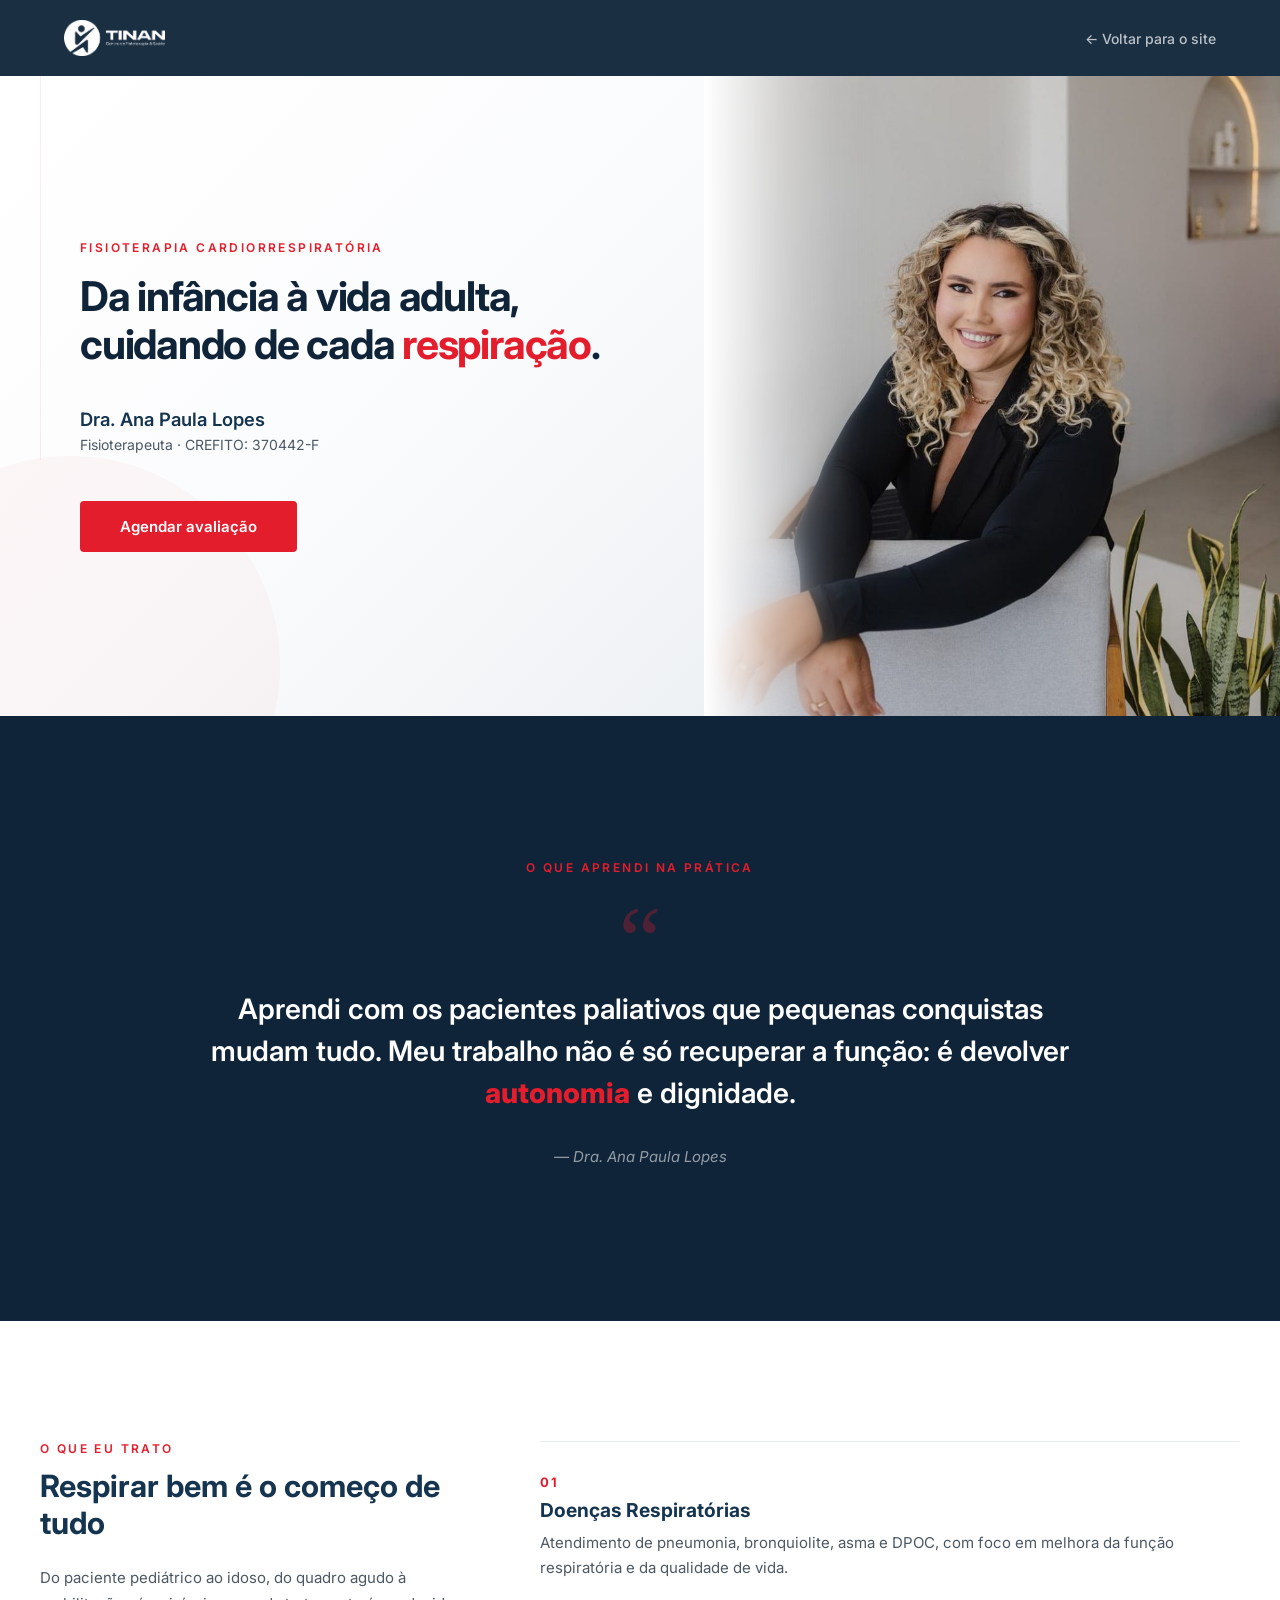
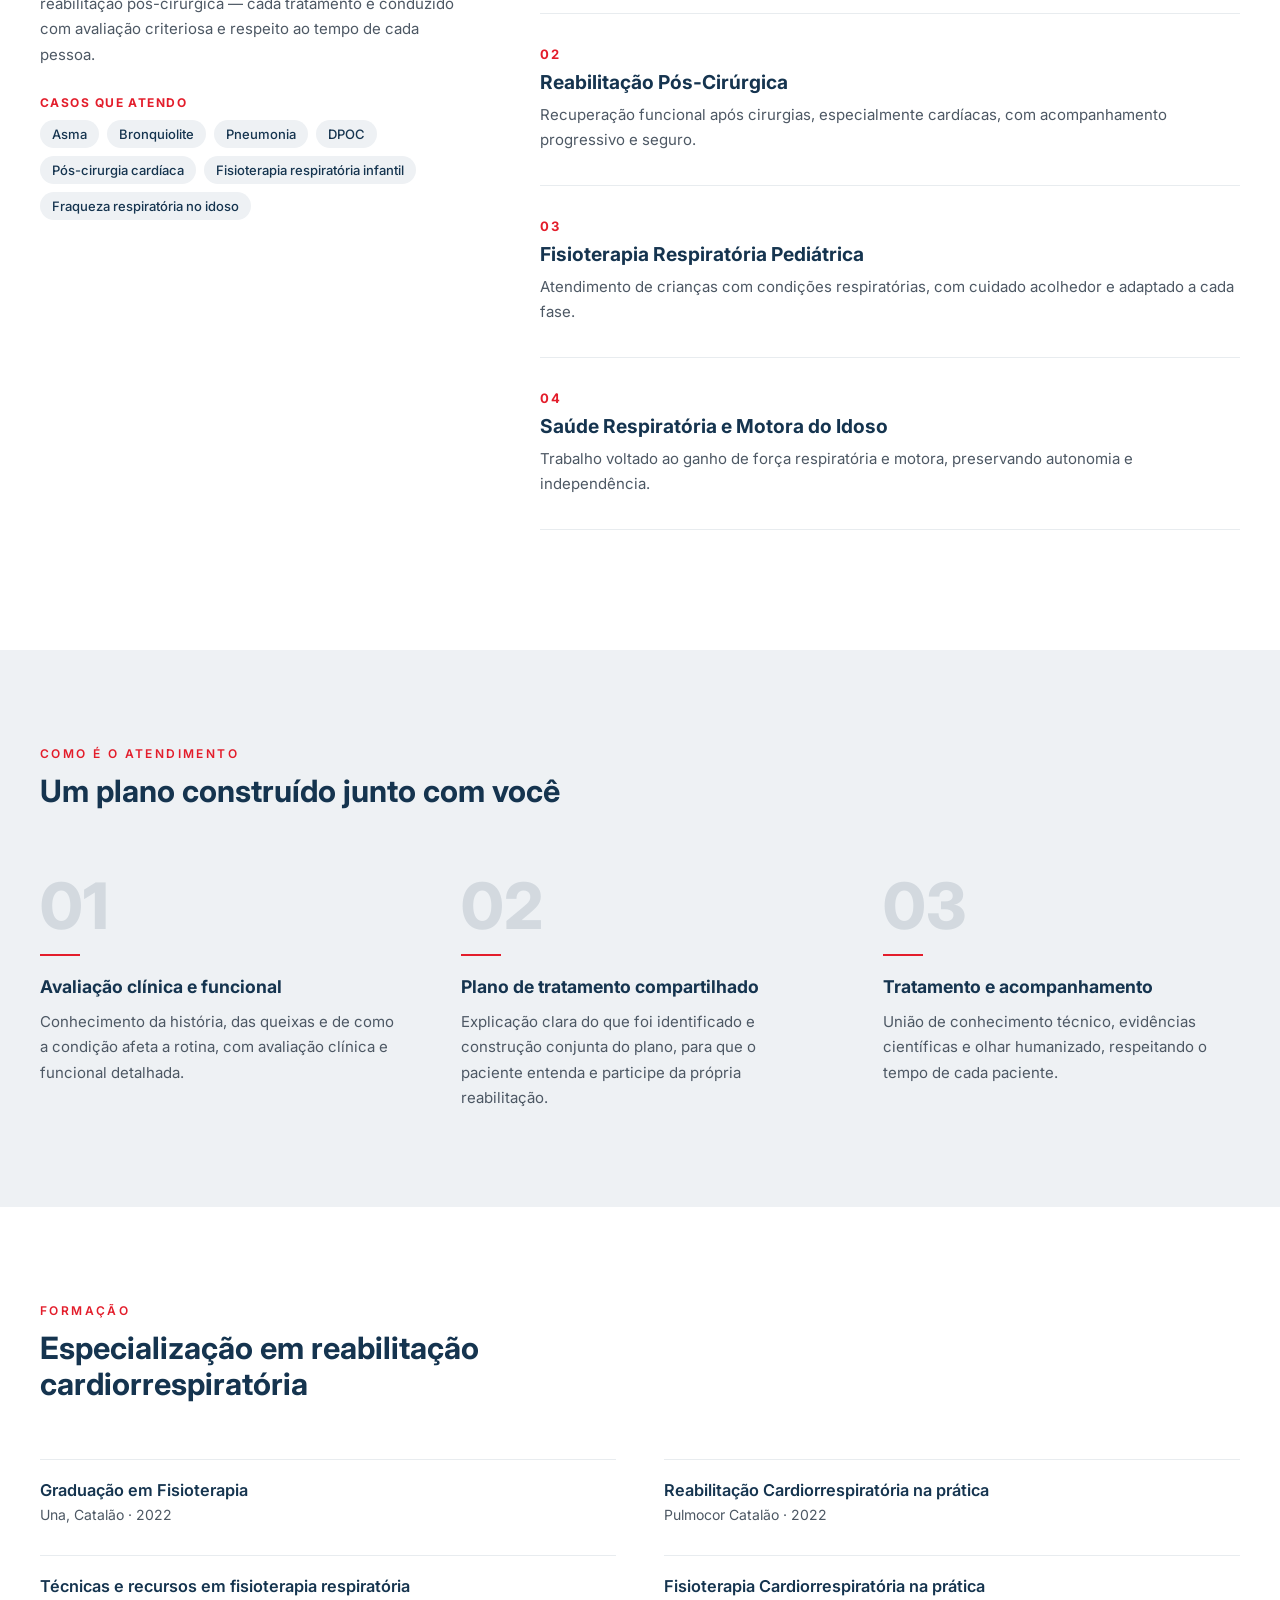
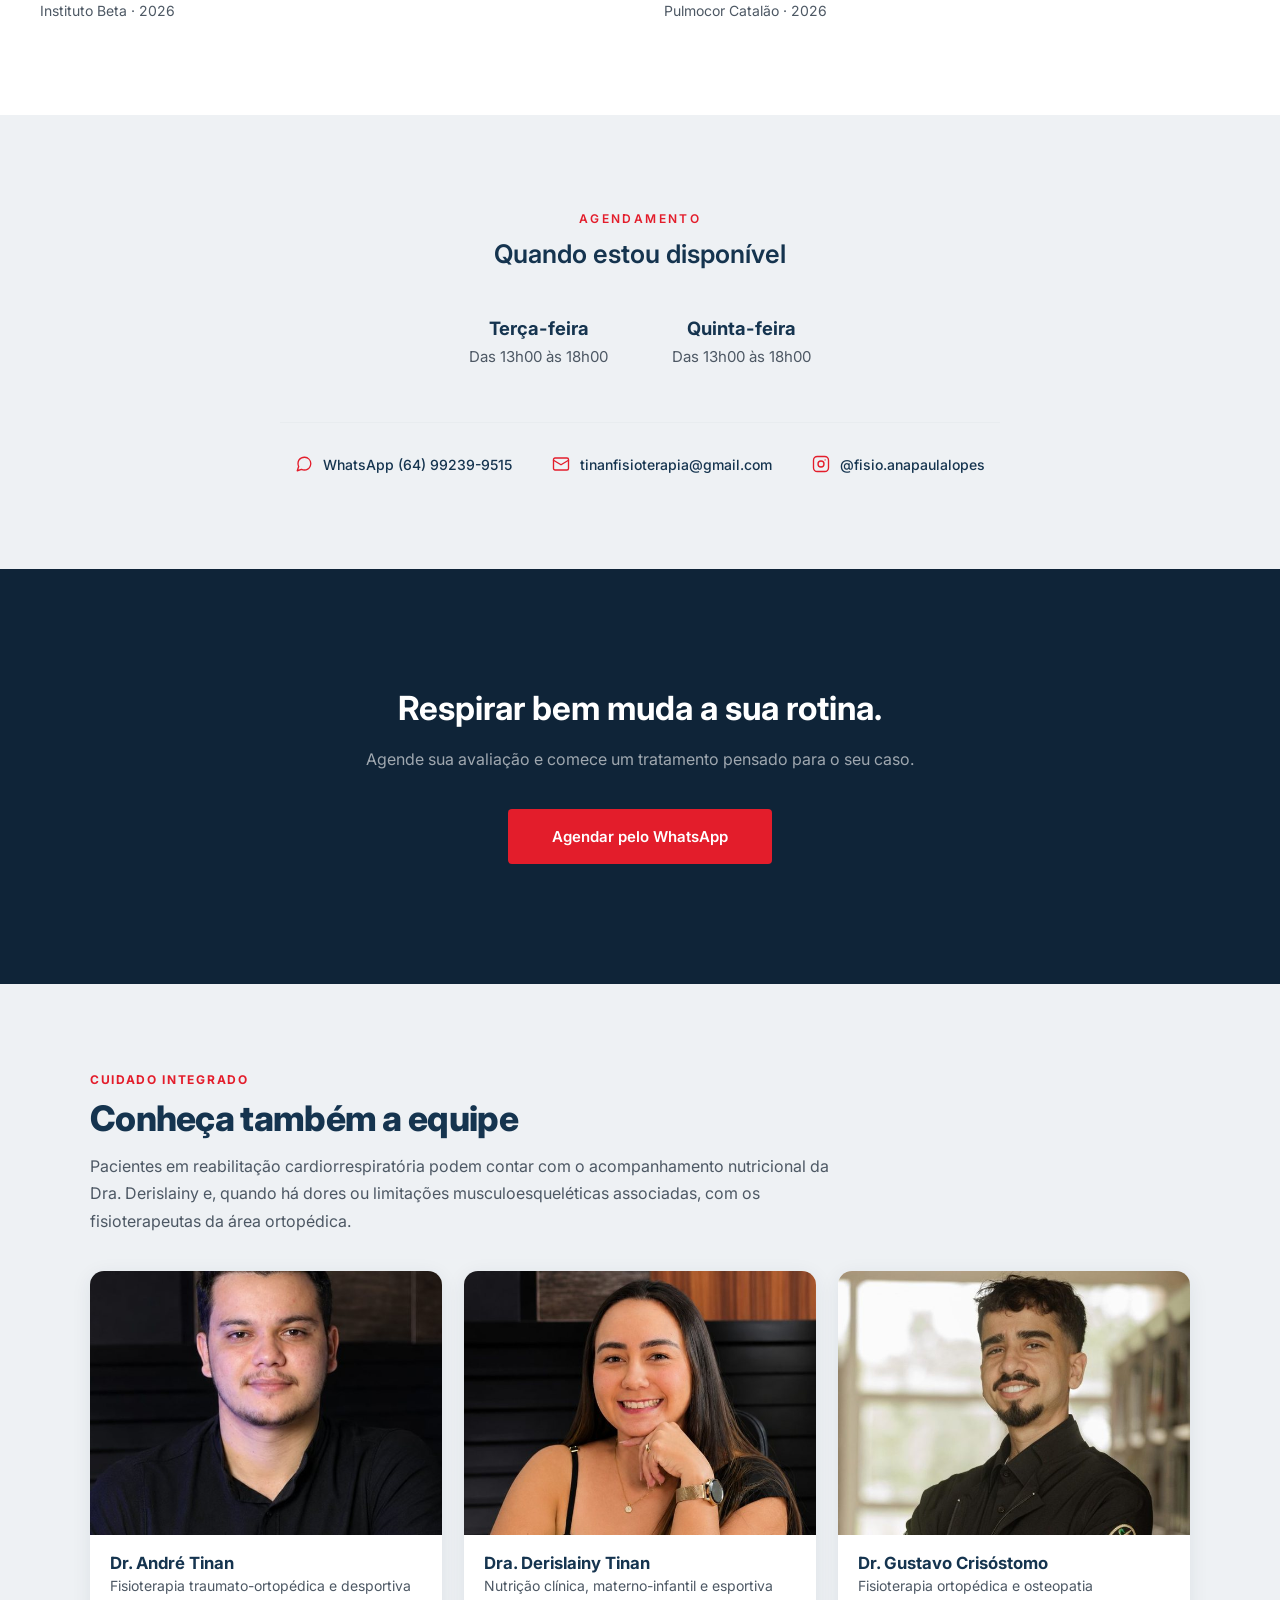
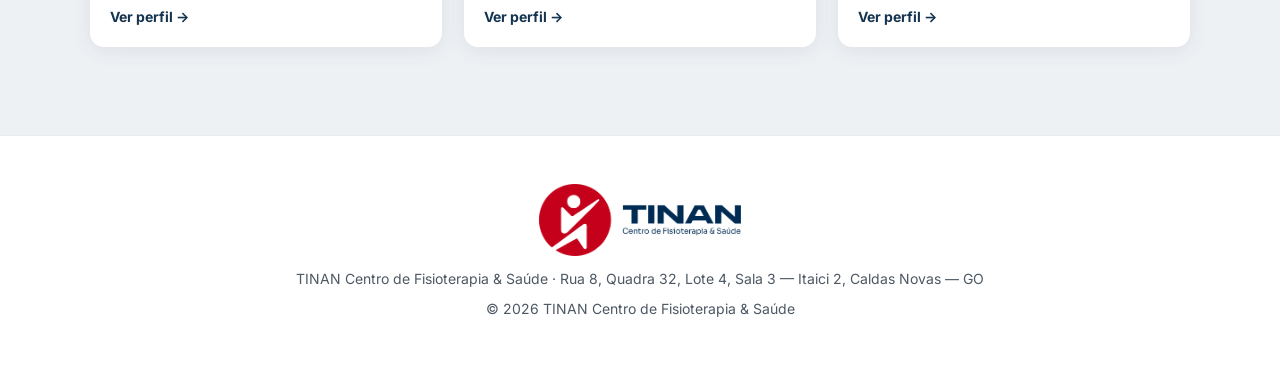
<file: profissionais/anapaula.html>
<!DOCTYPE html>
<html lang="pt-BR" data-theme="light">
<head>
<meta charset="UTF-8">
<script>document.documentElement.classList.add("js")</script>
<link rel="icon" href="../imagens/logo-tinancirculo.png">
<meta name="viewport" content="width=device-width, initial-scale=1.0">
<title>Dra. Ana Paula Lopes | Fisioterapia Respiratória em Caldas Novas – Adulto e Infantil</title>
<meta name="description" content="Fisioterapia cardiorrespiratória em Caldas Novas (GO) para crianças, adultos e idosos: asma, bronquiolite, pneumonia, DPOC e reabilitação após cirurgia cardíaca. Agende pelo WhatsApp.">
<link rel="canonical" href="https://tinan.com.br/profissionais/anapaula.html">
<meta property="og:title" content="Dra. Ana Paula Lopes | Fisioterapia Respiratória em Caldas Novas – Adulto e Infantil">
<meta property="og:description" content="Fisioterapia cardiorrespiratória em Caldas Novas (GO) para crianças, adultos e idosos: asma, bronquiolite, pneumonia, DPOC e reabilitação após cirurgia cardíaca. Agende pelo WhatsApp.">
<meta property="og:image" content="https://tinan.com.br/imagens/profissional-ana-card.jpg">
<meta property="og:type" content="profile">
<link rel="preconnect" href="https://fonts.googleapis.com">
<link rel="preconnect" href="https://fonts.gstatic.com" crossorigin>
<link rel="stylesheet" href="https://fonts.googleapis.com/css2?family=Inter:wght@400;500;600;700;800&display=swap">
<style>
:root {
--accent: #E31D2B;
--accent-text: #E31D2B;
--accent-contrast: #FFFFFF;
--tinan-red: #E31D2B;
--tinan-navy: #15344F;
--tinan-deep: #0F2438;
--tinan-white: #FFFFFF;
--tinan-light: #EEF1F4;
--tinan-grey: #4D5864;
--tinan-line: #E8ECEF;
--font-main: 'Inter', system-ui, -apple-system, sans-serif;
}
*, *::before, *::after { box-sizing: border-box; }
html { scroll-behavior: smooth; }
body {
margin: 0;
font-family: var(--font-main);
color: var(--tinan-navy);
background: var(--tinan-white);
-webkit-font-smoothing: antialiased;
}
img { max-width: 100%; display: block; }
a { color: inherit; }
:focus-visible {
outline: 3px solid var(--tinan-red);
outline-offset: 3px;
border-radius: 4px;
}
.js .fade-in {
opacity: 0;
transform: translateY(24px);
transition: opacity 0.8s ease, transform 0.8s ease;
}
.js .fade-in.is-visible {
opacity: 1;
transform: none;
}
@media (prefers-reduced-motion: reduce) {
.fade-in { opacity: 1; transform: none; transition: none; }
html { scroll-behavior: auto; }
}

/* Header */
.site-header {
position: sticky;
top: 0;
z-index: 100;
background: rgba(15, 36, 56, 0.95);
backdrop-filter: blur(8px);
-webkit-backdrop-filter: blur(8px);
padding: 20px 0;
}
.site-header .inner {
max-width: 1200px;
margin: 0 auto;
padding: 0 24px;
display: flex;
justify-content: space-between;
align-items: center;
gap: 16px;
}
.site-header img.logo-head {
height: 36px;
width: auto;
object-fit: contain;
}
.back-link {
color: #FFFFFF;
opacity: 0.7;
text-decoration: none;
font-size: 14px;
font-weight: 500;
transition: opacity 0.2s ease;
}
.back-link:hover { opacity: 1; }

/* Hero editorial */
.hero {
display: grid;
grid-template-columns: 1fr;
min-height: 100vh;
}
.hero-photo {
position: relative;
aspect-ratio: 4 / 5;
background-image: url('../imagens/profissional-ana-perfil.jpg');
background-size: cover;
background-position: center top;
order: -1;
overflow: hidden;
}
.hero-photo::after {
content: "";
position: absolute;
left: 0;
right: 0;
bottom: 0;
height: 35%;
background: linear-gradient(to bottom, rgba(255,255,255,0) 0%, rgba(255,255,255,0.85) 60%, #FFFFFF 100%);
backdrop-filter: blur(12px);
-webkit-backdrop-filter: blur(12px);
-webkit-mask-image: linear-gradient(to top, #000 0%, transparent 100%);
mask-image: linear-gradient(to top, #000 0%, transparent 100%);
pointer-events: none;
}
.hero-text {
position: relative;
display: flex;
align-items: center;
padding: 56px 24px 72px;
background: linear-gradient(135deg, #FFFFFF 0%, #FAFBFC 55%, #EEF1F4 100%);
overflow: hidden;
}
.hero-text .deco-circle {
position: absolute;
width: 420px;
height: 420px;
border-radius: 50%;
background: #E31D2B;
opacity: 0.03;
left: -140px;
bottom: -160px;
pointer-events: none;
}
.hero-text .deco-line {
position: absolute;
top: 0;
left: 40px;
width: 1px;
height: 60%;
background: #E31D2B;
opacity: 0.08;
pointer-events: none;
}
.hero-content {
position: relative;
z-index: 1;
max-width: 560px;
}
.eyebrow-red {
display: block;
color: var(--tinan-red);
text-transform: uppercase;
letter-spacing: 0.2em;
font-weight: 600;
font-size: 12px;
}
.hero-title {
color: var(--tinan-deep);
font-weight: 700;
font-size: clamp(2rem, 3.2vw, 3.2rem);
line-height: 1.15;
letter-spacing: -0.03em;
margin: 18px 0 0;
}
.hero-title .red { color: var(--tinan-red); }
.hero-name {
color: var(--tinan-navy);
font-weight: 600;
font-size: 1.15rem;
margin: 40px 0 0;
}
.hero-role {
color: var(--tinan-grey);
font-size: 14px;
margin: 6px 0 0;
}
.btn-red {
display: inline-block;
background: var(--tinan-red);
color: #FFFFFF;
padding: 16px 40px;
border-radius: 4px;
text-decoration: none;
font-weight: 600;
font-size: 15px;
border: none;
cursor: pointer;
transition: background 0.2s ease, transform 0.2s ease;
margin-top: 48px;
font-family: inherit;
}
.btn-red:hover { background: #B8161D; transform: translateY(-1px); }
.btn-red:focus-visible { outline: 3px solid var(--tinan-navy); outline-offset: 3px; }

/* Citation */
.quote-section {
background: var(--tinan-deep);
padding: 88px 24px;
}
@media (min-width: 900px) {
.quote-section { padding: 140px 24px; }
}
.quote-wrap {
max-width: 900px;
margin: 0 auto;
text-align: center;
}
.quote-label {
color: var(--tinan-red);
text-transform: uppercase;
letter-spacing: 0.2em;
font-weight: 600;
font-size: 12px;
}
.quote-mark {
display: block;
font-size: 6rem;
line-height: 1;
color: var(--tinan-red);
opacity: 0.3;
margin-top: 16px;
font-family: Georgia, serif;
}
.quote-text {
color: #FFFFFF;
font-weight: 600;
font-size: clamp(1.5rem, 2.2vw, 2.2rem);
line-height: 1.5;
margin: 0;
}
.quote-text strong { color: var(--tinan-red); font-weight: 800; }
.quote-sign {
color: #FFFFFF;
opacity: 0.55;
font-style: italic;
margin-top: 32px;
font-size: 15px;
}

/* Generic sections */
.section { padding: 96px 24px; }
@media (min-width: 900px) {
.section.pad-120 { padding: 120px 24px; }
}
.container { max-width: 1200px; margin: 0 auto; }
.eyebrow-small {
color: var(--tinan-red);
text-transform: uppercase;
letter-spacing: 0.2em;
font-weight: 600;
font-size: 12px;
display: block;
}
.section-title {
color: var(--tinan-navy);
font-weight: 700;
font-size: clamp(1.6rem, 2.4vw, 2.4rem);
line-height: 1.2;
margin: 12px 0 0;
}
.body-muted {
color: var(--tinan-grey);
line-height: 1.7;
font-size: 15px;
}

/* Tratamentos */
.treat-grid {
display: grid;
grid-template-columns: 1fr;
gap: 48px;
}
@media (min-width: 900px) {
.treat-grid { grid-template-columns: 35% 1fr; gap: 80px; align-items: start; }
.treat-left { position: sticky; top: 100px; }
}
.treat-list { list-style: none; margin: 0; padding: 0; }
.treat-item {
border-top: 1px solid var(--tinan-line);
padding: 32px 0;
}
.treat-item:last-child { border-bottom: 1px solid var(--tinan-line); }
.treat-num {
color: var(--tinan-red);
font-weight: 700;
text-transform: uppercase;
letter-spacing: 0.15em;
font-size: 13px;
}
.treat-title {
color: var(--tinan-navy);
font-weight: 700;
font-size: 1.2rem;
margin: 8px 0 0;
}
.treat-desc {
color: var(--tinan-grey);
line-height: 1.7;
margin: 8px 0 0;
font-size: 15px;
}

/* Atendimento */
.steps-head { max-width: 640px; }
.steps-grid {
display: grid;
grid-template-columns: 1fr;
gap: 64px;
margin-top: 64px;
align-items: start;
}
@media (min-width: 900px) {
.steps-grid { grid-template-columns: repeat(3, 1fr); }
}
.step-num {
color: var(--tinan-navy);
opacity: 0.12;
font-weight: 800;
font-size: 4rem;
line-height: 1;
display: block;
}
.step-divider {
width: 40px;
height: 2px;
background: var(--tinan-red);
margin-top: 16px;
}
.step-title {
color: var(--tinan-navy);
font-weight: 700;
font-size: 1.1rem;
margin: 20px 0 0;
}
.step-text {
color: var(--tinan-grey);
line-height: 1.7;
margin: 12px 0 0;
font-size: 15px;
}

/* Formação */
.edu-head { max-width: 640px; }
.edu-grid {
display: grid;
grid-template-columns: 1fr;
gap: 32px 48px;
margin-top: 56px;
grid-auto-flow: row;
}
@media (min-width: 720px) {
.edu-grid { grid-template-columns: 1fr 1fr; }
}
.edu-item {
border-top: 1px solid var(--tinan-line);
padding-top: 20px;
}
.edu-course {
color: var(--tinan-navy);
font-weight: 600;
font-size: 1.02rem;
margin: 0;
}
.edu-meta {
color: var(--tinan-grey);
font-size: 14px;
margin: 6px 0 0;
}

/* Agendamento */
.schedule-section {
background: var(--tinan-light);
padding: 96px 24px;
}
.schedule-wrap {
max-width: 720px;
margin: 0 auto;
text-align: center;
}
.schedule-title {
color: var(--tinan-navy);
font-weight: 600;
font-size: clamp(1.4rem, 2vw, 1.8rem);
margin: 12px 0 0;
}
.schedule-times {
margin-top: 48px;
display: flex;
justify-content: center;
gap: 64px;
flex-wrap: wrap;
}
.schedule-block { text-align: center; }
.schedule-day {
color: var(--tinan-navy);
font-weight: 700;
font-size: 1.15rem;
margin: 0;
}
.schedule-hours {
color: var(--tinan-grey);
font-size: 15px;
margin: 8px 0 0;
}
@media (max-width: 600px) {
.schedule-times { flex-direction: column; gap: 24px; }
}
.contact-divider {
width: 100%;
height: 1px;
background: var(--tinan-line);
border: 0;
margin: 56px 0 0;
}
.contact-row {
margin-top: 32px;
display: flex;
justify-content: center;
align-items: center;
flex-wrap: wrap;
gap: 40px;
}
.contact-link {
display: inline-flex;
align-items: center;
gap: 10px;
color: var(--tinan-navy);
font-size: 14px;
font-weight: 500;
text-decoration: none;
transition: opacity 0.2s ease;
}
.contact-link:hover { opacity: 0.7; }
@media (max-width: 600px) {
.contact-row { flex-direction: column; gap: 16px; }
}

/* CTA final */
.cta-section {
background: var(--tinan-deep);
padding: 120px 24px;
}
.cta-wrap {
max-width: 800px;
margin: 0 auto;
text-align: center;
}
.cta-title {
color: #FFFFFF;
font-weight: 700;
font-size: clamp(1.8rem, 2.6vw, 2.6rem);
line-height: 1.2;
margin: 0;
}
.cta-sub {
color: #FFFFFF;
opacity: 0.6;
margin: 20px 0 0;
font-size: 16px;
}
.cta-wrap .btn-red { margin-top: 40px; padding: 18px 44px; }

/* Footer */
.site-footer {
background: #FFFFFF;
padding: 48px 24px;
border-top: 1px solid var(--tinan-line);
text-align: center;
}
.site-footer img {
height: 72px;
width: auto;
object-fit: contain;
margin: 0 auto;
}
.site-footer p {
color: var(--tinan-grey);
font-size: 14px;
margin: 12px 0 0;
line-height: 1.6;
}
.site-footer p.copy { margin-top: 8px; }

/* Desktop hero */
@media (min-width: 900px) {
.hero { grid-template-columns: 55fr 45fr; }
.hero-photo {
order: 2;
aspect-ratio: auto;
min-height: 100%;
}
.hero-photo::after {
top: 0;
bottom: 0;
left: 0;
right: auto;
width: 30%;
height: auto;
background: linear-gradient(to right, #FFFFFF 0%, rgba(255,255,255,0.85) 25%, rgba(255,255,255,0) 100%);
-webkit-mask-image: linear-gradient(to right, #000 0%, transparent 100%);
mask-image: linear-gradient(to right, #000 0%, transparent 100%);
}
.hero-text { order: 1; padding: 80px; }
}

/* Cuidado integrado + Conheça também a equipe */
.equipe-sec { background: #EEF1F4; padding: 88px 24px; }
.equipe-inner { max-width: 1100px; margin: 0 auto; }
.equipe-eyebrow { color: #E31D2B; font-size: 12px; font-weight: 700; letter-spacing: .14em; text-transform: uppercase; margin: 0 0 10px; }
.equipe-titulo { color: #15344F; font-size: clamp(1.6rem, 3vw, 2.2rem); font-weight: 800; letter-spacing: -.02em; margin: 0 0 14px; }
.equipe-texto { color: #4D5864; font-size: 1rem; line-height: 1.7; max-width: 760px; margin: 0 0 36px; }
.equipe-grid { display: grid; grid-template-columns: repeat(3, 1fr); gap: 22px; }
.equipe-card { background: #fff; border-radius: 14px; overflow: hidden; box-shadow: 0 4px 20px rgba(21,52,79,.08); text-decoration: none; display: flex; flex-direction: column; transition: transform .25s, box-shadow .25s; }
.equipe-card:hover { transform: translateY(-5px); box-shadow: 0 16px 40px rgba(21,52,79,.16); }
.equipe-card img { width: 100%; aspect-ratio: 4 / 3; object-fit: cover; object-position: center 30%; }
.equipe-card div { padding: 18px 20px 22px; display: flex; flex-direction: column; flex: 1; }
.equipe-card strong { color: #15344F; font-size: 1.05rem; }
.equipe-card span { color: #4D5864; font-size: 14px; margin-top: 4px; }
.equipe-card em { font-style: normal; color: #15344F; font-weight: 700; font-size: 14px; margin-top: auto; padding-top: 14px; }
.equipe-card:hover em { color: #E31D2B; }
@media (max-width: 760px) { .equipe-grid { grid-template-columns: 1fr; } .equipe-card { flex-direction: row; } .equipe-card img { width: 110px; aspect-ratio: auto; height: auto; } }

/* Casos que atendo */
.casos { margin-top: 28px; }
.casos-rotulo { font-size: 12px; font-weight: 700; letter-spacing: .12em; text-transform: uppercase; color: #E31D2B; margin: 0 0 10px; }
.casos ul { list-style: none; margin: 0; padding: 0; display: flex; flex-wrap: wrap; gap: 8px; }
.casos li { font-size: 13px; font-weight: 500; color: #15344F; background: #EEF1F4; padding: 6px 12px; border-radius: 999px; }
/* Topo menor: a foto não ocupa mais a tela inteira */
@media (min-width: 900px) {
  .hero, .opening { min-height: min(72vh, 640px) !important; }
  .hero-photo, .opening-photo { min-height: 0 !important; height: auto !important; }
}
@media (max-width: 899px) {
  .hero-photo, .opening-photo { aspect-ratio: 1 / 1 !important; background-position: center 20% !important; }
  /* no celular, só um degradê suave na base da foto, sem o borrão cinza */
  .hero-photo::after, .hero-photo::before, .opening-photo::after, .opening-photo::before, .opening-photo .blur-edge {
    backdrop-filter: none !important; -webkit-backdrop-filter: none !important;
  }
}
/* WhatsApp flutuante: só no celular */
.whats-flutuante { display: none; }
@media (max-width: 980px) {
  .whats-flutuante { position: fixed; right: 16px; bottom: 16px; z-index: 1100; width: 54px; height: 54px; border-radius: 50%; background: #25D366; color: #fff; display: grid; place-items: center; box-shadow: 0 8px 24px rgba(0,0,0,.25); }
  .whats-flutuante svg { width: 30px; height: 30px; }
}
</style>
</head>
<body>

<header class="site-header">
<div class="inner">
<a href="../index.html" aria-label="Ir para a página inicial da TINAN" style="display:inline-flex"><img class="logo-head" src="../imagens/logo-tinanbranco.png" alt="Logo TINAN Centro de Fisioterapia & Saúde"></a>
<a class="back-link" href="../index.html" aria-label="Voltar para o site da TINAN">← Voltar para o site</a>
</div>
</header>

<main>
<section class="hero" aria-labelledby="hero-title">
<div class="hero-photo" role="img" aria-label="Dra. Ana Paula Lopes, fisioterapeuta da TINAN"></div>
<div class="hero-text">
<div class="deco-circle" aria-hidden="true"></div>
<div class="deco-line" aria-hidden="true"></div>
<div class="hero-content fade-in">
<span class="eyebrow-red">Fisioterapia cardiorrespiratória</span>
<h1 class="hero-title" id="hero-title">Da infância à vida adulta, cuidando de cada <span class="red">respiração</span>.</h1>
<p class="hero-name">Dra. Ana Paula Lopes</p>
<p class="hero-role">Fisioterapeuta · CREFITO: 370442-F</p>
<a class="btn-red" href="https://wa.me/5564992399515?text=Ol%C3%A1!%20Vim%20pelo%20site%20e%20gostaria%20de%20agendar%20uma%20avalia%C3%A7%C3%A3o%20fisioterap%C3%AAutica%20com%20a%20Dra.%20Ana%20Paula%20Moreira." target="_blank" rel="noopener">Agendar avaliação</a>
</div>
</div>
</section>

<section class="quote-section" aria-labelledby="quote-label">
<div class="quote-wrap fade-in">
<span class="quote-label" id="quote-label">O que aprendi na prática</span>
<span class="quote-mark" aria-hidden="true">“</span>
<p class="quote-text">Aprendi com os pacientes paliativos que pequenas conquistas mudam tudo. Meu trabalho não é só recuperar a função: é devolver <strong>autonomia</strong> e dignidade.</p>
<p class="quote-sign">— Dra. Ana Paula Lopes</p>
</div>
</section>

<section class="section pad-120" aria-labelledby="treat-title">
<div class="treat-grid container">
<div class="treat-left fade-in">
<span class="eyebrow-small">O que eu trato</span>
<h2 class="section-title" id="treat-title">Respirar bem é o começo de tudo</h2>
<p class="body-muted" style="margin-top:24px">Do paciente pediátrico ao idoso, do quadro agudo à reabilitação pós-cirúrgica — cada tratamento é conduzido com avaliação criteriosa e respeito ao tempo de cada pessoa.</p>
<div class="casos"><p class="casos-rotulo">Casos que atendo</p><ul><li>Asma</li><li>Bronquiolite</li><li>Pneumonia</li><li>DPOC</li><li>Pós-cirurgia cardíaca</li><li>Fisioterapia respiratória infantil</li><li>Fraqueza respiratória no idoso</li></ul></div>
</div>
<ul class="treat-list">
<li class="treat-item fade-in">
<div class="treat-num">01</div>
<h3 class="treat-title">Doenças Respiratórias</h3>
<p class="treat-desc">Atendimento de pneumonia, bronquiolite, asma e DPOC, com foco em melhora da função respiratória e da qualidade de vida.</p>
</li>
<li class="treat-item fade-in">
<div class="treat-num">02</div>
<h3 class="treat-title">Reabilitação Pós-Cirúrgica</h3>
<p class="treat-desc">Recuperação funcional após cirurgias, especialmente cardíacas, com acompanhamento progressivo e seguro.</p>
</li>
<li class="treat-item fade-in">
<div class="treat-num">03</div>
<h3 class="treat-title">Fisioterapia Respiratória Pediátrica</h3>
<p class="treat-desc">Atendimento de crianças com condições respiratórias, com cuidado acolhedor e adaptado a cada fase.</p>
</li>
<li class="treat-item fade-in">
<div class="treat-num">04</div>
<h3 class="treat-title">Saúde Respiratória e Motora do Idoso</h3>
<p class="treat-desc">Trabalho voltado ao ganho de força respiratória e motora, preservando autonomia e independência.</p>
</li>
</ul>
</div>
</section>

<section class="section" style="background:#EEF1F4" aria-labelledby="steps-title">
<div class="container">
<div class="steps-head fade-in">
<span class="eyebrow-small">Como é o atendimento</span>
<h2 class="section-title" id="steps-title">Um plano construído junto com você</h2>
</div>
<div class="steps-grid">
<div class="fade-in">
<span class="step-num" aria-hidden="true">01</span>
<div class="step-divider"></div>
<h3 class="step-title">Avaliação clínica e funcional</h3>
<p class="step-text">Conhecimento da história, das queixas e de como a condição afeta a rotina, com avaliação clínica e funcional detalhada.</p>
</div>
<div class="fade-in">
<span class="step-num" aria-hidden="true">02</span>
<div class="step-divider"></div>
<h3 class="step-title">Plano de tratamento compartilhado</h3>
<p class="step-text">Explicação clara do que foi identificado e construção conjunta do plano, para que o paciente entenda e participe da própria reabilitação.</p>
</div>
<div class="fade-in">
<span class="step-num" aria-hidden="true">03</span>
<div class="step-divider"></div>
<h3 class="step-title">Tratamento e acompanhamento</h3>
<p class="step-text">União de conhecimento técnico, evidências científicas e olhar humanizado, respeitando o tempo de cada paciente.</p>
</div>
</div>
</div>
</section>

<section class="section" aria-labelledby="edu-title">
<div class="container">
<div class="edu-head fade-in">
<span class="eyebrow-small">Formação</span>
<h2 class="section-title" id="edu-title">Especialização em reabilitação cardiorrespiratória</h2>
</div>
<div class="edu-grid">
<div class="edu-item fade-in">
<p class="edu-course">Graduação em Fisioterapia</p>
<p class="edu-meta">Una, Catalão · 2022</p>
</div>
<div class="edu-item fade-in">
<p class="edu-course">Reabilitação Cardiorrespiratória na prática</p>
<p class="edu-meta">Pulmocor Catalão · 2022</p>
</div>
<div class="edu-item fade-in">
<p class="edu-course">Técnicas e recursos em fisioterapia respiratória</p>
<p class="edu-meta">Instituto Beta · 2026</p>
</div>
<div class="edu-item fade-in">
<p class="edu-course">Fisioterapia Cardiorrespiratória na prática</p>
<p class="edu-meta">Pulmocor Catalão · 2026</p>
</div>
</div>
</div>
</section>

<section class="schedule-section" aria-labelledby="schedule-title">
<div class="schedule-wrap fade-in">
<span class="eyebrow-red">Agendamento</span>
<h2 class="schedule-title" id="schedule-title">Quando estou disponível</h2>
<div class="schedule-times">
<div class="schedule-block">
<p class="schedule-day">Terça-feira</p>
<p class="schedule-hours">Das 13h00 às 18h00</p>
</div>
<div class="schedule-block">
<p class="schedule-day">Quinta-feira</p>
<p class="schedule-hours">Das 13h00 às 18h00</p>
</div>
</div>
<hr class="contact-divider">
<div class="contact-row">
<a class="contact-link" href="https://wa.me/5564992399515?text=Ol%C3%A1!%20Vim%20pelo%20site%20e%20gostaria%20de%20agendar%20uma%20avalia%C3%A7%C3%A3o%20fisioterap%C3%AAutica%20com%20a%20Dra.%20Ana%20Paula%20Moreira." target="_blank" rel="noopener" aria-label="WhatsApp (64) 99239-9515">
<svg viewBox="0 0 24 24" width="18" height="18" fill="none" stroke="#E31D2B" stroke-width="1.8" stroke-linecap="round" stroke-linejoin="round" aria-hidden="true"><path d="M21 11.5a8.38 8.38 0 0 1-.9 3.8 8.5 8.5 0 0 1-7.6 4.7 8.38 8.38 0 0 1-3.8-.9L3 21l1.9-5.7a8.38 8.38 0 0 1-.9-3.8 8.5 8.5 0 0 1 4.7-7.6 8.38 8.38 0 0 1 3.8-.9h.5a8.48 8.48 0 0 1 8 8v.5z"/></svg>
WhatsApp (64) 99239-9515
</a>
<a class="contact-link" href="mailto:tinanfisioterapia@gmail.com" aria-label="Enviar e-mail para tinanfisioterapia@gmail.com">
<svg viewBox="0 0 24 24" width="18" height="18" fill="none" stroke="#E31D2B" stroke-width="1.8" stroke-linecap="round" stroke-linejoin="round" aria-hidden="true"><rect x="2" y="4" width="20" height="16" rx="2"/><path d="m22 7-10 6L2 7"/></svg>
tinanfisioterapia@gmail.com
</a>
<a class="contact-link" href="https://instagram.com/fisio.anapaulalopes" target="_blank" rel="noopener" aria-label="Instagram @fisio.anapaulalopes">
<svg viewBox="0 0 24 24" width="18" height="18" fill="none" stroke="#E31D2B" stroke-width="1.8" stroke-linecap="round" stroke-linejoin="round" aria-hidden="true"><rect x="2" y="2" width="20" height="20" rx="5"/><circle cx="12" cy="12" r="4"/><line x1="17.5" y1="6.5" x2="17.5" y2="6.5"/></svg>
@fisio.anapaulalopes
</a>
</div>
</div>
</section>

<section class="cta-section" aria-labelledby="cta-title">
<div class="cta-wrap fade-in">
<h2 class="cta-title" id="cta-title">Respirar bem muda a sua rotina.</h2>
<p class="cta-sub">Agende sua avaliação e comece um tratamento pensado para o seu caso.</p>
<a class="btn-red" href="https://wa.me/5564992399515?text=Ol%C3%A1!%20Vim%20pelo%20site%20e%20gostaria%20de%20agendar%20uma%20avalia%C3%A7%C3%A3o%20fisioterap%C3%AAutica%20com%20a%20Dra.%20Ana%20Paula%20Moreira." target="_blank" rel="noopener">Agendar pelo WhatsApp</a>
</div>
</section>
</main>

<section class="equipe-sec" aria-labelledby="equipe-title">
<div class="equipe-inner">
<p class="equipe-eyebrow">Cuidado integrado</p>
<h2 class="equipe-titulo" id="equipe-title">Conheça também a equipe</h2>
<p class="equipe-texto">Pacientes em reabilitação cardiorrespiratória podem contar com o acompanhamento nutricional da Dra. Derislainy e, quando há dores ou limitações musculoesqueléticas associadas, com os fisioterapeutas da área ortopédica.</p>
<div class="equipe-grid">
<a class="equipe-card" href="andre.html"><img src="../imagens/profissional-andre-card.jpg" alt="Dr. André Tinan" loading="lazy"><div><strong>Dr. André Tinan</strong><span>Fisioterapia traumato-ortopédica e desportiva</span><em>Ver perfil →</em></div></a>
<a class="equipe-card" href="derislainy.html"><img src="../imagens/profissional-derislainy-card.jpg" alt="Dra. Derislainy Tinan" loading="lazy"><div><strong>Dra. Derislainy Tinan</strong><span>Nutrição clínica, materno-infantil e esportiva</span><em>Ver perfil →</em></div></a>
<a class="equipe-card" href="gustavo.html"><img src="../imagens/profissional-gustavo-card.jpg" alt="Dr. Gustavo Crisóstomo" loading="lazy"><div><strong>Dr. Gustavo Crisóstomo</strong><span>Fisioterapia ortopédica e osteopatia</span><em>Ver perfil →</em></div></a>
</div>
</div>
</section>

<footer class="site-footer">
<img src="../imagens/logo-tinanlateral.png" alt="Logo TINAN Centro de Fisioterapia & Saúde">
<p>TINAN Centro de Fisioterapia &amp; Saúde · Rua 8, Quadra 32, Lote 4, Sala 3 — Itaici 2, Caldas Novas — GO</p>
<p class="copy">© 2026 TINAN Centro de Fisioterapia &amp; Saúde</p>
</footer>

<script>
document.addEventListener('DOMContentLoaded', function () {
var items = document.querySelectorAll('.fade-in');
if ('IntersectionObserver' in window) {
var observer = new IntersectionObserver(function (entries) {
entries.forEach(function (entry) {
if (entry.isIntersecting) {
entry.target.classList.add('is-visible');
observer.unobserve(entry.target);
}
});
}, { threshold: 0.12 });
items.forEach(function (el) { observer.observe(el); });
} else {
items.forEach(function (el) { el.classList.add('is-visible'); });
}
});
</script>

<a class="whats-flutuante" href="https://wa.me/5564992399515?text=Ol%C3%A1!%20Vim%20pelo%20site%20e%20gostaria%20de%20agendar%20uma%20avalia%C3%A7%C3%A3o%20fisioterap%C3%AAutica%20com%20a%20Dra.%20Ana%20Paula%20Moreira." target="_blank" rel="noopener" aria-label="Agendar pelo WhatsApp"><svg viewBox="0 0 24 24" fill="none" stroke="currentColor" stroke-width="2" stroke-linecap="round" stroke-linejoin="round" aria-hidden="true"><path d="M21 11.5a8.4 8.4 0 0 1-12.3 7.4L3 21l2.1-5.6A8.5 8.5 0 1 1 21 11.5z"/><path d="M9 9.5c0 3 2.5 5.5 5.5 5.5l1-1.5-2-1-1 .8a4 4 0 0 1-2-2l.8-1-1-2z" fill="currentColor" stroke="none"/></svg></a>
</body>
</html>
</file>
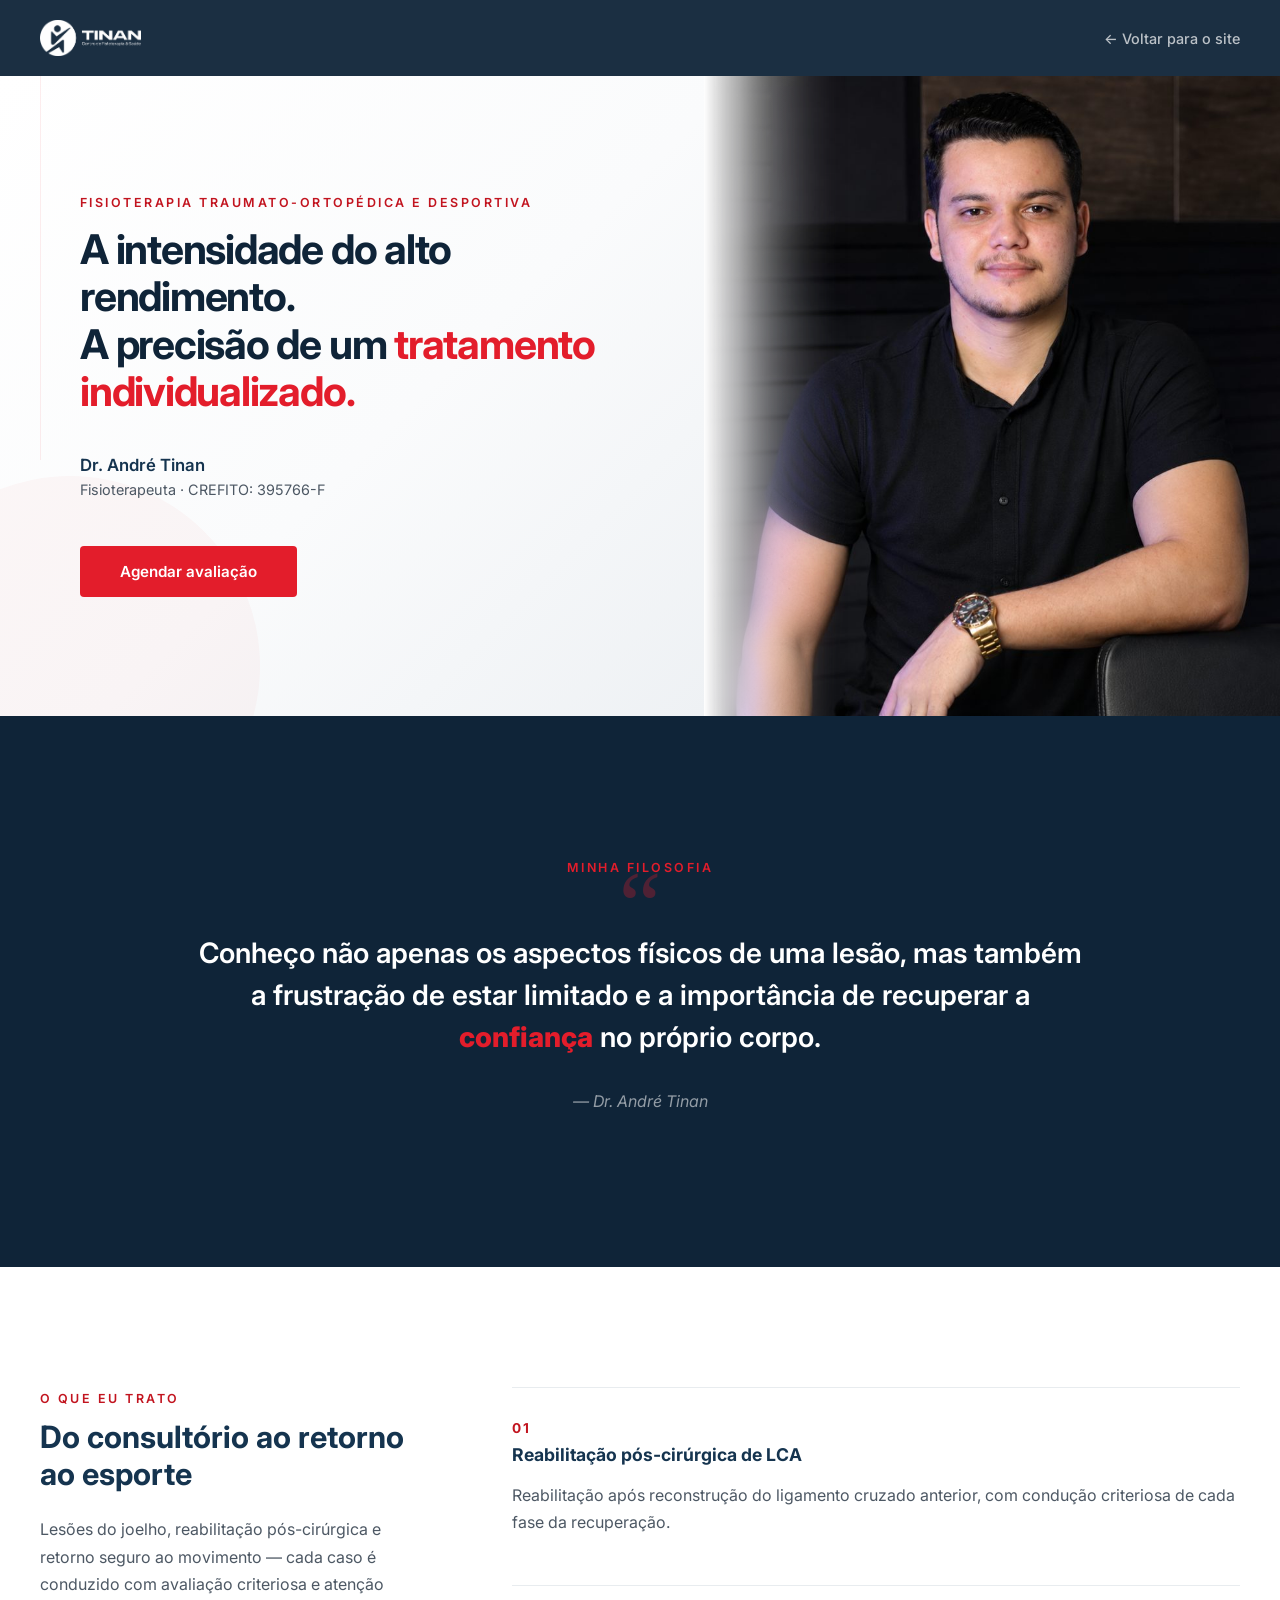
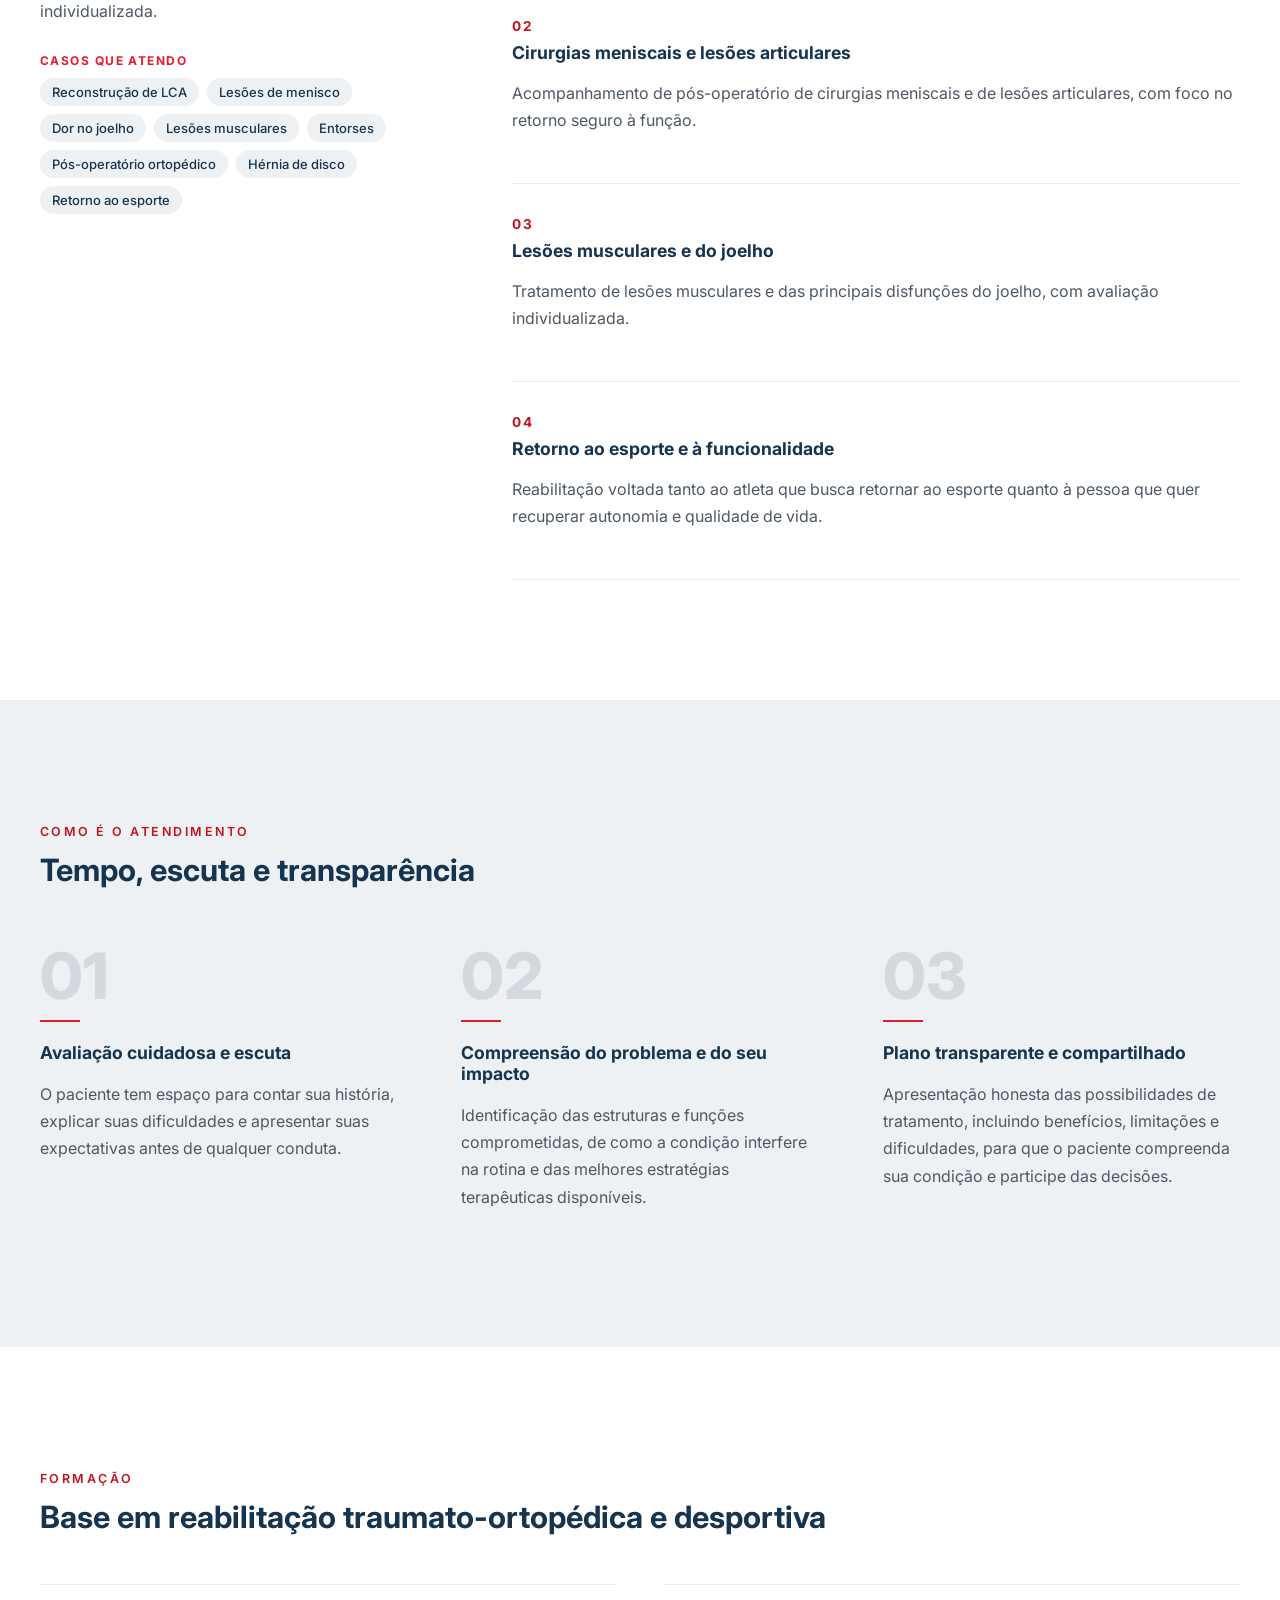
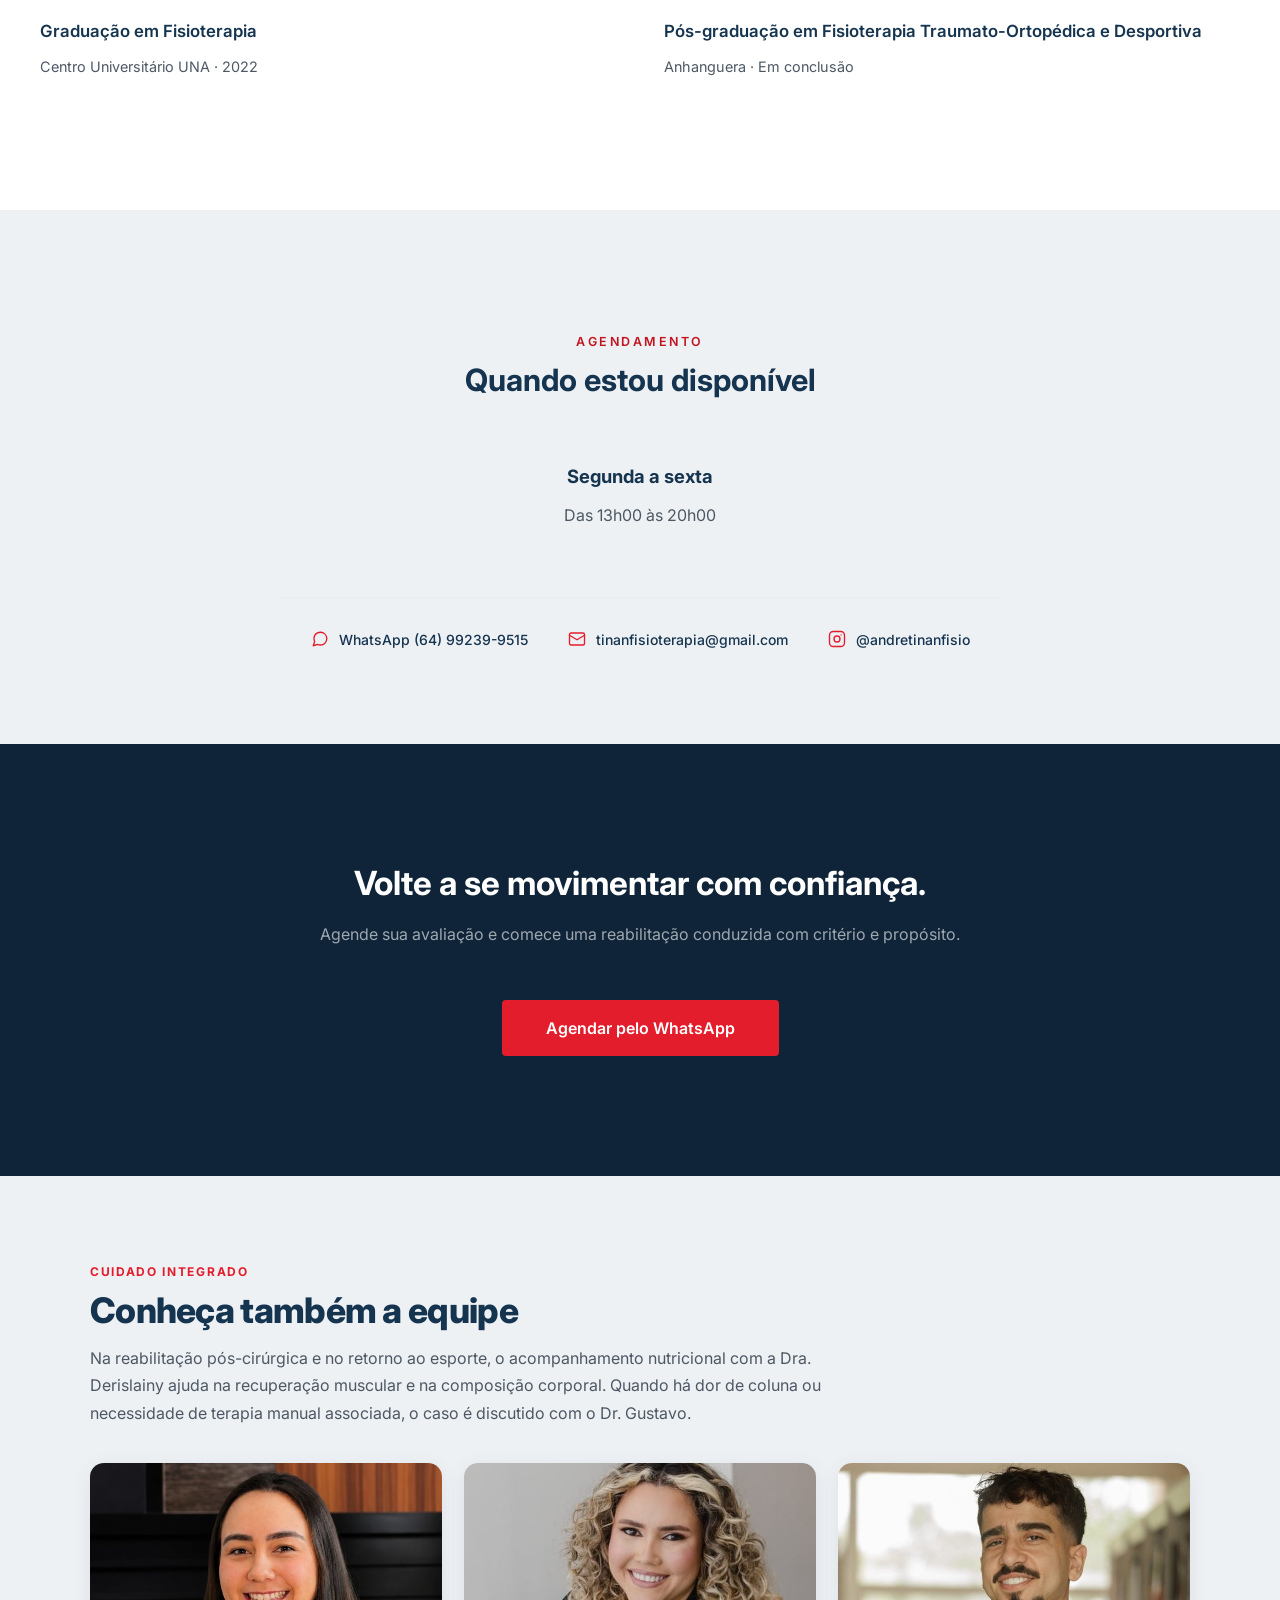
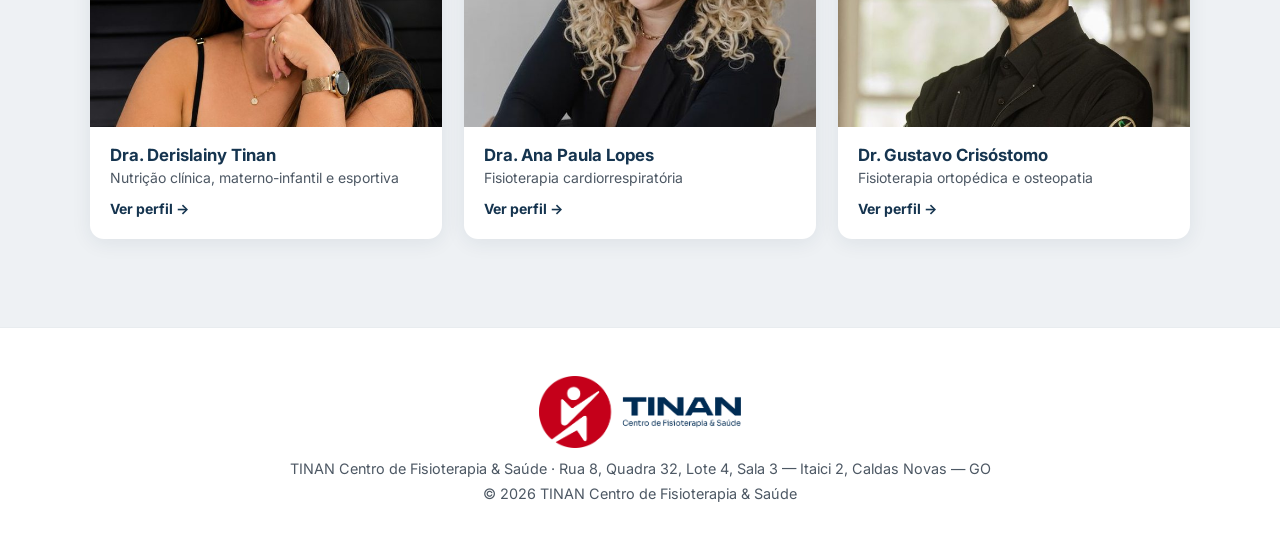
<file: profissionais/andre.html>
<!DOCTYPE html>
<html lang="pt-BR" data-theme="light">
<head>
<meta charset="UTF-8">
<script>document.documentElement.classList.add("js")</script>
<link rel="icon" href="../imagens/logo-tinancirculo.png">
<meta name="viewport" content="width=device-width, initial-scale=1.0">
<title>Dr. André Tinan | Fisioterapeuta em Caldas Novas – Joelho, LCA e Fisioterapia Esportiva</title>
<meta name="description" content="Fisioterapia traumato-ortopédica e desportiva em Caldas Novas (GO): reabilitação de LCA, menisco, lesões musculares, entorses e retorno seguro ao esporte. Agende pelo WhatsApp.">
<link rel="canonical" href="https://tinan.com.br/profissionais/andre.html">
<meta property="og:title" content="Dr. André Tinan | Fisioterapeuta em Caldas Novas – Joelho, LCA e Fisioterapia Esportiva">
<meta property="og:description" content="Fisioterapia traumato-ortopédica e desportiva em Caldas Novas (GO): reabilitação de LCA, menisco, lesões musculares, entorses e retorno seguro ao esporte. Agende pelo WhatsApp.">
<meta property="og:image" content="https://tinan.com.br/imagens/profissional-andre-card.jpg">
<meta property="og:type" content="profile">
<link rel="preconnect" href="https://fonts.googleapis.com">
<link rel="preconnect" href="https://fonts.gstatic.com" crossorigin>
<link rel="stylesheet" href="https://fonts.googleapis.com/css2?family=Inter:wght@400;500;600;700;800&display=swap">
<style>
:root {
--accent: #E31D2B;
--accent-text: #C2141F;
--accent-contrast: #FFFFFF;
--tinan-navy: #15344F;
--tinan-deep: #0F2438;
--tinan-gray: #4D5864;
--tinan-light: #EEF1F4;
--tinan-line: #E8ECEF;
--font-main: 'Inter', system-ui, sans-serif;
}
html { scroll-behavior: smooth; }
body {
font-family: var(--font-main);
color: var(--tinan-navy);
background: #FFFFFF;
margin: 0;
-webkit-font-smoothing: antialiased;
}
a:focus-visible, button:focus-visible {
outline: 3px solid var(--accent);
outline-offset: 3px;
border-radius: 4px;
}
.t-label {
color: var(--accent-text);
text-transform: uppercase;
letter-spacing: 0.2em;
font-weight: 600;
font-size: 0.78rem;
}

/* Header */
.site-header {
position: sticky;
top: 0;
z-index: 100;
background: rgba(15, 36, 56, 0.95);
backdrop-filter: blur(8px);
-webkit-backdrop-filter: blur(8px);
padding: 20px 0;
}
.site-header-inner {
display: flex;
justify-content: space-between;
align-items: center;
max-width: 1200px;
margin: 0 auto;
padding: 0 24px;
}
.site-header img { height: 36px; width: auto; object-fit: contain; display: block; }
.back-link {
color: #FFFFFF;
opacity: 0.7;
text-decoration: none;
font-size: 0.9rem;
font-weight: 500;
transition: opacity 0.2s ease;
}
.back-link:hover { opacity: 1; }

/* Abertura editorial */
.opening {
display: grid;
grid-template-columns: 1fr;
min-height: auto;
}
.opening-text {
position: relative;
overflow: hidden;
background: linear-gradient(135deg, #FFFFFF 0%, #FAFBFC 55%, #EEF1F4 100%);
padding: 64px 24px;
display: flex;
flex-direction: column;
justify-content: center;
order: 2;
}
.opening-text::before {
content: "";
position: absolute;
left: -120px;
bottom: -140px;
width: 380px;
height: 380px;
border-radius: 50%;
background: var(--accent);
opacity: 0.03;
pointer-events: none;
}
.opening-text::after {
content: "";
position: absolute;
left: 40px;
top: 0;
width: 1px;
height: 60%;
background: var(--accent);
opacity: 0.08;
pointer-events: none;
}
.opening-text > * { position: relative; z-index: 1; }
.opening-title {
font-family: var(--font-main);
color: var(--tinan-deep);
font-weight: 700;
font-size: clamp(2rem, 3.2vw, 3.2rem);
line-height: 1.15;
letter-spacing: -0.03em;
margin: 16px 0 0;
}
.opening-title .hl { color: var(--accent); }
.opening-name {
color: var(--tinan-navy);
font-weight: 600;
font-size: 1.05rem;
margin: 40px 0 0;
}
.opening-role {
color: var(--tinan-gray);
font-size: 0.9rem;
margin: 6px 0 0;
}
.btn-cta {
display: inline-block;
background: var(--accent);
color: #FFFFFF;
padding: 16px 40px;
border-radius: 4px;
text-decoration: none;
font-weight: 600;
font-size: 0.95rem;
margin-top: 48px;
width: fit-content;
transition: background 0.2s ease, transform 0.2s ease;
}
.btn-cta:hover { background: var(--accent-text); transform: translateY(-1px); }
.opening-photo {
position: relative;
aspect-ratio: 4 / 5;
background-image: url('../imagens/profissional-andre.jpg');
background-size: cover;
background-position: center top;
background-repeat: no-repeat;
order: 1;
}
.opening-photo::before {
content: "";
position: absolute;
inset: 0 auto 0 0;
width: 30%;
background: linear-gradient(to right, #FFFFFF 0%, rgba(255,255,255,0.85) 25%, rgba(255,255,255,0) 100%);
backdrop-filter: blur(12px);
-webkit-backdrop-filter: blur(12px);
-webkit-mask-image: linear-gradient(to right, #000 0%, transparent 100%);
mask-image: linear-gradient(to right, #000 0%, transparent 100%);
}
.opening-photo::after {
content: "";
position: absolute;
left: 0;
right: 0;
bottom: 0;
height: 0;
}
.opening-photo[data-alt-done] {}

/* Fade-in */
.js .fade-in {
opacity: 0;
transform: translateY(24px);
transition: opacity 0.8s ease, transform 0.8s ease;
}
.js .fade-in.is-visible { opacity: 1; transform: none; }

/* Citação */
.quote-section {
background: var(--tinan-deep);
padding: 88px 24px;
}
.quote-wrap { max-width: 900px; margin: 0 auto; text-align: center; }
.quote-mark {
font-size: 6rem;
line-height: 0.6;
color: var(--accent);
opacity: 0.3;
font-family: Georgia, serif;
display: block;
height: 40px;
}
.quote-text {
color: #FFFFFF;
font-weight: 600;
font-size: clamp(1.5rem, 2.2vw, 2.2rem);
line-height: 1.5;
margin: 16px 0 0;
}
.quote-text .hl { color: var(--accent); font-weight: 800; }
.quote-sign {
color: #FFFFFF;
opacity: 0.55;
font-style: italic;
margin-top: 32px;
font-size: 1rem;
}

/* Seção O que eu trato */
.section { padding: 88px 24px; }
.two-col {
max-width: 1200px;
margin: 0 auto;
display: grid;
grid-template-columns: 1fr;
gap: 48px;
}
.sticky-left { position: static; }
.section-title {
color: var(--tinan-navy);
font-weight: 700;
font-size: clamp(1.6rem, 2.4vw, 2.2rem);
line-height: 1.2;
margin: 12px 0 0;
}
.section-lead {
color: var(--tinan-gray);
line-height: 1.7;
margin-top: 24px;
}
.treat-list { list-style: none; padding: 0; margin: 0; }
.treat-item {
border-top: 1px solid var(--tinan-line);
padding: 32px 0;
}
.treat-item:last-child { border-bottom: 1px solid var(--tinan-line); }
.treat-num {
color: var(--accent-text);
font-weight: 700;
letter-spacing: 0.15em;
text-transform: uppercase;
font-size: 0.85rem;
}
.treat-title {
color: var(--tinan-navy);
font-weight: 700;
margin-top: 8px;
font-size: 1.1rem;
}
.treat-desc {
color: var(--tinan-gray);
line-height: 1.7;
margin-top: 8px;
}

/* Atendimento */
.bg-light { background: var(--tinan-light); }
.steps-grid {
max-width: 1200px;
margin: 56px auto 0;
display: grid;
grid-template-columns: 1fr;
gap: 64px;
align-items: start;
}
.step-num {
color: var(--tinan-navy);
opacity: 0.12;
font-weight: 800;
font-size: 4rem;
line-height: 1;
}
.step-divider {
width: 40px;
height: 2px;
background: var(--accent);
margin: 12px 0 0;
}
.step-title {
color: var(--tinan-navy);
font-weight: 700;
margin-top: 20px;
font-size: 1.1rem;
}
.step-text {
color: var(--tinan-gray);
line-height: 1.7;
margin-top: 12px;
}

/* Formação */
.edu-grid {
max-width: 1200px;
margin: 48px auto 0;
display: grid;
grid-template-columns: 1fr;
grid-auto-flow: row;
gap: 32px 48px;
}
.edu-item {
border-top: 1px solid var(--tinan-line);
padding-top: 20px;
}
.edu-course {
color: var(--tinan-navy);
font-weight: 600;
font-size: 1.05rem;
}
.edu-inst {
color: var(--tinan-gray);
font-size: 0.9rem;
margin-top: 6px;
}

/* Agendamento */
.schedule {
max-width: 720px;
margin: 0 auto;
text-align: center;
}
.schedule-slots {
margin-top: 48px;
display: flex;
justify-content: center;
gap: 64px;
flex-wrap: wrap;
}
.slot-day {
color: var(--tinan-navy);
font-weight: 700;
font-size: 1.15rem;
}
.slot-time {
color: var(--tinan-gray);
font-size: 1rem;
margin-top: 8px;
}
.contact-line {
margin-top: 56px;
border-top: 1px solid var(--tinan-line);
width: 100%;
}
.contact-links {
margin-top: 32px;
display: flex;
justify-content: center;
align-items: center;
flex-wrap: wrap;
gap: 40px;
}
.contact-links a {
display: inline-flex;
align-items: center;
gap: 10px;
color: var(--tinan-navy);
font-size: 14px;
font-weight: 500;
text-decoration: none;
transition: opacity 0.2s ease;
}
.contact-links a:hover { opacity: 0.7; }
.contact-links svg { flex-shrink: 0; }

/* CTA final */
.cta-final {
background: var(--tinan-deep);
padding: 120px 24px;
text-align: center;
}
.cta-wrap { max-width: 800px; margin: 0 auto; }
.cta-title {
color: #FFFFFF;
font-weight: 700;
font-size: clamp(1.8rem, 2.6vw, 2.6rem);
line-height: 1.2;
margin: 0;
}
.cta-sub {
color: #FFFFFF;
opacity: 0.6;
margin-top: 20px;
}
.btn-cta-final {
display: inline-block;
background: var(--accent);
color: #FFFFFF;
padding: 18px 44px;
border-radius: 4px;
text-decoration: none;
font-weight: 600;
margin-top: 40px;
transition: background 0.2s ease, transform 0.2s ease;
}
.btn-cta-final:hover { background: var(--accent-text); transform: translateY(-1px); }

/* Rodapé */
.site-footer {
background: #FFFFFF;
padding: 48px 24px;
border-top: 1px solid var(--tinan-line);
text-align: center;
}
.site-footer img { height: 72px; width: auto; object-fit: contain; display: block; margin: 0 auto; }
.site-footer p { color: var(--tinan-gray); font-size: 0.9rem; margin: 12px 0 0; }
.site-footer p.copy { margin-top: 8px; }

/* Desktop */
@media (min-width: 900px) {
.opening { grid-template-columns: 55fr 45fr; min-height: 100vh; }
.opening-text { order: 1; padding: 80px; }
.opening-photo { order: 2; aspect-ratio: auto; height: 100%; min-height: 100vh; }
.opening-photo::before {
inset: 0 auto 0 0;
width: 25%;
height: 100%;
}
.two-col { grid-template-columns: 35fr 65fr; gap: 80px; }
.sticky-left { position: sticky; top: 100px; align-self: start; }
.section { padding: 120px 24px; }
.steps-grid { grid-template-columns: repeat(3, 1fr); }
.edu-grid { grid-template-columns: 1fr 1fr; }
.quote-section { padding: 140px 24px; }
.cta-final { padding: 120px 24px; }
}
@media (max-width: 899px) {
.opening-photo::before {
inset: auto 0 0 0;
width: 100%;
height: 30%;
background: linear-gradient(to bottom, rgba(255,255,255,0) 0%, rgba(255,255,255,0.85) 75%, #FFFFFF 100%);
-webkit-mask-image: linear-gradient(to bottom, transparent 0%, #000 100%);
mask-image: linear-gradient(to bottom, transparent 0%, #000 100%);
}
}
@media (prefers-reduced-motion: reduce) {
.fade-in { transition: none; opacity: 1; transform: none; }
html { scroll-behavior: auto; }
}

/* Cuidado integrado + Conheça também a equipe */
.equipe-sec { background: #EEF1F4; padding: 88px 24px; }
.equipe-inner { max-width: 1100px; margin: 0 auto; }
.equipe-eyebrow { color: #E31D2B; font-size: 12px; font-weight: 700; letter-spacing: .14em; text-transform: uppercase; margin: 0 0 10px; }
.equipe-titulo { color: #15344F; font-size: clamp(1.6rem, 3vw, 2.2rem); font-weight: 800; letter-spacing: -.02em; margin: 0 0 14px; }
.equipe-texto { color: #4D5864; font-size: 1rem; line-height: 1.7; max-width: 760px; margin: 0 0 36px; }
.equipe-grid { display: grid; grid-template-columns: repeat(3, 1fr); gap: 22px; }
.equipe-card { background: #fff; border-radius: 14px; overflow: hidden; box-shadow: 0 4px 20px rgba(21,52,79,.08); text-decoration: none; display: flex; flex-direction: column; transition: transform .25s, box-shadow .25s; }
.equipe-card:hover { transform: translateY(-5px); box-shadow: 0 16px 40px rgba(21,52,79,.16); }
.equipe-card img { width: 100%; aspect-ratio: 4 / 3; object-fit: cover; object-position: center 30%; }
.equipe-card div { padding: 18px 20px 22px; display: flex; flex-direction: column; flex: 1; }
.equipe-card strong { color: #15344F; font-size: 1.05rem; }
.equipe-card span { color: #4D5864; font-size: 14px; margin-top: 4px; }
.equipe-card em { font-style: normal; color: #15344F; font-weight: 700; font-size: 14px; margin-top: auto; padding-top: 14px; }
.equipe-card:hover em { color: #E31D2B; }
@media (max-width: 760px) { .equipe-grid { grid-template-columns: 1fr; } .equipe-card { flex-direction: row; } .equipe-card img { width: 110px; aspect-ratio: auto; height: auto; } }

/* Casos que atendo */
.casos { margin-top: 28px; }
.casos-rotulo { font-size: 12px; font-weight: 700; letter-spacing: .12em; text-transform: uppercase; color: #E31D2B; margin: 0 0 10px; }
.casos ul { list-style: none; margin: 0; padding: 0; display: flex; flex-wrap: wrap; gap: 8px; }
.casos li { font-size: 13px; font-weight: 500; color: #15344F; background: #EEF1F4; padding: 6px 12px; border-radius: 999px; }
/* Topo menor: a foto não ocupa mais a tela inteira */
@media (min-width: 900px) {
  .hero, .opening { min-height: min(72vh, 640px) !important; }
  .hero-photo, .opening-photo { min-height: 0 !important; height: auto !important; }
}
@media (max-width: 899px) {
  .hero-photo, .opening-photo { aspect-ratio: 1 / 1 !important; background-position: center 20% !important; }
  /* no celular, só um degradê suave na base da foto, sem o borrão cinza */
  .hero-photo::after, .hero-photo::before, .opening-photo::after, .opening-photo::before, .opening-photo .blur-edge {
    backdrop-filter: none !important; -webkit-backdrop-filter: none !important;
  }
}
/* WhatsApp flutuante: só no celular */
.whats-flutuante { display: none; }
@media (max-width: 980px) {
  .whats-flutuante { position: fixed; right: 16px; bottom: 16px; z-index: 1100; width: 54px; height: 54px; border-radius: 50%; background: #25D366; color: #fff; display: grid; place-items: center; box-shadow: 0 8px 24px rgba(0,0,0,.25); }
  .whats-flutuante svg { width: 30px; height: 30px; }
}
</style>
</head>
<body>

<header class="site-header">
<div class="site-header-inner">
<a href="../index.html" aria-label="Ir para a página inicial da TINAN" style="display:inline-flex"><img src="../imagens/logo-tinanbranco.png" alt="Logo TINAN Centro de Fisioterapia & Saúde"></a>
<a class="back-link" href="../index.html" aria-label="Voltar para o site da TINAN">← Voltar para o site</a>
</div>
</header>

<section class="opening" aria-label="Abertura">
<div class="opening-text">
<span class="t-label">Fisioterapia traumato-ortopédica e desportiva</span>
<h1 class="opening-title">A intensidade do alto rendimento.<br>A precisão de um <span class="hl">tratamento individualizado.</span></h1>
<p class="opening-name">Dr. André Tinan</p>
<p class="opening-role">Fisioterapeuta · CREFITO: 395766-F</p>
<a class="btn-cta" href="https://wa.me/5564992399515?text=Ol%C3%A1!%20Vim%20pelo%20site%20e%20gostaria%20de%20agendar%20uma%20avalia%C3%A7%C3%A3o%20fisioterap%C3%AAutica%20com%20o%20Dr.%20Andr%C3%A9%20Tinan." target="_blank" rel="noopener">Agendar avaliação</a>
</div>
<div class="opening-photo" role="img" aria-label="Dr. André Tinan, fisioterapeuta da TINAN"></div>
</section>

<section class="quote-section" aria-label="Filosofia">
<div class="quote-wrap fade-in">
<span class="t-label" style="color: var(--accent);">Minha filosofia</span>
<span class="quote-mark" aria-hidden="true">“</span>
<p class="quote-text">Conheço não apenas os aspectos físicos de uma lesão, mas também a frustração de estar limitado e a importância de recuperar a <span class="hl">confiança</span> no próprio corpo.</p>
<p class="quote-sign">— Dr. André Tinan</p>
</div>
</section>

<section class="section" aria-labelledby="trato-title">
<div class="two-col">
<div class="sticky-left fade-in">
<span class="t-label">O que eu trato</span>
<h2 class="section-title" id="trato-title">Do consultório ao retorno ao esporte</h2>
<p class="section-lead">Lesões do joelho, reabilitação pós-cirúrgica e retorno seguro ao movimento — cada caso é conduzido com avaliação criteriosa e atenção individualizada.</p>
<div class="casos"><p class="casos-rotulo">Casos que atendo</p><ul><li>Reconstrução de LCA</li><li>Lesões de menisco</li><li>Dor no joelho</li><li>Lesões musculares</li><li>Entorses</li><li>Pós-operatório ortopédico</li><li>Hérnia de disco</li><li>Retorno ao esporte</li></ul></div>
</div>
<ul class="treat-list">
<li class="treat-item fade-in">
<div class="treat-num">01</div>
<h3 class="treat-title">Reabilitação pós-cirúrgica de LCA</h3>
<p class="treat-desc">Reabilitação após reconstrução do ligamento cruzado anterior, com condução criteriosa de cada fase da recuperação.</p>
</li>
<li class="treat-item fade-in">
<div class="treat-num">02</div>
<h3 class="treat-title">Cirurgias meniscais e lesões articulares</h3>
<p class="treat-desc">Acompanhamento de pós-operatório de cirurgias meniscais e de lesões articulares, com foco no retorno seguro à função.</p>
</li>
<li class="treat-item fade-in">
<div class="treat-num">03</div>
<h3 class="treat-title">Lesões musculares e do joelho</h3>
<p class="treat-desc">Tratamento de lesões musculares e das principais disfunções do joelho, com avaliação individualizada.</p>
</li>
<li class="treat-item fade-in">
<div class="treat-num">04</div>
<h3 class="treat-title">Retorno ao esporte e à funcionalidade</h3>
<p class="treat-desc">Reabilitação voltada tanto ao atleta que busca retornar ao esporte quanto à pessoa que quer recuperar autonomia e qualidade de vida.</p>
</li>
</ul>
</div>
</section>

<section class="section bg-light" aria-labelledby="atendimento-title">
<div class="fade-in" style="max-width:1200px;margin:0 auto;">
<span class="t-label">Como é o atendimento</span>
<h2 class="section-title" id="atendimento-title">Tempo, escuta e transparência</h2>
</div>
<div class="steps-grid">
<div class="fade-in">
<div class="step-num" aria-hidden="true">01</div>
<div class="step-divider"></div>
<h3 class="step-title">Avaliação cuidadosa e escuta</h3>
<p class="step-text">O paciente tem espaço para contar sua história, explicar suas dificuldades e apresentar suas expectativas antes de qualquer conduta.</p>
</div>
<div class="fade-in">
<div class="step-num" aria-hidden="true">02</div>
<div class="step-divider"></div>
<h3 class="step-title">Compreensão do problema e do seu impacto</h3>
<p class="step-text">Identificação das estruturas e funções comprometidas, de como a condição interfere na rotina e das melhores estratégias terapêuticas disponíveis.</p>
</div>
<div class="fade-in">
<div class="step-num" aria-hidden="true">03</div>
<div class="step-divider"></div>
<h3 class="step-title">Plano transparente e compartilhado</h3>
<p class="step-text">Apresentação honesta das possibilidades de tratamento, incluindo benefícios, limitações e dificuldades, para que o paciente compreenda sua condição e participe das decisões.</p>
</div>
</div>
</section>

<section class="section" aria-labelledby="formacao-title">
<div style="max-width:1200px;margin:0 auto;" class="fade-in">
<span class="t-label">Formação</span>
<h2 class="section-title" id="formacao-title">Base em reabilitação traumato-ortopédica e desportiva</h2>
</div>
<div class="edu-grid">
<div class="edu-item fade-in">
<p class="edu-course">Graduação em Fisioterapia</p>
<p class="edu-inst">Centro Universitário UNA · 2022</p>
</div>
<div class="edu-item fade-in">
<p class="edu-course">Pós-graduação em Fisioterapia Traumato-Ortopédica e Desportiva</p>
<p class="edu-inst">Anhanguera · Em conclusão</p>
</div>
</div>
</section>

<section class="section bg-light" aria-labelledby="agenda-title" style="padding-bottom:96px;">
<div class="schedule fade-in">
<span class="t-label">Agendamento</span>
<h2 class="section-title" id="agenda-title">Quando estou disponível</h2>
<div class="schedule-slots">
<div>
<p class="slot-day">Segunda a sexta</p>
<p class="slot-time">Das 13h00 às 20h00</p>
</div>
</div>
<div class="contact-line"></div>
<div class="contact-links">
<a href="https://wa.me/5564992399515?text=Ol%C3%A1!%20Vim%20pelo%20site%20e%20gostaria%20de%20agendar%20uma%20avalia%C3%A7%C3%A3o%20fisioterap%C3%AAutica%20com%20o%20Dr.%20Andr%C3%A9%20Tinan." target="_blank" rel="noopener" aria-label="Conversar pelo WhatsApp">
<svg viewBox="0 0 24 24" width="18" height="18" fill="none" stroke="#E31D2B" stroke-width="1.8" stroke-linecap="round" stroke-linejoin="round" aria-hidden="true"><path d="M21 11.5a8.38 8.38 0 0 1-.9 3.8 8.5 8.5 0 0 1-7.6 4.7 8.38 8.38 0 0 1-3.8-.9L3 21l1.9-5.7a8.38 8.38 0 0 1-.9-3.8 8.5 8.5 0 0 1 4.7-7.6 8.38 8.38 0 0 1 3.8-.9h.5a8.48 8.48 0 0 1 8 8v.5z"/></svg>
WhatsApp (64) 99239-9515
</a>
<a href="mailto:tinanfisioterapia@gmail.com" aria-label="Enviar e-mail">
<svg viewBox="0 0 24 24" width="18" height="18" fill="none" stroke="#E31D2B" stroke-width="1.8" stroke-linecap="round" stroke-linejoin="round" aria-hidden="true"><rect x="2" y="4" width="20" height="16" rx="2"/><path d="m22 7-10 6L2 7"/></svg>
tinanfisioterapia@gmail.com
</a>
<a href="https://instagram.com/andretinanfisio" target="_blank" rel="noopener" aria-label="Instagram do Dr. André Tinan">
<svg viewBox="0 0 24 24" width="18" height="18" fill="none" stroke="#E31D2B" stroke-width="1.8" stroke-linecap="round" stroke-linejoin="round" aria-hidden="true"><rect x="2" y="2" width="20" height="20" rx="5"/><circle cx="12" cy="12" r="4"/><line x1="17.5" y1="6.5" x2="17.5" y2="6.5"/></svg>
@andretinanfisio
</a>
</div>
</div>
</section>

<section class="cta-final" aria-labelledby="cta-title">
<div class="cta-wrap fade-in">
<h2 class="cta-title" id="cta-title">Volte a se movimentar com confiança.</h2>
<p class="cta-sub">Agende sua avaliação e comece uma reabilitação conduzida com critério e propósito.</p>
<a class="btn-cta-final" href="https://wa.me/5564992399515?text=Ol%C3%A1!%20Vim%20pelo%20site%20e%20gostaria%20de%20agendar%20uma%20avalia%C3%A7%C3%A3o%20fisioterap%C3%AAutica%20com%20o%20Dr.%20Andr%C3%A9%20Tinan." target="_blank" rel="noopener">Agendar pelo WhatsApp</a>
</div>
</section>

<section class="equipe-sec" aria-labelledby="equipe-title">
<div class="equipe-inner">
<p class="equipe-eyebrow">Cuidado integrado</p>
<h2 class="equipe-titulo" id="equipe-title">Conheça também a equipe</h2>
<p class="equipe-texto">Na reabilitação pós-cirúrgica e no retorno ao esporte, o acompanhamento nutricional com a Dra. Derislainy ajuda na recuperação muscular e na composição corporal. Quando há dor de coluna ou necessidade de terapia manual associada, o caso é discutido com o Dr. Gustavo.</p>
<div class="equipe-grid">
<a class="equipe-card" href="derislainy.html"><img src="../imagens/profissional-derislainy-card.jpg" alt="Dra. Derislainy Tinan" loading="lazy"><div><strong>Dra. Derislainy Tinan</strong><span>Nutrição clínica, materno-infantil e esportiva</span><em>Ver perfil →</em></div></a>
<a class="equipe-card" href="anapaula.html"><img src="../imagens/profissional-ana-card.jpg" alt="Dra. Ana Paula Lopes" loading="lazy"><div><strong>Dra. Ana Paula Lopes</strong><span>Fisioterapia cardiorrespiratória</span><em>Ver perfil →</em></div></a>
<a class="equipe-card" href="gustavo.html"><img src="../imagens/profissional-gustavo-card.jpg" alt="Dr. Gustavo Crisóstomo" loading="lazy"><div><strong>Dr. Gustavo Crisóstomo</strong><span>Fisioterapia ortopédica e osteopatia</span><em>Ver perfil →</em></div></a>
</div>
</div>
</section>

<footer class="site-footer">
<img src="../imagens/logo-tinanlateral.png" alt="Logo TINAN Centro de Fisioterapia & Saúde">
<p>TINAN Centro de Fisioterapia &amp; Saúde · Rua 8, Quadra 32, Lote 4, Sala 3 — Itaici 2, Caldas Novas — GO</p>
<p class="copy">© 2026 TINAN Centro de Fisioterapia &amp; Saúde</p>
</footer>

<script>
document.addEventListener('DOMContentLoaded', function () {
var items = document.querySelectorAll('.fade-in');
if (!('IntersectionObserver' in window)) {
items.forEach(function (el) { el.classList.add('is-visible'); });
return;
}
var io = new IntersectionObserver(function (entries) {
entries.forEach(function (entry) {
if (entry.isIntersecting) {
entry.target.classList.add('is-visible');
io.unobserve(entry.target);
}
});
}, { threshold: 0.12 });
items.forEach(function (el) { io.observe(el); });
});
</script>

<a class="whats-flutuante" href="https://wa.me/5564992399515?text=Ol%C3%A1!%20Vim%20pelo%20site%20e%20gostaria%20de%20agendar%20uma%20avalia%C3%A7%C3%A3o%20fisioterap%C3%AAutica%20com%20o%20Dr.%20Andr%C3%A9%20Tinan." target="_blank" rel="noopener" aria-label="Agendar pelo WhatsApp"><svg viewBox="0 0 24 24" fill="none" stroke="currentColor" stroke-width="2" stroke-linecap="round" stroke-linejoin="round" aria-hidden="true"><path d="M21 11.5a8.4 8.4 0 0 1-12.3 7.4L3 21l2.1-5.6A8.5 8.5 0 1 1 21 11.5z"/><path d="M9 9.5c0 3 2.5 5.5 5.5 5.5l1-1.5-2-1-1 .8a4 4 0 0 1-2-2l.8-1-1-2z" fill="currentColor" stroke="none"/></svg></a>
</body>
</html>
</file>
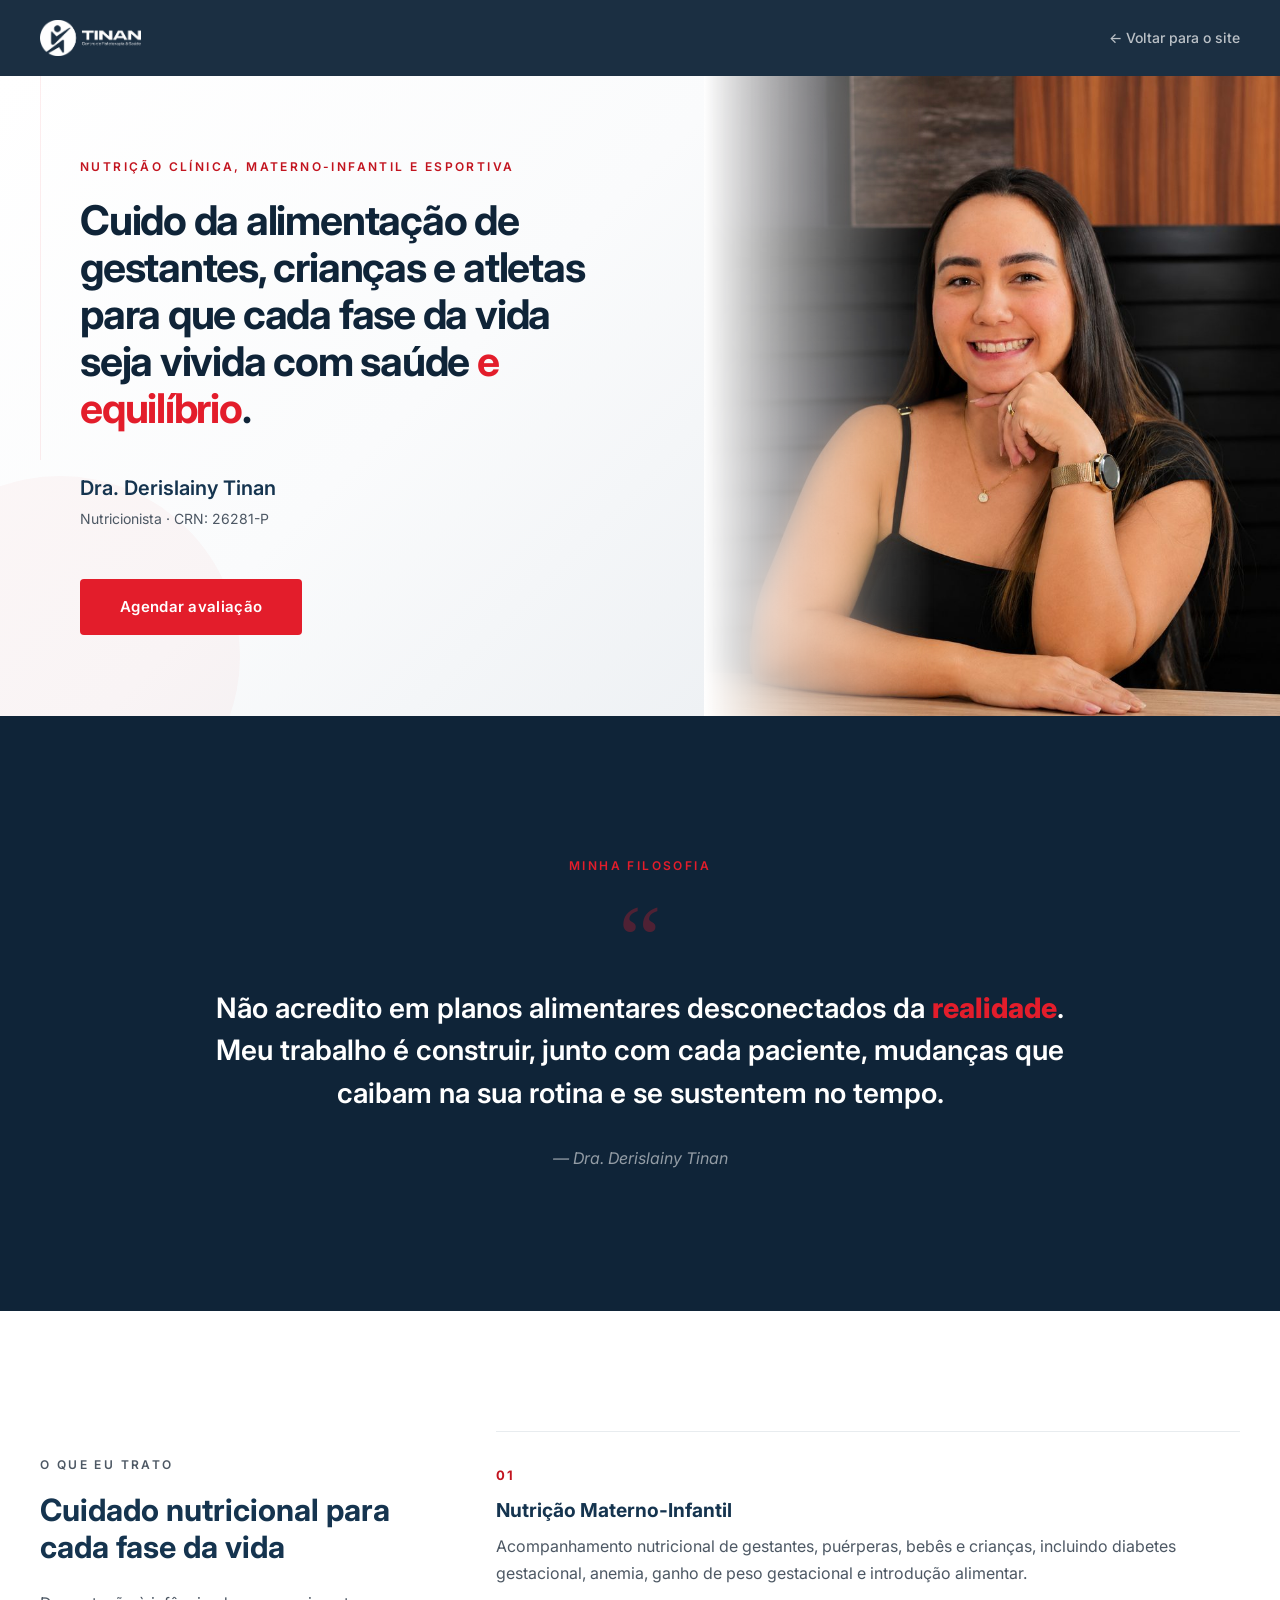
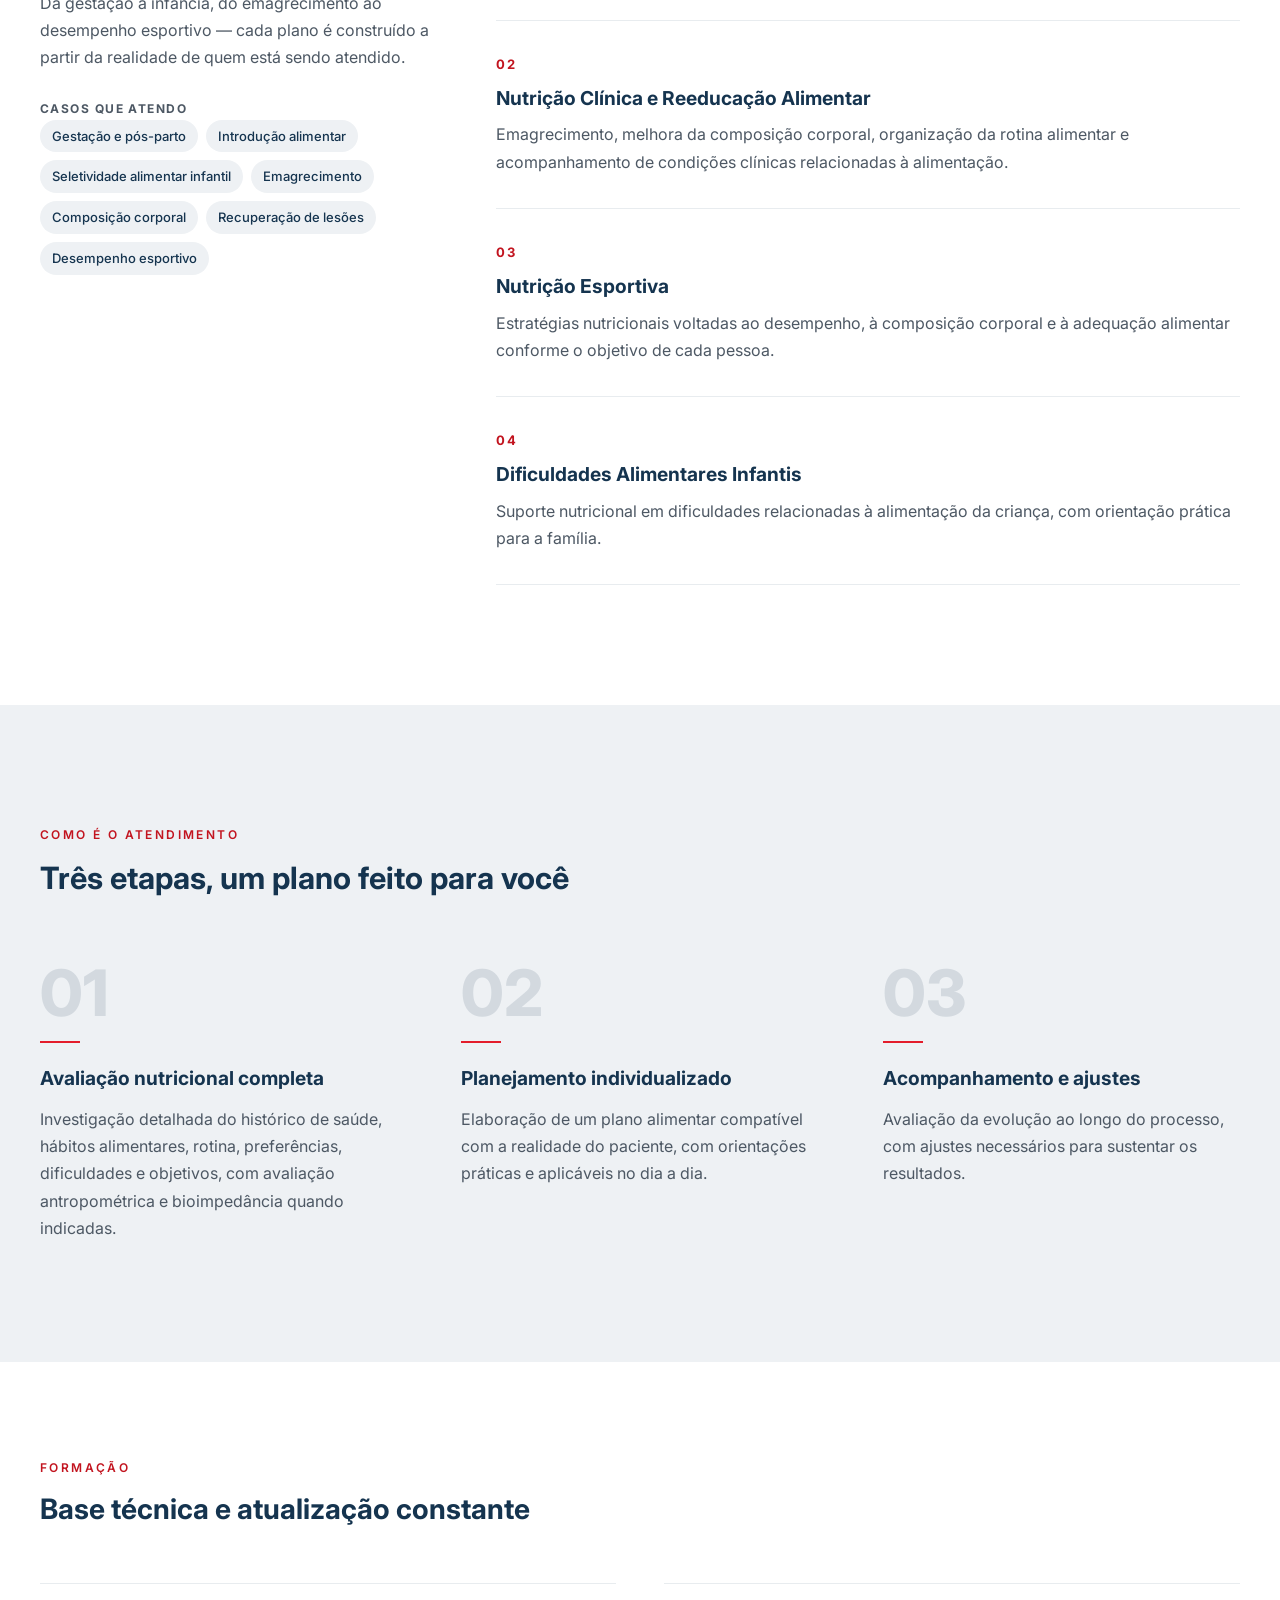
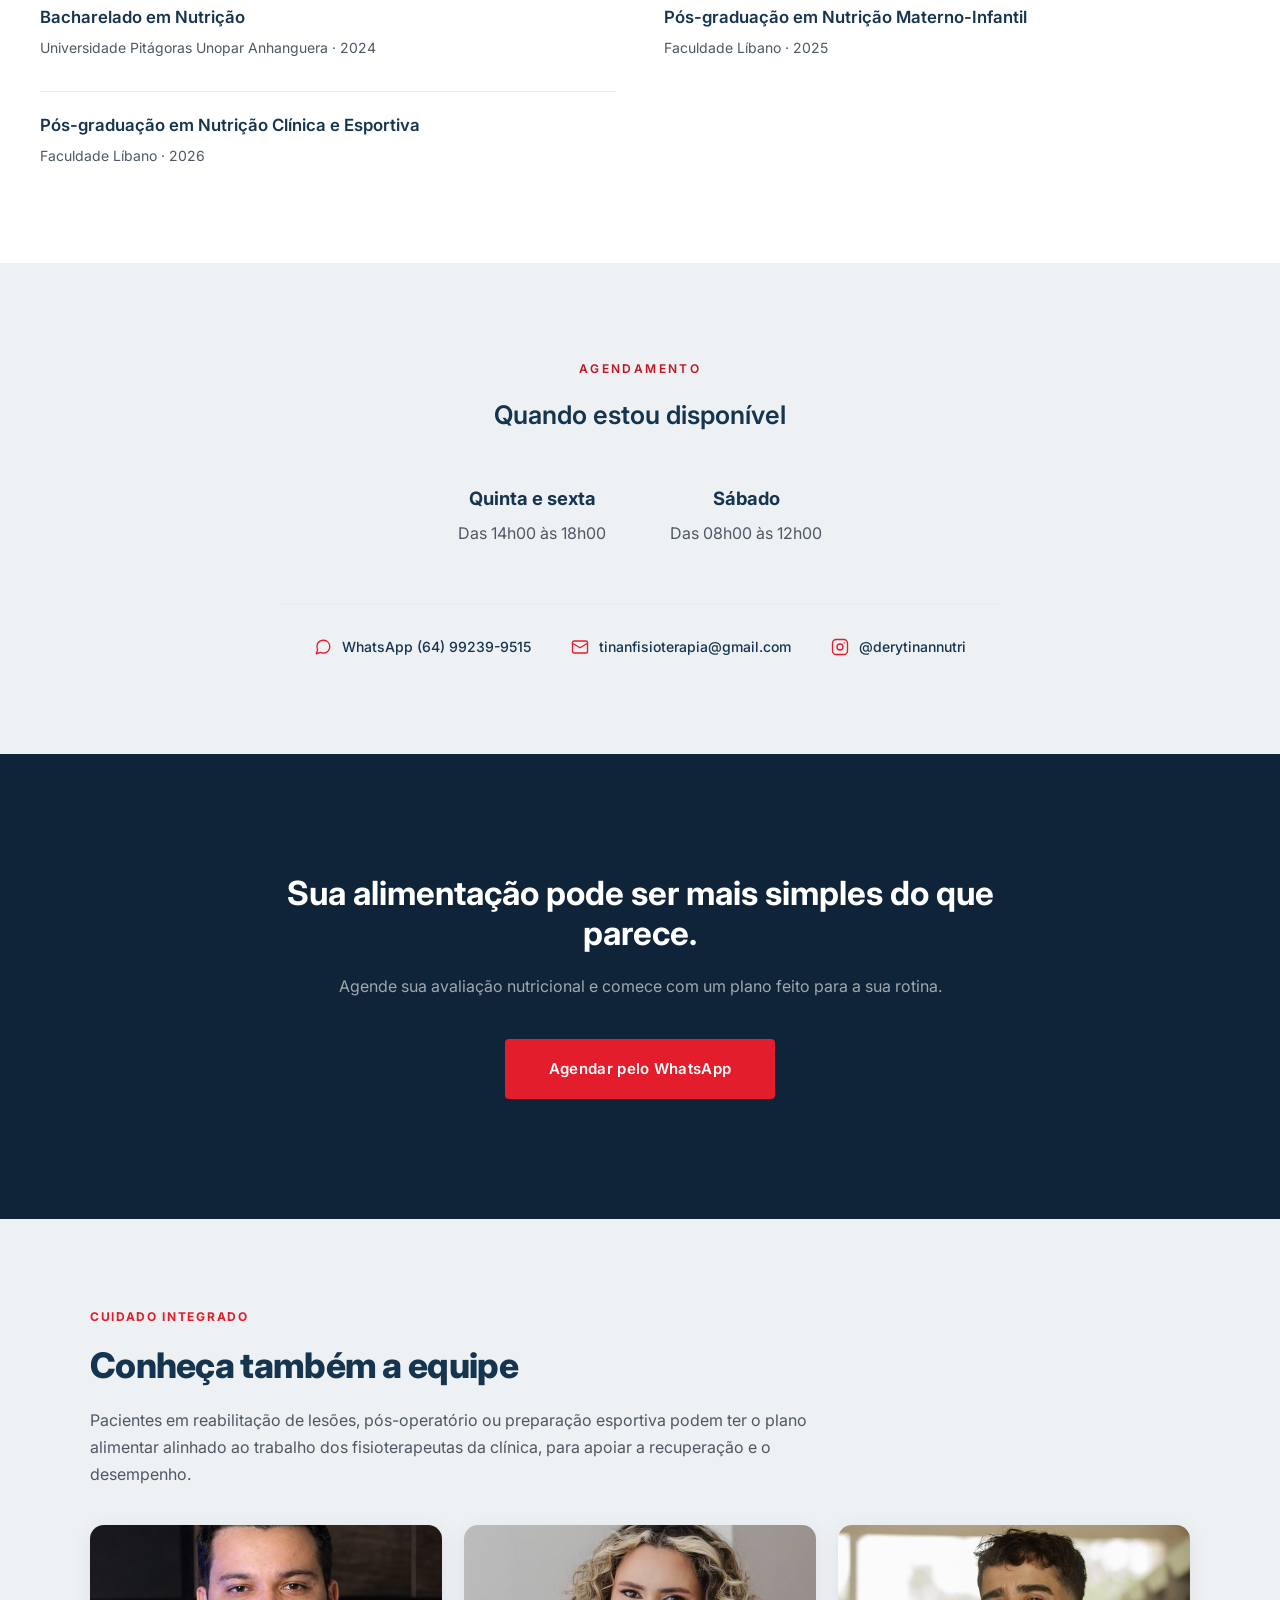
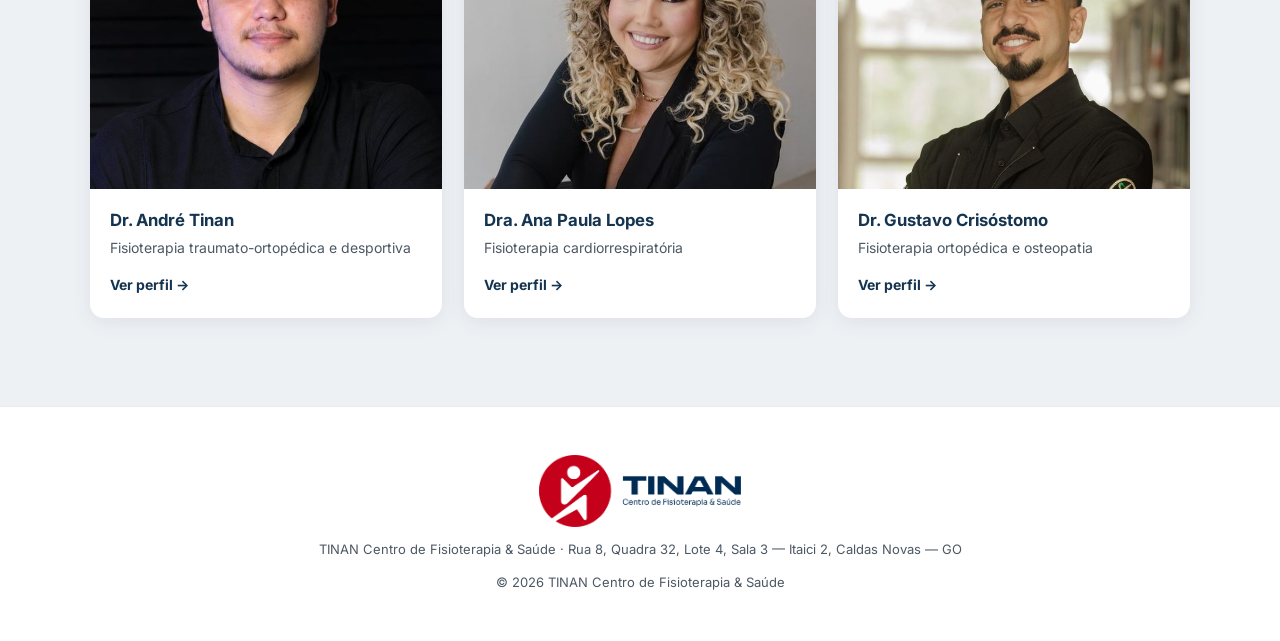
<file: profissionais/derislainy.html>
<!DOCTYPE html>
<html lang="pt-BR" data-theme="light">
<head>
<meta charset="UTF-8">
<script>document.documentElement.classList.add("js")</script>
<link rel="icon" href="../imagens/logo-tinancirculo.png">
<meta name="viewport" content="width=device-width, initial-scale=1.0">
<title>Dra. Derislainy Tinan | Nutricionista em Caldas Novas – Gestantes, Crianças e Esporte</title>
<meta name="description" content="Nutrição clínica, materno-infantil e esportiva em Caldas Novas (GO): gestação, introdução alimentar, emagrecimento, recuperação de lesões e desempenho esportivo. Agende pelo WhatsApp.">
<link rel="canonical" href="https://tinan.com.br/profissionais/derislainy.html">
<meta property="og:title" content="Dra. Derislainy Tinan | Nutricionista em Caldas Novas – Gestantes, Crianças e Esporte">
<meta property="og:description" content="Nutrição clínica, materno-infantil e esportiva em Caldas Novas (GO): gestação, introdução alimentar, emagrecimento, recuperação de lesões e desempenho esportivo. Agende pelo WhatsApp.">
<meta property="og:image" content="https://tinan.com.br/imagens/profissional-derislainy-card.jpg">
<meta property="og:type" content="profile">
<link rel="preconnect" href="https://fonts.googleapis.com">
<link rel="preconnect" href="https://fonts.gstatic.com" crossorigin>
<link rel="stylesheet" href="https://fonts.googleapis.com/css2?family=Inter:wght@400;500;600;700;800&display=swap">
<style>
:root {
--accent: #E31D2B;
--accent-text: #C2141F;
--accent-contrast: #FFFFFF;
--navy: #15344F;
--deep: #0F2438;
--gray-light: #EEF1F4;
--gray-graphite: #4D5864;
--line: #E8ECEF;
--font-main: 'Inter', system-ui, sans-serif;
}
*, *::before, *::after { box-sizing: border-box; }
html { scroll-behavior: smooth; }
body {
margin: 0;
font-family: var(--font-main);
color: var(--navy);
background: #FFFFFF;
line-height: 1.6;
-webkit-font-smoothing: antialiased;
}
a { color: inherit; }
img { display: block; max-width: 100%; }
:focus-visible {
outline: 3px solid #FFFFFF;
outline-offset: 3px;
box-shadow: 0 0 0 6px var(--deep);
border-radius: 4px;
}
.wrap { max-width: 1200px; margin: 0 auto; }
.eyebrow-tina {
color: var(--accent-text);
text-transform: uppercase;
letter-spacing: 0.2em;
font-weight: 600;
font-size: 12px;
margin: 0;
}
.btn-tinan {
display: inline-block;
background: var(--accent);
color: #FFFFFF;
padding: 16px 40px;
border-radius: 4px;
text-decoration: none;
font-weight: 600;
font-size: 15px;
letter-spacing: 0.02em;
transition: background 0.2s ease, transform 0.2s ease;
}
.btn-tinan:hover { background: #C2141F; transform: translateY(-1px); }
.btn-tinan:active { transform: translateY(0); }
.js .fade-in {
opacity: 0;
transform: translateY(24px);
transition: opacity 0.8s ease, transform 0.8s ease;
}
.js .fade-in.is-visible { opacity: 1; transform: none; }
@media (prefers-reduced-motion: reduce) {
.fade-in { opacity: 1; transform: none; transition: none; }
html { scroll-behavior: auto; }
}

/* 1 HEADER */
.site-header {
position: sticky;
top: 0;
z-index: 100;
background: rgba(15,36,56,0.95);
backdrop-filter: blur(8px);
-webkit-backdrop-filter: blur(8px);
padding: 20px 24px;
}
.site-header .wrap { display: flex; align-items: center; justify-content: space-between; gap: 16px; }
.site-header img { height: 36px; width: auto; object-fit: contain; }
.back-link {
color: #FFFFFF;
opacity: 0.7;
text-decoration: none;
font-size: 14px;
font-weight: 500;
transition: opacity 0.2s ease;
}
.back-link:hover { opacity: 1; }

/* 2 ABERTURA */
.opening { display: grid; grid-template-columns: 1fr; }
.opening-text {
position: relative;
overflow: hidden;
background: linear-gradient(135deg, #FFFFFF 0%, #FAFBFC 55%, #EEF1F4 100%);
padding: 80px;
display: flex;
flex-direction: column;
justify-content: center;
}
.opening-text .deco-circle {
position: absolute;
left: -120px;
bottom: -120px;
width: 360px;
height: 360px;
border-radius: 50%;
background: var(--accent);
opacity: 0.03;
pointer-events: none;
}
.opening-text .deco-line {
position: absolute;
left: 40px;
top: 0;
width: 1px;
height: 60%;
background: var(--accent);
opacity: 0.08;
pointer-events: none;
}
.opening-text .label { color: var(--accent-text); text-transform: uppercase; letter-spacing: 0.2em; font-weight: 600; font-size: 12px; margin: 0; position: relative; }
.opening-text h1 {
font-size: clamp(2rem, 3.2vw, 3.2rem);
line-height: 1.15;
letter-spacing: -0.03em;
font-weight: 700;
color: var(--deep);
margin: 20px 0 0;
position: relative;
}
.opening-text h1 em { font-style: normal; color: var(--accent); }
.opening-text .name { color: var(--navy); font-weight: 600; font-size: 20px; margin: 40px 0 0; position: relative; }
.opening-text .role { color: var(--gray-graphite); font-size: 14px; margin: 4px 0 0; position: relative; }
.opening-text .btn-tinan { margin-top: 48px; align-self: flex-start; position: relative; }
.opening-photo {
position: relative;
aspect-ratio: 4 / 5;
background-image: url('../imagens/profissional-derislainy.jpg');
background-size: cover;
background-position: center top;
background-repeat: no-repeat;
}
.opening-photo .blur-edge {
position: absolute;
inset: 0;
background: linear-gradient(to right, #FFFFFF 0%, rgba(255,255,255,0.85) 25%, rgba(255,255,255,0) 100%);
backdrop-filter: blur(12px);
-webkit-backdrop-filter: blur(12px);
-webkit-mask-image: linear-gradient(to right, #000 0%, rgba(0,0,0,0) 40%);
mask-image: linear-gradient(to right, #000 0%, rgba(0,0,0,0) 40%);
pointer-events: none;
}
@media (min-width: 900px) {
.opening { grid-template-columns: 55fr 45fr; min-height: 100vh; }
.opening-photo { aspect-ratio: auto; }
}
@media (max-width: 899px) {
.opening-photo { order: -1; }
.opening-photo .blur-edge {
background: linear-gradient(to bottom, rgba(255,255,255,0) 60%, #FFFFFF 100%);
-webkit-mask-image: none;
mask-image: none;
}
.opening-text { padding: 56px 24px; }
}

/* 3 CITAÇÃO */
.quote-sec { background: var(--deep); padding: 140px 24px; }
.quote-sec .inner { max-width: 900px; margin: 0 auto; text-align: center; }
.quote-sec .label { color: var(--accent); text-transform: uppercase; letter-spacing: 0.2em; font-weight: 600; font-size: 12px; margin: 0; }
.quote-mark { font-size: 6rem; line-height: 1; color: var(--accent); opacity: 0.3; margin: 16px 0 0; font-family: Georgia, serif; }
.quote-sec blockquote {
margin: 0;
color: #FFFFFF;
font-weight: 600;
font-size: clamp(1.5rem, 2.2vw, 2.2rem);
line-height: 1.5;
}
.quote-sec blockquote strong { color: var(--accent); font-weight: 800; }
.quote-sec .sign { color: #FFFFFF; opacity: 0.55; font-style: italic; margin: 32px 0 0; }

/* 4 TRATO */
.treat { background: #FFFFFF; padding: 120px 24px; }
.treat .wrap { display: grid; grid-template-columns: 1fr; gap: 56px; }
.treat-left h2 { color: var(--navy); font-weight: 700; font-size: clamp(1.7rem, 2.4vw, 2.3rem); line-height: 1.2; margin: 16px 0 0; }
.treat-left p { color: var(--gray-graphite); line-height: 1.7; margin: 24px 0 0; }
.treat-list { border-top: 1px solid var(--line); }
.treat-item { border-bottom: 1px solid var(--line); padding: 32px 0; }
.treat-item .num { color: var(--accent-text); font-weight: 700; text-transform: uppercase; letter-spacing: 0.15em; font-size: 13px; margin: 0; }
.treat-item h3 { color: var(--navy); font-weight: 700; font-size: 1.2rem; margin: 8px 0 0; }
.treat-item p { color: var(--gray-graphite); line-height: 1.7; margin: 8px 0 0; }
@media (min-width: 900px) {
.treat .wrap { grid-template-columns: 35fr 65fr; }
.treat-left { position: sticky; top: 100px; align-self: start; }
}

/* 5 ATENDIMENTO */
.process { background: var(--gray-light); padding: 120px 24px; }
.process .wrap { }
.process .head { margin-bottom: 64px; }
.process .head h2 { color: var(--navy); font-weight: 700; font-size: clamp(1.7rem, 2.4vw, 2.3rem); margin: 16px 0 0; line-height: 1.2; }
.process-grid { display: grid; grid-template-columns: 1fr; gap: 64px; align-items: start; }
@media (min-width: 900px) { .process-grid { grid-template-columns: repeat(3, 1fr); } }
.step .step-num { color: var(--navy); opacity: 0.12; font-weight: 800; font-size: 4rem; line-height: 1; margin: 0; }
.step .bar { width: 40px; height: 2px; background: var(--accent); margin: 16px 0 0; }
.step h3 { color: var(--navy); font-weight: 700; font-size: 1.2rem; margin: 20px 0 0; }
.step p { color: var(--gray-graphite); line-height: 1.7; margin: 12px 0 0; }

/* 6 FORMAÇÃO */
.edu { background: #FFFFFF; padding: 96px 24px; }
.edu .head h2 { color: var(--navy); font-weight: 700; font-size: clamp(1.6rem, 2.2vw, 2.1rem); margin: 16px 0 0; line-height: 1.2; }
.edu-grid { display: grid; grid-template-columns: 1fr; gap: 32px 48px; grid-auto-flow: row; margin-top: 56px; }
@media (min-width: 800px) { .edu-grid { grid-template-columns: 1fr 1fr; } }
.edu-item { border-top: 1px solid var(--line); padding-top: 20px; }
.edu-item .course { color: var(--navy); font-weight: 600; margin: 0; font-size: 1.05rem; }
.edu-item .inst { color: var(--gray-graphite); font-size: 14px; margin: 6px 0 0; }

/* 7 AGENDAMENTO */
.schedule { background: var(--gray-light); padding: 96px 24px; }
.schedule .inner { max-width: 720px; margin: 0 auto; text-align: center; }
.schedule h2 { color: var(--navy); font-weight: 600; font-size: clamp(1.5rem, 2vw, 2rem); margin: 16px 0 0; }
.hours { margin-top: 48px; display: flex; justify-content: center; gap: 64px; flex-wrap: wrap; }
.hours .h-label { color: var(--navy); font-weight: 700; font-size: 1.15rem; margin: 0; }
.hours .h-val { color: var(--gray-graphite); font-size: 1rem; margin: 8px 0 0; }
.contact-rule { border: 0; border-top: 1px solid var(--line); width: 100%; margin: 56px 0 0; }
.contact-row {
margin-top: 32px;
display: flex;
justify-content: center;
align-items: center;
flex-wrap: wrap;
gap: 40px;
}
.contact-row a {
display: inline-flex;
align-items: center;
gap: 10px;
color: var(--navy);
font-size: 14px;
font-weight: 500;
text-decoration: none;
transition: opacity 0.2s ease;
}
.contact-row a:hover { opacity: 0.7; }
@media (max-width: 599px) {
.contact-row { flex-direction: column; gap: 16px; }
}

/* 8 CTA FINAL */
.final-cta { background: var(--deep); padding: 120px 24px; }
.final-cta .inner { max-width: 800px; margin: 0 auto; text-align: center; }
.final-cta h2 { color: #FFFFFF; font-weight: 700; font-size: clamp(1.8rem, 2.6vw, 2.6rem); line-height: 1.2; margin: 0; }
.final-cta p { color: #FFFFFF; opacity: 0.6; margin: 20px 0 0; }
.final-cta .btn-tinan { margin-top: 40px; padding: 18px 44px; }

/* 9 RODAPÉ */
.site-footer { background: #FFFFFF; padding: 48px 24px; border-top: 1px solid var(--line); text-align: center; }
.site-footer img { height: 72px; width: auto; object-fit: contain; margin: 0 auto; }
.site-footer p { color: var(--gray-graphite); font-size: 13px; margin: 12px 0 0; }

/* Cuidado integrado + Conheça também a equipe */
.equipe-sec { background: #EEF1F4; padding: 88px 24px; }
.equipe-inner { max-width: 1100px; margin: 0 auto; }
.equipe-eyebrow { color: #E31D2B; font-size: 12px; font-weight: 700; letter-spacing: .14em; text-transform: uppercase; margin: 0 0 10px; }
.equipe-titulo { color: #15344F; font-size: clamp(1.6rem, 3vw, 2.2rem); font-weight: 800; letter-spacing: -.02em; margin: 0 0 14px; }
.equipe-texto { color: #4D5864; font-size: 1rem; line-height: 1.7; max-width: 760px; margin: 0 0 36px; }
.equipe-grid { display: grid; grid-template-columns: repeat(3, 1fr); gap: 22px; }
.equipe-card { background: #fff; border-radius: 14px; overflow: hidden; box-shadow: 0 4px 20px rgba(21,52,79,.08); text-decoration: none; display: flex; flex-direction: column; transition: transform .25s, box-shadow .25s; }
.equipe-card:hover { transform: translateY(-5px); box-shadow: 0 16px 40px rgba(21,52,79,.16); }
.equipe-card img { width: 100%; aspect-ratio: 4 / 3; object-fit: cover; object-position: center 30%; }
.equipe-card div { padding: 18px 20px 22px; display: flex; flex-direction: column; flex: 1; }
.equipe-card strong { color: #15344F; font-size: 1.05rem; }
.equipe-card span { color: #4D5864; font-size: 14px; margin-top: 4px; }
.equipe-card em { font-style: normal; color: #15344F; font-weight: 700; font-size: 14px; margin-top: auto; padding-top: 14px; }
.equipe-card:hover em { color: #E31D2B; }
@media (max-width: 760px) { .equipe-grid { grid-template-columns: 1fr; } .equipe-card { flex-direction: row; } .equipe-card img { width: 110px; aspect-ratio: auto; height: auto; } }

/* Casos que atendo */
.casos { margin-top: 28px; }
.casos-rotulo { font-size: 12px; font-weight: 700; letter-spacing: .12em; text-transform: uppercase; color: #E31D2B; margin: 0 0 10px; }
.casos ul { list-style: none; margin: 0; padding: 0; display: flex; flex-wrap: wrap; gap: 8px; }
.casos li { font-size: 13px; font-weight: 500; color: #15344F; background: #EEF1F4; padding: 6px 12px; border-radius: 999px; }
/* Topo menor: a foto não ocupa mais a tela inteira */
@media (min-width: 900px) {
  .hero, .opening { min-height: min(72vh, 640px) !important; }
  .hero-photo, .opening-photo { min-height: 0 !important; height: auto !important; }
}
@media (max-width: 899px) {
  .hero-photo, .opening-photo { aspect-ratio: 1 / 1 !important; background-position: center 20% !important; }
  /* no celular, só um degradê suave na base da foto, sem o borrão cinza */
  .hero-photo::after, .hero-photo::before, .opening-photo::after, .opening-photo::before, .opening-photo .blur-edge {
    backdrop-filter: none !important; -webkit-backdrop-filter: none !important;
  }
}
/* WhatsApp flutuante: só no celular */
.whats-flutuante { display: none; }
@media (max-width: 980px) {
  .whats-flutuante { position: fixed; right: 16px; bottom: 16px; z-index: 1100; width: 54px; height: 54px; border-radius: 50%; background: #25D366; color: #fff; display: grid; place-items: center; box-shadow: 0 8px 24px rgba(0,0,0,.25); }
  .whats-flutuante svg { width: 30px; height: 30px; }
}
</style>
</head>
<body>

<header class="site-header">
<div class="wrap">
<a href="../index.html" aria-label="Ir para a página inicial da TINAN" style="display:inline-flex"><img src="../imagens/logo-tinanbranco.png" alt="Logo TINAN Centro de Fisioterapia & Saúde"></a>
<a class="back-link" href="../index.html" aria-label="Voltar para o site da TINAN">← Voltar para o site</a>
</div>
</header>

<main>
<section class="opening" aria-labelledby="hero-title">
<div class="opening-text">
<div class="deco-circle" aria-hidden="true"></div>
<div class="deco-line" aria-hidden="true"></div>
<p class="label">Nutrição clínica, materno-infantil e esportiva</p>
<h1 id="hero-title">Cuido da alimentação de gestantes, crianças e atletas para que cada fase da vida seja vivida com saúde <em>e equilíbrio</em>.</h1>
<p class="name">Dra. Derislainy Tinan</p>
<p class="role">Nutricionista · CRN: 26281-P</p>
<a class="btn-tinan" href="https://wa.me/5564992399515?text=Ol%C3%A1!%20Vim%20pelo%20site%20e%20gostaria%20de%20agendar%20uma%20avalia%C3%A7%C3%A3o%20nutricional%20com%20a%20Dra.%20Derislainy%20Tinan." target="_blank" rel="noopener">Agendar avaliação</a>
</div>
<div class="opening-photo" role="img" aria-label="Dra. Derislainy Tinan, nutricionista da TINAN">
<div class="blur-edge" aria-hidden="true"></div>
</div>
</section>

<section class="quote-sec fade-in" aria-label="Filosofia de trabalho">
<div class="inner">
<p class="label">Minha filosofia</p>
<div class="quote-mark" aria-hidden="true">“</div>
<blockquote>Não acredito em planos alimentares desconectados da <strong>realidade</strong>. Meu trabalho é construir, junto com cada paciente, mudanças que caibam na sua rotina e se sustentem no tempo.</blockquote>
<p class="sign">— Dra. Derislainy Tinan</p>
</div>
</section>

<section class="treat fade-in" aria-labelledby="treat-title">
<div class="wrap">
<div class="treat-left">
<p class="eyebrow-tina">O que eu trato</p>
<h2 id="treat-title">Cuidado nutricional para cada fase da vida</h2>
<p>Da gestação à infância, do emagrecimento ao desempenho esportivo — cada plano é construído a partir da realidade de quem está sendo atendido.</p>
<div class="casos"><p class="casos-rotulo">Casos que atendo</p><ul><li>Gestação e pós-parto</li><li>Introdução alimentar</li><li>Seletividade alimentar infantil</li><li>Emagrecimento</li><li>Composição corporal</li><li>Recuperação de lesões</li><li>Desempenho esportivo</li></ul></div>
</div>
<div class="treat-list">
<article class="treat-item">
<p class="num">01</p>
<h3>Nutrição Materno-Infantil</h3>
<p>Acompanhamento nutricional de gestantes, puérperas, bebês e crianças, incluindo diabetes gestacional, anemia, ganho de peso gestacional e introdução alimentar.</p>
</article>
<article class="treat-item">
<p class="num">02</p>
<h3>Nutrição Clínica e Reeducação Alimentar</h3>
<p>Emagrecimento, melhora da composição corporal, organização da rotina alimentar e acompanhamento de condições clínicas relacionadas à alimentação.</p>
</article>
<article class="treat-item">
<p class="num">03</p>
<h3>Nutrição Esportiva</h3>
<p>Estratégias nutricionais voltadas ao desempenho, à composição corporal e à adequação alimentar conforme o objetivo de cada pessoa.</p>
</article>
<article class="treat-item">
<p class="num">04</p>
<h3>Dificuldades Alimentares Infantis</h3>
<p>Suporte nutricional em dificuldades relacionadas à alimentação da criança, com orientação prática para a família.</p>
</article>
</div>
</div>
</section>

<section class="process fade-in" aria-labelledby="process-title">
<div class="wrap">
<div class="head">
<p class="eyebrow-tina">Como é o atendimento</p>
<h2 id="process-title">Três etapas, um plano feito para você</h2>
</div>
<div class="process-grid">
<article class="step">
<p class="step-num" aria-hidden="true">01</p>
<div class="bar" aria-hidden="true"></div>
<h3>Avaliação nutricional completa</h3>
<p>Investigação detalhada do histórico de saúde, hábitos alimentares, rotina, preferências, dificuldades e objetivos, com avaliação antropométrica e bioimpedância quando indicadas.</p>
</article>
<article class="step">
<p class="step-num" aria-hidden="true">02</p>
<div class="bar" aria-hidden="true"></div>
<h3>Planejamento individualizado</h3>
<p>Elaboração de um plano alimentar compatível com a realidade do paciente, com orientações práticas e aplicáveis no dia a dia.</p>
</article>
<article class="step">
<p class="step-num" aria-hidden="true">03</p>
<div class="bar" aria-hidden="true"></div>
<h3>Acompanhamento e ajustes</h3>
<p>Avaliação da evolução ao longo do processo, com ajustes necessários para sustentar os resultados.</p>
</article>
</div>
</div>
</section>

<section class="edu fade-in" aria-labelledby="edu-title">
<div class="wrap">
<div class="head">
<p class="eyebrow-tina">Formação</p>
<h2 id="edu-title">Base técnica e atualização constante</h2>
</div>
<div class="edu-grid">
<article class="edu-item">
<p class="course">Bacharelado em Nutrição</p>
<p class="inst">Universidade Pitágoras Unopar Anhanguera · 2024</p>
</article>
<article class="edu-item">
<p class="course">Pós-graduação em Nutrição Materno-Infantil</p>
<p class="inst">Faculdade Líbano · 2025</p>
</article>
<article class="edu-item">
<p class="course">Pós-graduação em Nutrição Clínica e Esportiva</p>
<p class="inst">Faculdade Líbano · 2026</p>
</article>
</div>
</div>
</section>

<section class="schedule fade-in" aria-labelledby="schedule-title">
<div class="inner">
<p class="eyebrow-tina">Agendamento</p>
<h2 id="schedule-title">Quando estou disponível</h2>
<div class="hours">
<div>
<p class="h-label">Quinta e sexta</p>
<p class="h-val">Das 14h00 às 18h00</p>
</div>
<div>
<p class="h-label">Sábado</p>
<p class="h-val">Das 08h00 às 12h00</p>
</div>
</div>
<hr class="contact-rule">
<div class="contact-row">
<a href="https://wa.me/5564992399515?text=Ol%C3%A1!%20Vim%20pelo%20site%20e%20gostaria%20de%20agendar%20uma%20avalia%C3%A7%C3%A3o%20nutricional%20com%20a%20Dra.%20Derislainy%20Tinan." target="_blank" rel="noopener" aria-label="WhatsApp (64) 99239-9515">
<svg viewBox="0 0 24 24" width="18" height="18" fill="none" stroke="#E31D2B" stroke-width="1.8" stroke-linecap="round" stroke-linejoin="round" aria-hidden="true"><path d="M21 11.5a8.38 8.38 0 0 1-.9 3.8 8.5 8.5 0 0 1-7.6 4.7 8.38 8.38 0 0 1-3.8-.9L3 21l1.9-5.7a8.38 8.38 0 0 1-.9-3.8 8.5 8.5 0 0 1 4.7-7.6 8.38 8.38 0 0 1 3.8-.9h.5a8.48 8.48 0 0 1 8 8v.5z"/></svg>
WhatsApp (64) 99239-9515
</a>
<a href="mailto:tinanfisioterapia@gmail.com" aria-label="Enviar e-mail para tinanfisioterapia@gmail.com">
<svg viewBox="0 0 24 24" width="18" height="18" fill="none" stroke="#E31D2B" stroke-width="1.8" stroke-linecap="round" stroke-linejoin="round" aria-hidden="true"><rect x="2" y="4" width="20" height="16" rx="2"/><path d="m22 7-10 6L2 7"/></svg>
tinanfisioterapia@gmail.com
</a>
<a href="https://instagram.com/derytinannutri" target="_blank" rel="noopener" aria-label="Instagram @derytinannutri">
<svg viewBox="0 0 24 24" width="18" height="18" fill="none" stroke="#E31D2B" stroke-width="1.8" stroke-linecap="round" stroke-linejoin="round" aria-hidden="true"><rect x="2" y="2" width="20" height="20" rx="5"/><circle cx="12" cy="12" r="4"/><line x1="17.5" y1="6.5" x2="17.5" y2="6.5"/></svg>
@derytinannutri
</a>
</div>
</div>
</section>

<section class="final-cta fade-in" aria-labelledby="cta-title">
<div class="inner">
<h2 id="cta-title">Sua alimentação pode ser mais simples do que parece.</h2>
<p>Agende sua avaliação nutricional e comece com um plano feito para a sua rotina.</p>
<a class="btn-tinan" href="https://wa.me/5564992399515?text=Ol%C3%A1!%20Vim%20pelo%20site%20e%20gostaria%20de%20agendar%20uma%20avalia%C3%A7%C3%A3o%20nutricional%20com%20a%20Dra.%20Derislainy%20Tinan." target="_blank" rel="noopener">Agendar pelo WhatsApp</a>
</div>
</section>
</main>

<section class="equipe-sec" aria-labelledby="equipe-title">
<div class="equipe-inner">
<p class="equipe-eyebrow">Cuidado integrado</p>
<h2 class="equipe-titulo" id="equipe-title">Conheça também a equipe</h2>
<p class="equipe-texto">Pacientes em reabilitação de lesões, pós-operatório ou preparação esportiva podem ter o plano alimentar alinhado ao trabalho dos fisioterapeutas da clínica, para apoiar a recuperação e o desempenho.</p>
<div class="equipe-grid">
<a class="equipe-card" href="andre.html"><img src="../imagens/profissional-andre-card.jpg" alt="Dr. André Tinan" loading="lazy"><div><strong>Dr. André Tinan</strong><span>Fisioterapia traumato-ortopédica e desportiva</span><em>Ver perfil →</em></div></a>
<a class="equipe-card" href="anapaula.html"><img src="../imagens/profissional-ana-card.jpg" alt="Dra. Ana Paula Lopes" loading="lazy"><div><strong>Dra. Ana Paula Lopes</strong><span>Fisioterapia cardiorrespiratória</span><em>Ver perfil →</em></div></a>
<a class="equipe-card" href="gustavo.html"><img src="../imagens/profissional-gustavo-card.jpg" alt="Dr. Gustavo Crisóstomo" loading="lazy"><div><strong>Dr. Gustavo Crisóstomo</strong><span>Fisioterapia ortopédica e osteopatia</span><em>Ver perfil →</em></div></a>
</div>
</div>
</section>

<footer class="site-footer">
<img src="../imagens/logo-tinanlateral.png" alt="Logo TINAN Centro de Fisioterapia & Saúde">
<p>TINAN Centro de Fisioterapia &amp; Saúde · Rua 8, Quadra 32, Lote 4, Sala 3 — Itaici 2, Caldas Novas — GO</p>
<p>© 2026 TINAN Centro de Fisioterapia &amp; Saúde</p>
</footer>

<script>
document.addEventListener('DOMContentLoaded', function () {
var items = document.querySelectorAll('.fade-in');
if (!('IntersectionObserver' in window)) {
items.forEach(function (el) { el.classList.add('is-visible'); });
return;
}
var io = new IntersectionObserver(function (entries) {
entries.forEach(function (entry) {
if (entry.isIntersecting) {
entry.target.classList.add('is-visible');
io.unobserve(entry.target);
}
});
}, { threshold: 0.12 });
items.forEach(function (el) { io.observe(el); });
});
</script>

<a class="whats-flutuante" href="https://wa.me/5564992399515?text=Ol%C3%A1!%20Vim%20pelo%20site%20e%20gostaria%20de%20agendar%20uma%20avalia%C3%A7%C3%A3o%20nutricional%20com%20a%20Dra.%20Derislainy%20Tinan." target="_blank" rel="noopener" aria-label="Agendar pelo WhatsApp"><svg viewBox="0 0 24 24" fill="none" stroke="currentColor" stroke-width="2" stroke-linecap="round" stroke-linejoin="round" aria-hidden="true"><path d="M21 11.5a8.4 8.4 0 0 1-12.3 7.4L3 21l2.1-5.6A8.5 8.5 0 1 1 21 11.5z"/><path d="M9 9.5c0 3 2.5 5.5 5.5 5.5l1-1.5-2-1-1 .8a4 4 0 0 1-2-2l.8-1-1-2z" fill="currentColor" stroke="none"/></svg></a>
</body>
</html>
</file>
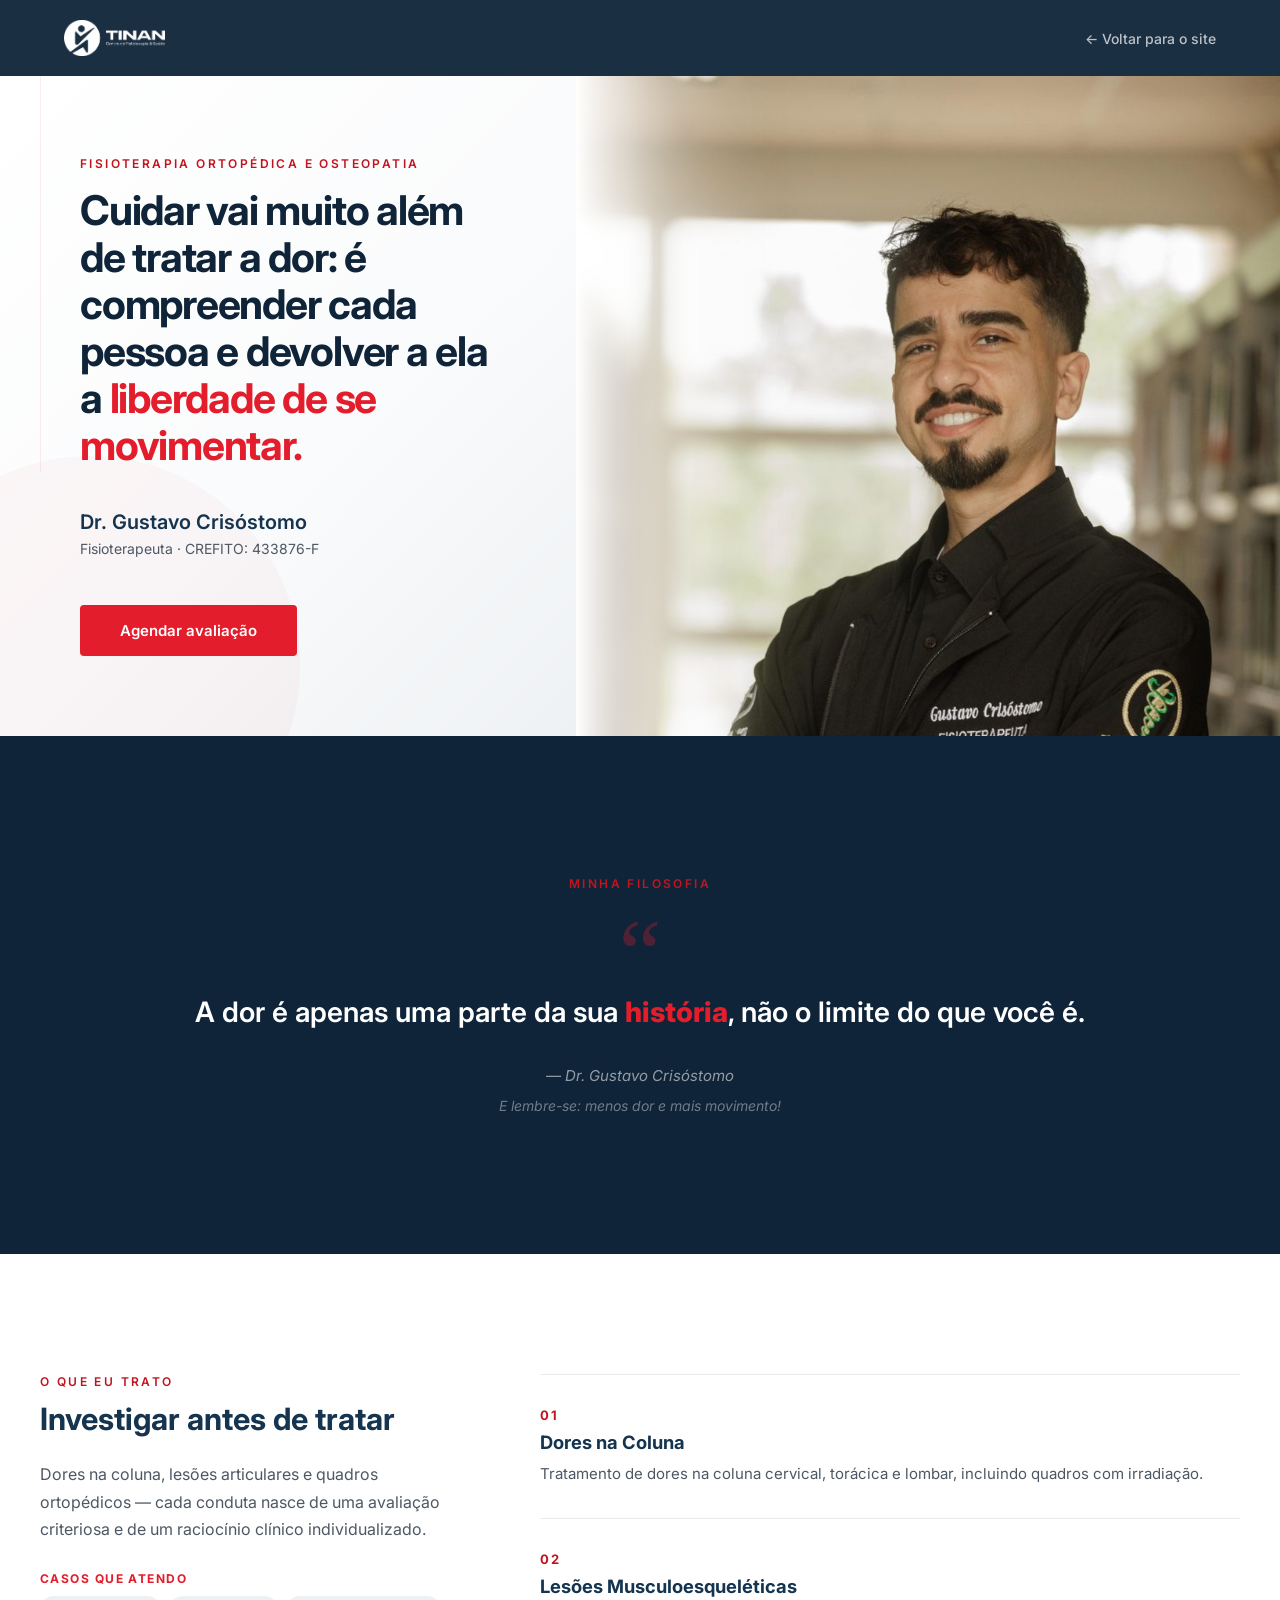
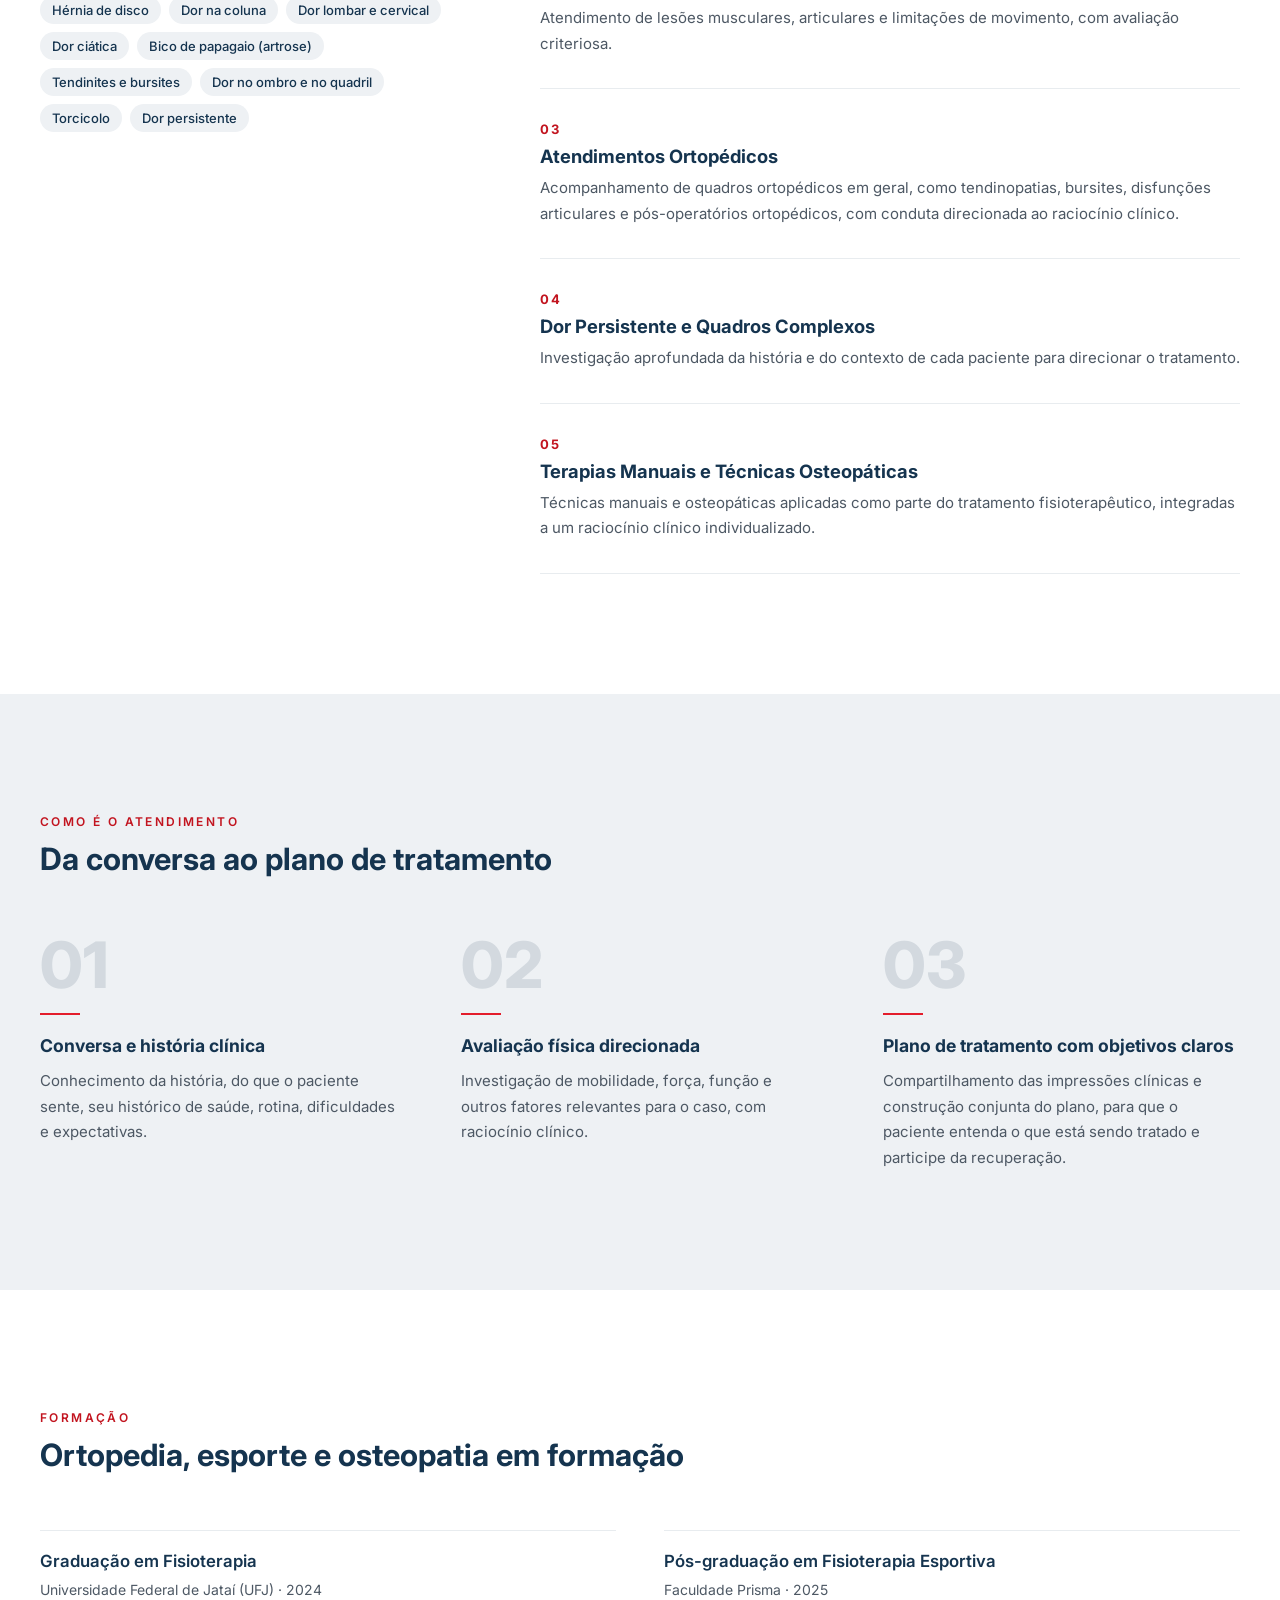
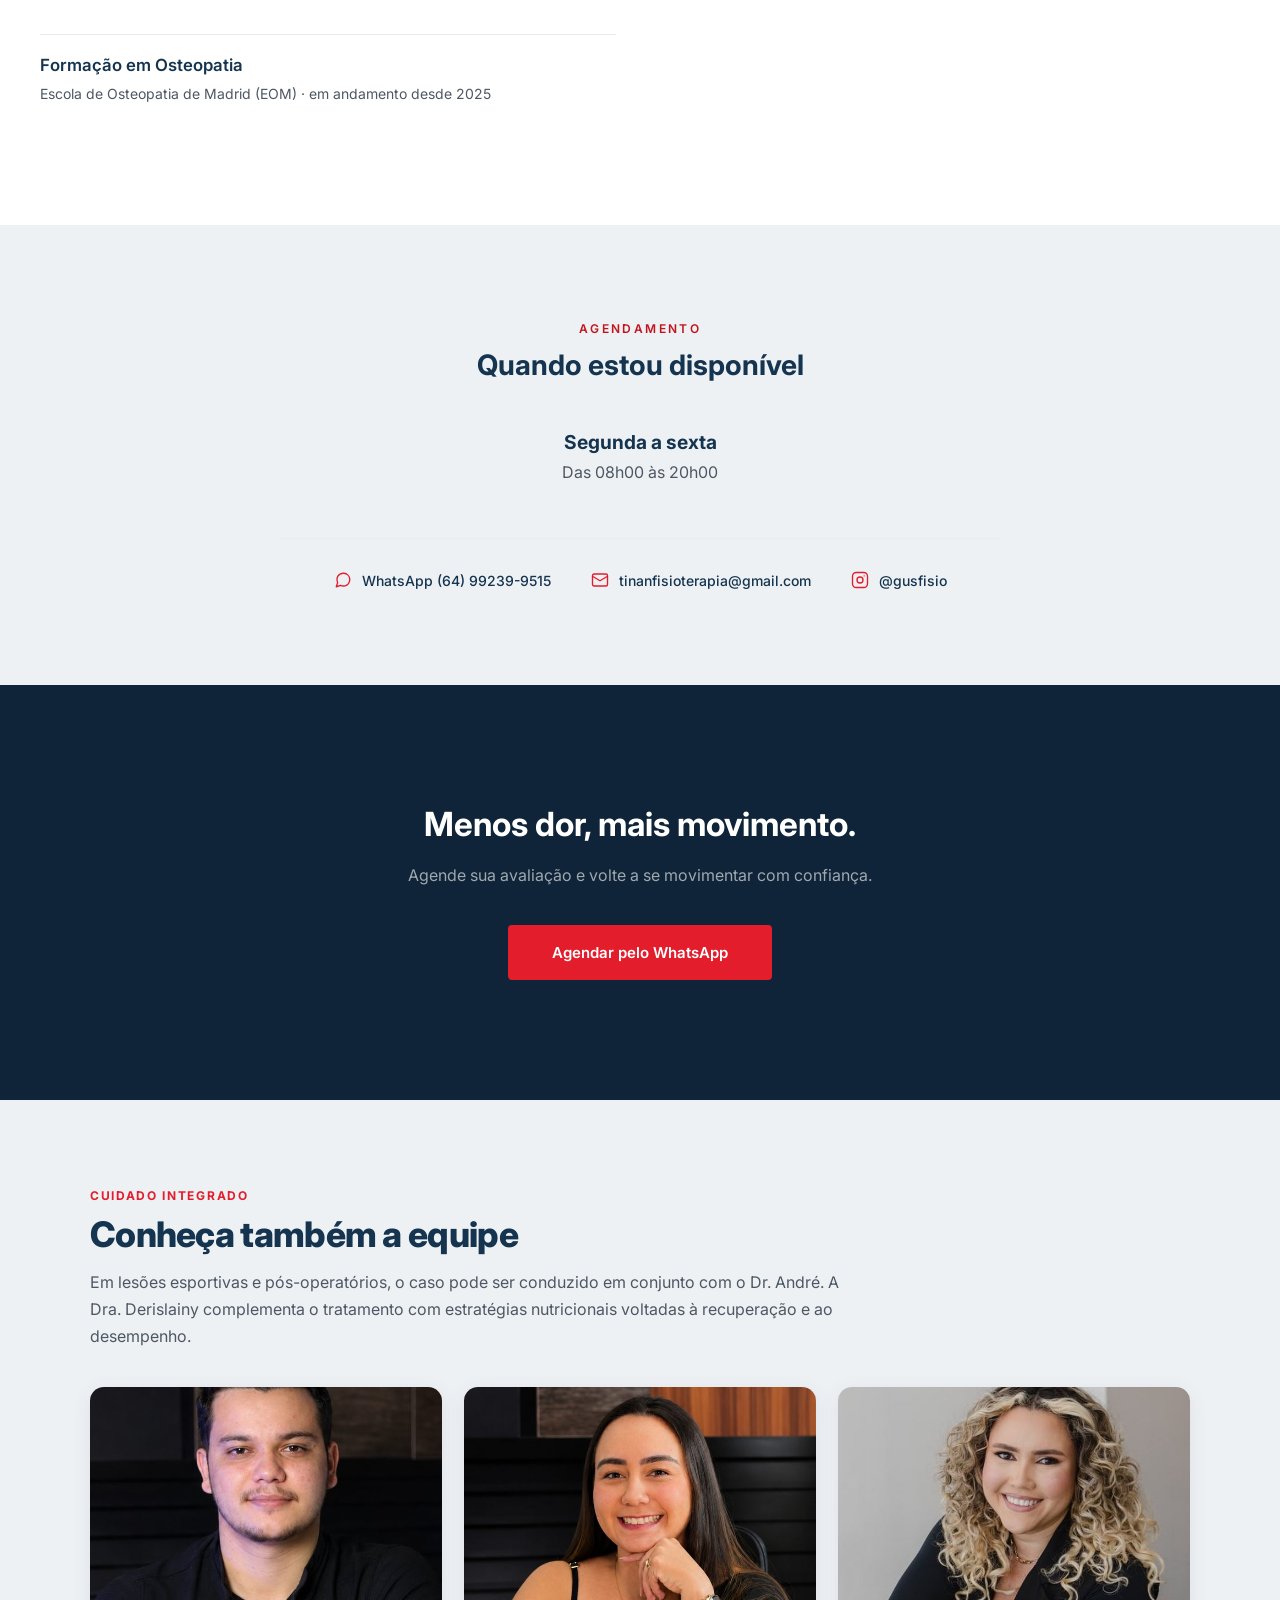
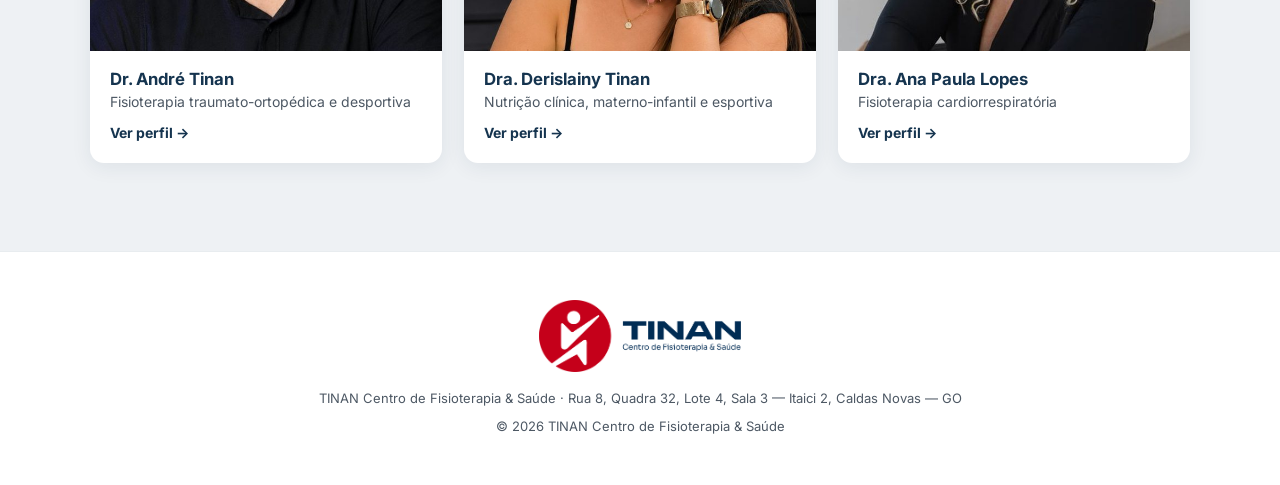
<file: profissionais/gustavo.html>
<!DOCTYPE html>
<html lang="pt-BR" data-theme="light">
<head>
<meta charset="UTF-8">
<script>document.documentElement.classList.add("js")</script>
<link rel="icon" href="../imagens/logo-tinancirculo.png">
<meta name="viewport" content="width=device-width, initial-scale=1.0">
<title>Dr. Gustavo Crisóstomo | Fisioterapeuta em Caldas Novas – Coluna, Hérnia de Disco e Técnicas Osteopáticas</title>
<meta name="description" content="Fisioterapia ortopédica e técnicas osteopáticas em Caldas Novas (GO) para hérnia de disco, dor na coluna, dor ciática, tendinites e dores persistentes. Agende pelo WhatsApp.">
<link rel="canonical" href="https://tinan.com.br/profissionais/gustavo.html">
<meta property="og:title" content="Dr. Gustavo Crisóstomo | Fisioterapeuta em Caldas Novas – Coluna, Hérnia de Disco e Técnicas Osteopáticas">
<meta property="og:description" content="Fisioterapia ortopédica e técnicas osteopáticas em Caldas Novas (GO) para hérnia de disco, dor na coluna, dor ciática, tendinites e dores persistentes. Agende pelo WhatsApp.">
<meta property="og:image" content="https://tinan.com.br/imagens/profissional-gustavo-card.jpg">
<meta property="og:type" content="profile">
<link rel="preconnect" href="https://fonts.googleapis.com">
<link rel="preconnect" href="https://fonts.gstatic.com" crossorigin>
<link rel="stylesheet" href="https://fonts.googleapis.com/css2?family=Inter:wght@400;500;600;700;800&display=swap">
<style>
:root {
--accent: #E31D2B;
--accent-text: #C2141F;
--accent-contrast: #FFFFFF;
--navy: #15344F;
--navy-deep: #0F2438;
--gray-light: #EEF1F4;
--graphite: #4D5864;
--divider: #E8ECEF;
}
*, *::before, *::after { box-sizing: border-box; }
body {
margin: 0;
font-family: 'Inter', system-ui, sans-serif;
color: var(--navy);
background: #FFFFFF;
-webkit-font-smoothing: antialiased;
}
a { color: inherit; }
:focus-visible { outline: 3px solid var(--accent); outline-offset: 3px; border-radius: 2px; }

/* Header */
.site-header {
position: sticky;
top: 0;
z-index: 100;
background: rgba(15, 36, 56, 0.95);
backdrop-filter: blur(8px);
-webkit-backdrop-filter: blur(8px);
padding: 20px 0;
}
.header-inner {
max-width: 1200px;
margin: 0 auto;
padding: 0 24px;
display: flex;
justify-content: space-between;
align-items: center;
gap: 16px;
}
.header-logo { height: 36px; width: auto; object-fit: contain; display: block; }
.back-link {
color: #FFFFFF;
opacity: 0.7;
text-decoration: none;
font-size: 14px;
font-weight: 500;
transition: opacity 0.2s ease;
}
.back-link:hover { opacity: 1; }

/* Editorial opening */
.opening {
display: grid;
grid-template-columns: 1fr;
min-height: 100vh;
}
.opening-text {
position: relative;
display: flex;
align-items: center;
background: linear-gradient(135deg, #FFFFFF 0%, #FAFBFC 55%, #EEF1F4 100%);
padding: 64px 24px;
overflow: hidden;
order: 2;
}
.opening-text::before {
content: "";
position: absolute;
left: -120px;
bottom: -140px;
width: 420px;
height: 420px;
border-radius: 50%;
background: #E31D2B;
opacity: 0.03;
pointer-events: none;
}
.opening-text::after {
content: "";
position: absolute;
left: 40px;
top: 0;
width: 1px;
height: 60%;
background: #E31D2B;
opacity: 0.08;
pointer-events: none;
}
.opening-content { position: relative; z-index: 1; max-width: 620px; }
.eyebrow-label {
color: var(--accent-text);
text-transform: uppercase;
letter-spacing: 0.2em;
font-weight: 600;
font-size: 12px;
margin: 0;
}
.opening-title {
color: var(--navy-deep);
font-weight: 700;
font-size: clamp(2rem, 3.2vw, 3.2rem);
line-height: 1.15;
letter-spacing: -0.03em;
margin: 16px 0 0;
}
.opening-title .hl { color: var(--accent); }
.opening-name {
color: var(--navy);
font-weight: 600;
font-size: 20px;
margin: 40px 0 0;
}
.opening-role { color: var(--graphite); font-size: 14px; margin: 6px 0 0; }
.btn-cta {
display: inline-block;
background: var(--accent);
color: #FFFFFF;
padding: 16px 40px;
border-radius: 4px;
text-decoration: none;
font-weight: 600;
font-size: 15px;
transition: background 0.2s ease, transform 0.2s ease;
}
.btn-cta:hover { background: #C2141F; transform: translateY(-1px); }
.opening-cta { margin-top: 48px; }
.opening-photo {
position: relative;
order: 1;
aspect-ratio: 4 / 5;
background-image: url('../imagens/profissional-gustavo.jpg');
background-size: cover;
background-position: center top;
background-repeat: no-repeat;
}
.opening-photo .blur-edge {
position: absolute;
inset: 0 auto 0 0;
width: 40%;
background: linear-gradient(to right, #FFFFFF 0%, rgba(255,255,255,0.85) 25%, rgba(255,255,255,0) 100%);
-webkit-backdrop-filter: blur(12px);
backdrop-filter: blur(12px);
-webkit-mask-image: linear-gradient(to right, #000 0%, transparent 100%);
mask-image: linear-gradient(to right, #000 0%, transparent 100%);
pointer-events: none;
}

/* Quote section */
.quote-section {
background: var(--navy-deep);
padding: 88px 24px;
text-align: center;
}
.quote-container { max-width: 900px; margin: 0 auto; }
.quote-section .eyebrow-label { text-align: center; }
.quote-mark {
display: block;
font-size: 6rem;
line-height: 0.8;
color: var(--accent);
opacity: 0.3;
font-family: Georgia, serif;
margin-top: 24px;
}
.quote-text {
color: #FFFFFF;
font-weight: 600;
font-size: clamp(1.5rem, 2.2vw, 2.2rem);
line-height: 1.5;
margin: 0;
}
.quote-text strong { color: var(--accent); font-weight: 800; }
.quote-signature {
color: #FFFFFF;
opacity: 0.55;
font-style: italic;
margin: 32px 0 0;
font-size: 15px;
}
.quote-note {
color: #FFFFFF;
opacity: 0.4;
font-style: italic;
font-size: 14px;
margin: 12px 0 0;
}

/* Section base */
.section { padding: 80px 24px; }
.section-inner { max-width: 1200px; margin: 0 auto; }
.section-title {
color: var(--navy);
font-weight: 700;
font-size: clamp(1.6rem, 2.4vw, 2.2rem);
line-height: 1.2;
margin: 12px 0 0;
}
.section-sub { color: var(--graphite); line-height: 1.7; margin: 24px 0 0; max-width: 520px; }

/* Treatments */
.treat-layout {
display: grid;
grid-template-columns: 1fr;
gap: 48px;
}
.treat-left { position: static; }
.treat-list { border-top: 1px solid var(--divider); }
.treat-item {
border-bottom: 1px solid var(--divider);
padding: 32px 0;
}
.treat-num {
color: var(--accent-text);
font-weight: 700;
text-transform: uppercase;
letter-spacing: 0.15em;
font-size: 13px;
margin: 0;
}
.treat-title { color: var(--navy); font-weight: 700; font-size: 1.15rem; margin: 8px 0 0; }
.treat-desc { color: var(--graphite); line-height: 1.7; margin: 8px 0 0; font-size: 15px; }

/* Process */
.process-section { background: var(--gray-light); }
.process-grid {
display: grid;
grid-template-columns: 1fr;
gap: 64px;
align-items: start;
margin-top: 56px;
}
.process-step { position: relative; }
.process-num {
color: var(--navy);
opacity: 0.12;
font-weight: 800;
font-size: 4rem;
line-height: 1;
margin: 0;
}
.process-divider { width: 40px; height: 2px; background: var(--accent); margin: 16px 0 0; }
.process-title { color: var(--navy); font-weight: 700; font-size: 1.1rem; margin: 20px 0 0; }
.process-text { color: var(--graphite); line-height: 1.7; margin: 12px 0 0; font-size: 15px; }

/* Formation */
.formation-grid {
display: grid;
grid-template-columns: 1fr;
gap: 32px 48px;
grid-auto-flow: row;
margin-top: 56px;
}
.formation-item { border-top: 1px solid var(--divider); padding-top: 20px; }
.formation-course { color: var(--navy); font-weight: 600; font-size: 1.05rem; margin: 0; }
.formation-inst { color: var(--graphite); font-size: 14px; margin: 8px 0 0; line-height: 1.6; }

/* Scheduling */
.schedule-section { background: var(--gray-light); padding: 96px 24px; }
.schedule-wrap { max-width: 720px; margin: 0 auto; text-align: center; }
.schedule-title { color: var(--navy); font-weight: 700; font-size: clamp(1.5rem, 2.2vw, 2rem); margin: 12px 0 0; }
.schedule-times {
margin-top: 48px;
display: flex;
justify-content: center;
gap: 64px;
flex-wrap: wrap;
}
.schedule-block { text-align: center; }
.schedule-day { color: var(--navy); font-weight: 700; font-size: 1.2rem; margin: 0; }
.schedule-hour { color: var(--graphite); font-size: 1rem; margin: 8px 0 0; }
.contact-divider { width: 100%; height: 1px; background: var(--divider); margin-top: 56px; border: 0; }
.contact-row {
margin-top: 32px;
display: flex;
justify-content: center;
align-items: center;
flex-wrap: wrap;
gap: 40px;
}
.contact-link {
display: inline-flex;
align-items: center;
gap: 10px;
color: var(--navy);
font-size: 14px;
font-weight: 500;
text-decoration: none;
transition: opacity 0.2s ease;
}
.contact-link:hover { opacity: 0.7; }
.contact-link svg { flex-shrink: 0; }

/* Final CTA */
.final-cta { background: var(--navy-deep); padding: 120px 24px; text-align: center; }
.final-wrap { max-width: 800px; margin: 0 auto; }
.final-title { color: #FFFFFF; font-weight: 700; font-size: clamp(1.8rem, 2.6vw, 2.6rem); line-height: 1.2; margin: 0; }
.final-sub { color: #FFFFFF; opacity: 0.6; margin: 20px 0 0; }
.final-cta .btn-cta { margin-top: 40px; padding: 18px 44px; }

/* Footer */
.site-footer {
background: #FFFFFF;
padding: 48px 24px;
border-top: 1px solid var(--divider);
text-align: center;
}
.footer-logo { height: 72px; width: auto; object-fit: contain; display: block; margin: 0 auto; }
.footer-line { color: var(--graphite); font-size: 13px; margin: 16px 0 0; line-height: 1.6; }
.footer-line + .footer-line { margin-top: 8px; }

/* Fade in */
.js .fade-in {
opacity: 0;
transform: translateY(24px);
transition: opacity 0.8s ease, transform 0.8s ease;
}
.js .fade-in.is-visible { opacity: 1; transform: none; }

/* Desktop */
@media (min-width: 900px) {
.opening { grid-template-columns: 45fr 55fr; }
.opening-text { order: 1; padding: 80px; }
.opening-photo { order: 2; aspect-ratio: auto; min-height: 100vh; }
.opening-photo .blur-edge { width: 30%; height: 100%; }
.treat-layout { grid-template-columns: 35% 1fr; gap: 80px; }
.treat-left { position: sticky; top: 100px; align-self: start; }
.process-grid { grid-template-columns: repeat(3, 1fr); }
.formation-grid { grid-template-columns: 1fr 1fr; }
.section { padding: 120px 24px; }
.quote-section { padding: 140px 24px; }
}
@media (max-width: 899px) {
.opening-photo .blur-edge {
inset: auto 0 0 0;
width: 100%;
height: 40%;
background: linear-gradient(to bottom, rgba(255,255,255,0) 0%, rgba(255,255,255,0.85) 75%, #FFFFFF 100%);
-webkit-mask-image: none;
mask-image: none;
}
}
@media (prefers-reduced-motion: reduce) {
.fade-in { transition: none; opacity: 1; transform: none; }
}

/* Cuidado integrado + Conheça também a equipe */
.equipe-sec { background: #EEF1F4; padding: 88px 24px; }
.equipe-inner { max-width: 1100px; margin: 0 auto; }
.equipe-eyebrow { color: #E31D2B; font-size: 12px; font-weight: 700; letter-spacing: .14em; text-transform: uppercase; margin: 0 0 10px; }
.equipe-titulo { color: #15344F; font-size: clamp(1.6rem, 3vw, 2.2rem); font-weight: 800; letter-spacing: -.02em; margin: 0 0 14px; }
.equipe-texto { color: #4D5864; font-size: 1rem; line-height: 1.7; max-width: 760px; margin: 0 0 36px; }
.equipe-grid { display: grid; grid-template-columns: repeat(3, 1fr); gap: 22px; }
.equipe-card { background: #fff; border-radius: 14px; overflow: hidden; box-shadow: 0 4px 20px rgba(21,52,79,.08); text-decoration: none; display: flex; flex-direction: column; transition: transform .25s, box-shadow .25s; }
.equipe-card:hover { transform: translateY(-5px); box-shadow: 0 16px 40px rgba(21,52,79,.16); }
.equipe-card img { width: 100%; aspect-ratio: 4 / 3; object-fit: cover; object-position: center 30%; }
.equipe-card div { padding: 18px 20px 22px; display: flex; flex-direction: column; flex: 1; }
.equipe-card strong { color: #15344F; font-size: 1.05rem; }
.equipe-card span { color: #4D5864; font-size: 14px; margin-top: 4px; }
.equipe-card em { font-style: normal; color: #15344F; font-weight: 700; font-size: 14px; margin-top: auto; padding-top: 14px; }
.equipe-card:hover em { color: #E31D2B; }
@media (max-width: 760px) { .equipe-grid { grid-template-columns: 1fr; } .equipe-card { flex-direction: row; } .equipe-card img { width: 110px; aspect-ratio: auto; height: auto; } }

/* Casos que atendo */
.casos { margin-top: 28px; }
.casos-rotulo { font-size: 12px; font-weight: 700; letter-spacing: .12em; text-transform: uppercase; color: #E31D2B; margin: 0 0 10px; }
.casos ul { list-style: none; margin: 0; padding: 0; display: flex; flex-wrap: wrap; gap: 8px; }
.casos li { font-size: 13px; font-weight: 500; color: #15344F; background: #EEF1F4; padding: 6px 12px; border-radius: 999px; }
/* Topo menor: a foto não ocupa mais a tela inteira */
@media (min-width: 900px) {
  .hero, .opening { min-height: min(72vh, 640px) !important; }
  .hero-photo, .opening-photo { min-height: 0 !important; height: auto !important; }
}
@media (max-width: 899px) {
  .hero-photo, .opening-photo { aspect-ratio: 1 / 1 !important; background-position: center 20% !important; }
  /* no celular, só um degradê suave na base da foto, sem o borrão cinza */
  .hero-photo::after, .hero-photo::before, .opening-photo::after, .opening-photo::before, .opening-photo .blur-edge {
    backdrop-filter: none !important; -webkit-backdrop-filter: none !important;
  }
}
/* WhatsApp flutuante: só no celular */
.whats-flutuante { display: none; }
@media (max-width: 980px) {
  .whats-flutuante { position: fixed; right: 16px; bottom: 16px; z-index: 1100; width: 54px; height: 54px; border-radius: 50%; background: #25D366; color: #fff; display: grid; place-items: center; box-shadow: 0 8px 24px rgba(0,0,0,.25); }
  .whats-flutuante svg { width: 30px; height: 30px; }
}
</style>
</head>
<body>

<header class="site-header">
<div class="header-inner">
<a href="../index.html" aria-label="Ir para a página inicial da TINAN" style="display:inline-flex"><img class="header-logo" src="../imagens/logo-tinanbranco.png" alt="TINAN Centro de Fisioterapia & Saúde"></a>
<a class="back-link" href="../index.html">← Voltar para o site</a>
</div>
</header>

<main>
<section class="opening" aria-labelledby="opening-title">
<div class="opening-text">
<div class="opening-content fade-in">
<p class="eyebrow-label">Fisioterapia ortopédica e osteopatia</p>
<h1 class="opening-title" id="opening-title">Cuidar vai muito além de tratar a dor: é compreender cada pessoa e devolver a ela a <span class="hl">liberdade de se movimentar.</span></h1>
<p class="opening-name">Dr. Gustavo Crisóstomo</p>
<p class="opening-role">Fisioterapeuta · CREFITO: 433876-F</p>
<div class="opening-cta">
<a class="btn-cta" href="https://wa.me/5564992399515?text=Ol%C3%A1!%20Vim%20pelo%20site%20e%20gostaria%20de%20agendar%20uma%20avalia%C3%A7%C3%A3o%20fisioterap%C3%AAutica%20com%20o%20Dr.%20Gustavo%20Cris%C3%B3stomo.">Agendar avaliação</a>
</div>
</div>
</div>
<div class="opening-photo" role="img" aria-label="Dr. Gustavo Crisóstomo, fisioterapeuta da TINAN">
<div class="blur-edge" aria-hidden="true"></div>
</div>
</section>

<section class="quote-section" aria-labelledby="quote-label">
<div class="quote-container fade-in">
<p class="eyebrow-label" id="quote-label">Minha filosofia</p>
<span class="quote-mark" aria-hidden="true">“</span>
<blockquote class="quote-text" style="margin:0">A dor é apenas uma parte da sua <strong>história</strong>, não o limite do que você é.</blockquote>
<p class="quote-signature">— Dr. Gustavo Crisóstomo</p>
<p class="quote-note">E lembre-se: menos dor e mais movimento!</p>
</div>
</section>

<section class="section" aria-labelledby="treat-title">
<div class="section-inner">
<div class="treat-layout">
<div class="treat-left fade-in">
<p class="eyebrow-label">O que eu trato</p>
<h2 class="section-title" id="treat-title">Investigar antes de tratar</h2>
<p class="section-sub">Dores na coluna, lesões articulares e quadros ortopédicos — cada conduta nasce de uma avaliação criteriosa e de um raciocínio clínico individualizado.</p>
<div class="casos"><p class="casos-rotulo">Casos que atendo</p><ul><li>Hérnia de disco</li><li>Dor na coluna</li><li>Dor lombar e cervical</li><li>Dor ciática</li><li>Bico de papagaio (artrose)</li><li>Tendinites e bursites</li><li>Dor no ombro e no quadril</li><li>Torcicolo</li><li>Dor persistente</li></ul></div>
</div>
<div class="treat-list">
<article class="treat-item fade-in">
<p class="treat-num">01</p>
<h3 class="treat-title">Dores na Coluna</h3>
<p class="treat-desc">Tratamento de dores na coluna cervical, torácica e lombar, incluindo quadros com irradiação.</p>
</article>
<article class="treat-item fade-in">
<p class="treat-num">02</p>
<h3 class="treat-title">Lesões Musculoesqueléticas</h3>
<p class="treat-desc">Atendimento de lesões musculares, articulares e limitações de movimento, com avaliação criteriosa.</p>
</article>
<article class="treat-item fade-in">
<p class="treat-num">03</p>
<h3 class="treat-title">Atendimentos Ortopédicos</h3>
<p class="treat-desc">Acompanhamento de quadros ortopédicos em geral, como tendinopatias, bursites, disfunções articulares e pós-operatórios ortopédicos, com conduta direcionada ao raciocínio clínico.</p>
</article>
<article class="treat-item fade-in">
<p class="treat-num">04</p>
<h3 class="treat-title">Dor Persistente e Quadros Complexos</h3>
<p class="treat-desc">Investigação aprofundada da história e do contexto de cada paciente para direcionar o tratamento.</p>
</article>
<article class="treat-item fade-in">
<p class="treat-num">05</p>
<h3 class="treat-title">Terapias Manuais e Técnicas Osteopáticas</h3>
<p class="treat-desc">Técnicas manuais e osteopáticas aplicadas como parte do tratamento fisioterapêutico, integradas a um raciocínio clínico individualizado.</p>
</article>
</div>
</div>
</div>
</section>

<section class="section process-section" aria-labelledby="process-title">
<div class="section-inner">
<div class="fade-in">
<p class="eyebrow-label">Como é o atendimento</p>
<h2 class="section-title" id="process-title">Da conversa ao plano de tratamento</h2>
</div>
<div class="process-grid">
<div class="process-step fade-in">
<p class="process-num" aria-hidden="true">01</p>
<div class="process-divider"></div>
<h3 class="process-title">Conversa e história clínica</h3>
<p class="process-text">Conhecimento da história, do que o paciente sente, seu histórico de saúde, rotina, dificuldades e expectativas.</p>
</div>
<div class="process-step fade-in">
<p class="process-num" aria-hidden="true">02</p>
<div class="process-divider"></div>
<h3 class="process-title">Avaliação física direcionada</h3>
<p class="process-text">Investigação de mobilidade, força, função e outros fatores relevantes para o caso, com raciocínio clínico.</p>
</div>
<div class="process-step fade-in">
<p class="process-num" aria-hidden="true">03</p>
<div class="process-divider"></div>
<h3 class="process-title">Plano de tratamento com objetivos claros</h3>
<p class="process-text">Compartilhamento das impressões clínicas e construção conjunta do plano, para que o paciente entenda o que está sendo tratado e participe da recuperação.</p>
</div>
</div>
</div>
</section>

<section class="section" aria-labelledby="formation-title">
<div class="section-inner">
<div class="fade-in">
<p class="eyebrow-label">Formação</p>
<h2 class="section-title" id="formation-title">Ortopedia, esporte e osteopatia em formação</h2>
</div>
<div class="formation-grid">
<div class="formation-item fade-in">
<p class="formation-course">Graduação em Fisioterapia</p>
<p class="formation-inst">Universidade Federal de Jataí (UFJ) · 2024</p>
</div>
<div class="formation-item fade-in">
<p class="formation-course">Pós-graduação em Fisioterapia Esportiva</p>
<p class="formation-inst">Faculdade Prisma · 2025</p>
</div>
<div class="formation-item fade-in">
<p class="formation-course">Formação em Osteopatia</p>
<p class="formation-inst">Escola de Osteopatia de Madrid (EOM) · em andamento desde 2025</p>
</div>
</div>
</div>
</section>

<section class="schedule-section" aria-labelledby="schedule-title">
<div class="schedule-wrap">
<div class="fade-in">
<p class="eyebrow-label">Agendamento</p>
<h2 class="schedule-title" id="schedule-title">Quando estou disponível</h2>
</div>
<div class="schedule-times fade-in">
<div class="schedule-block">
<p class="schedule-day">Segunda a sexta</p>
<p class="schedule-hour">Das 08h00 às 20h00</p>
</div>
</div>
<hr class="contact-divider">
<div class="contact-row fade-in">
<a class="contact-link" href="https://wa.me/5564992399515?text=Ol%C3%A1!%20Vim%20pelo%20site%20e%20gostaria%20de%20agendar%20uma%20avalia%C3%A7%C3%A3o%20fisioterap%C3%AAutica%20com%20o%20Dr.%20Gustavo%20Cris%C3%B3stomo.">
<svg viewBox="0 0 24 24" width="18" height="18" fill="none" stroke="#E31D2B" stroke-width="1.8" stroke-linecap="round" stroke-linejoin="round" aria-hidden="true"><path d="M21 11.5a8.38 8.38 0 0 1-.9 3.8 8.5 8.5 0 0 1-7.6 4.7 8.38 8.38 0 0 1-3.8-.9L3 21l1.9-5.7a8.38 8.38 0 0 1-.9-3.8 8.5 8.5 0 0 1 4.7-7.6 8.38 8.38 0 0 1 3.8-.9h.5a8.48 8.48 0 0 1 8 8v.5z"/></svg>
WhatsApp (64) 99239-9515
</a>
<a class="contact-link" href="mailto:tinanfisioterapia@gmail.com">
<svg viewBox="0 0 24 24" width="18" height="18" fill="none" stroke="#E31D2B" stroke-width="1.8" stroke-linecap="round" stroke-linejoin="round" aria-hidden="true"><rect x="2" y="4" width="20" height="16" rx="2"/><path d="m22 7-10 6L2 7"/></svg>
tinanfisioterapia@gmail.com
</a>
<a class="contact-link" href="https://instagram.com/gusfisio" target="_blank" rel="noopener">
<svg viewBox="0 0 24 24" width="18" height="18" fill="none" stroke="#E31D2B" stroke-width="1.8" stroke-linecap="round" stroke-linejoin="round" aria-hidden="true"><rect x="2" y="2" width="20" height="20" rx="5"/><circle cx="12" cy="12" r="4"/><line x1="17.5" y1="6.5" x2="17.5" y2="6.5"/></svg>
@gusfisio
</a>
</div>
</div>
</section>

<section class="final-cta" aria-labelledby="final-title">
<div class="final-wrap fade-in">
<h2 class="final-title" id="final-title">Menos dor, mais movimento.</h2>
<p class="final-sub">Agende sua avaliação e volte a se movimentar com confiança.</p>
<a class="btn-cta" href="https://wa.me/5564992399515?text=Ol%C3%A1!%20Vim%20pelo%20site%20e%20gostaria%20de%20agendar%20uma%20avalia%C3%A7%C3%A3o%20fisioterap%C3%AAutica%20com%20o%20Dr.%20Gustavo%20Cris%C3%B3stomo.">Agendar pelo WhatsApp</a>
</div>
</section>
</main>

<section class="equipe-sec" aria-labelledby="equipe-title">
<div class="equipe-inner">
<p class="equipe-eyebrow">Cuidado integrado</p>
<h2 class="equipe-titulo" id="equipe-title">Conheça também a equipe</h2>
<p class="equipe-texto">Em lesões esportivas e pós-operatórios, o caso pode ser conduzido em conjunto com o Dr. André. A Dra. Derislainy complementa o tratamento com estratégias nutricionais voltadas à recuperação e ao desempenho.</p>
<div class="equipe-grid">
<a class="equipe-card" href="andre.html"><img src="../imagens/profissional-andre-card.jpg" alt="Dr. André Tinan" loading="lazy"><div><strong>Dr. André Tinan</strong><span>Fisioterapia traumato-ortopédica e desportiva</span><em>Ver perfil →</em></div></a>
<a class="equipe-card" href="derislainy.html"><img src="../imagens/profissional-derislainy-card.jpg" alt="Dra. Derislainy Tinan" loading="lazy"><div><strong>Dra. Derislainy Tinan</strong><span>Nutrição clínica, materno-infantil e esportiva</span><em>Ver perfil →</em></div></a>
<a class="equipe-card" href="anapaula.html"><img src="../imagens/profissional-ana-card.jpg" alt="Dra. Ana Paula Lopes" loading="lazy"><div><strong>Dra. Ana Paula Lopes</strong><span>Fisioterapia cardiorrespiratória</span><em>Ver perfil →</em></div></a>
</div>
</div>
</section>

<footer class="site-footer">
<img class="footer-logo" src="../imagens/logo-tinanlateral.png" alt="Logo TINAN Centro de Fisioterapia & Saúde">
<p class="footer-line">TINAN Centro de Fisioterapia &amp; Saúde · Rua 8, Quadra 32, Lote 4, Sala 3 — Itaici 2, Caldas Novas — GO</p>
<p class="footer-line">© 2026 TINAN Centro de Fisioterapia &amp; Saúde</p>
</footer>

<script>
document.addEventListener('DOMContentLoaded', function () {
var items = document.querySelectorAll('.fade-in');
if (!('IntersectionObserver' in window)) {
items.forEach(function (el) { el.classList.add('is-visible'); });
return;
}
var observer = new IntersectionObserver(function (entries) {
entries.forEach(function (entry) {
if (entry.isIntersecting) {
entry.target.classList.add('is-visible');
observer.unobserve(entry.target);
}
});
}, { threshold: 0.12 });
items.forEach(function (el) { observer.observe(el); });
});
</script>

<a class="whats-flutuante" href="https://wa.me/5564992399515?text=Ol%C3%A1!%20Vim%20pelo%20site%20e%20gostaria%20de%20agendar%20uma%20avalia%C3%A7%C3%A3o%20fisioterap%C3%AAutica%20com%20o%20Dr.%20Gustavo%20Cris%C3%B3stomo." target="_blank" rel="noopener" aria-label="Agendar pelo WhatsApp"><svg viewBox="0 0 24 24" fill="none" stroke="currentColor" stroke-width="2" stroke-linecap="round" stroke-linejoin="round" aria-hidden="true"><path d="M21 11.5a8.4 8.4 0 0 1-12.3 7.4L3 21l2.1-5.6A8.5 8.5 0 1 1 21 11.5z"/><path d="M9 9.5c0 3 2.5 5.5 5.5 5.5l1-1.5-2-1-1 .8a4 4 0 0 1-2-2l.8-1-1-2z" fill="currentColor" stroke="none"/></svg></a>
</body>
</html>
</file>
